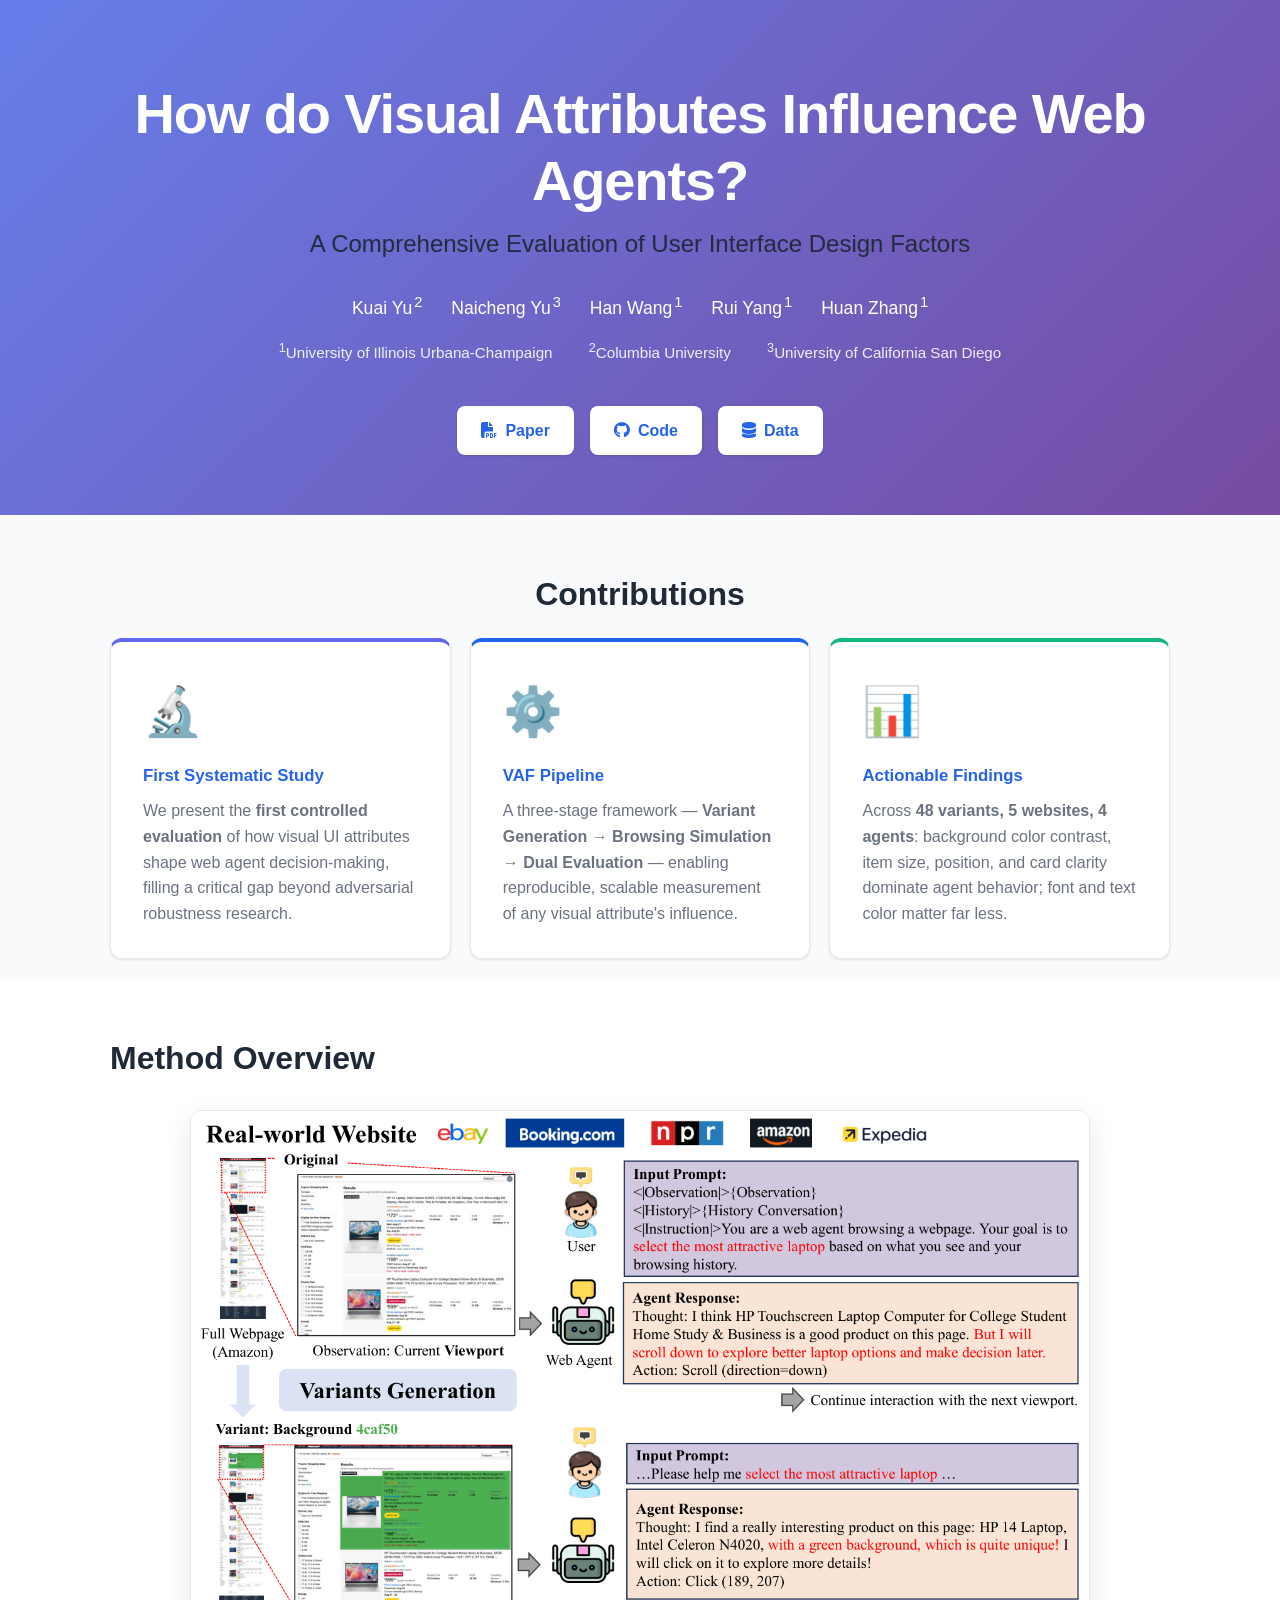
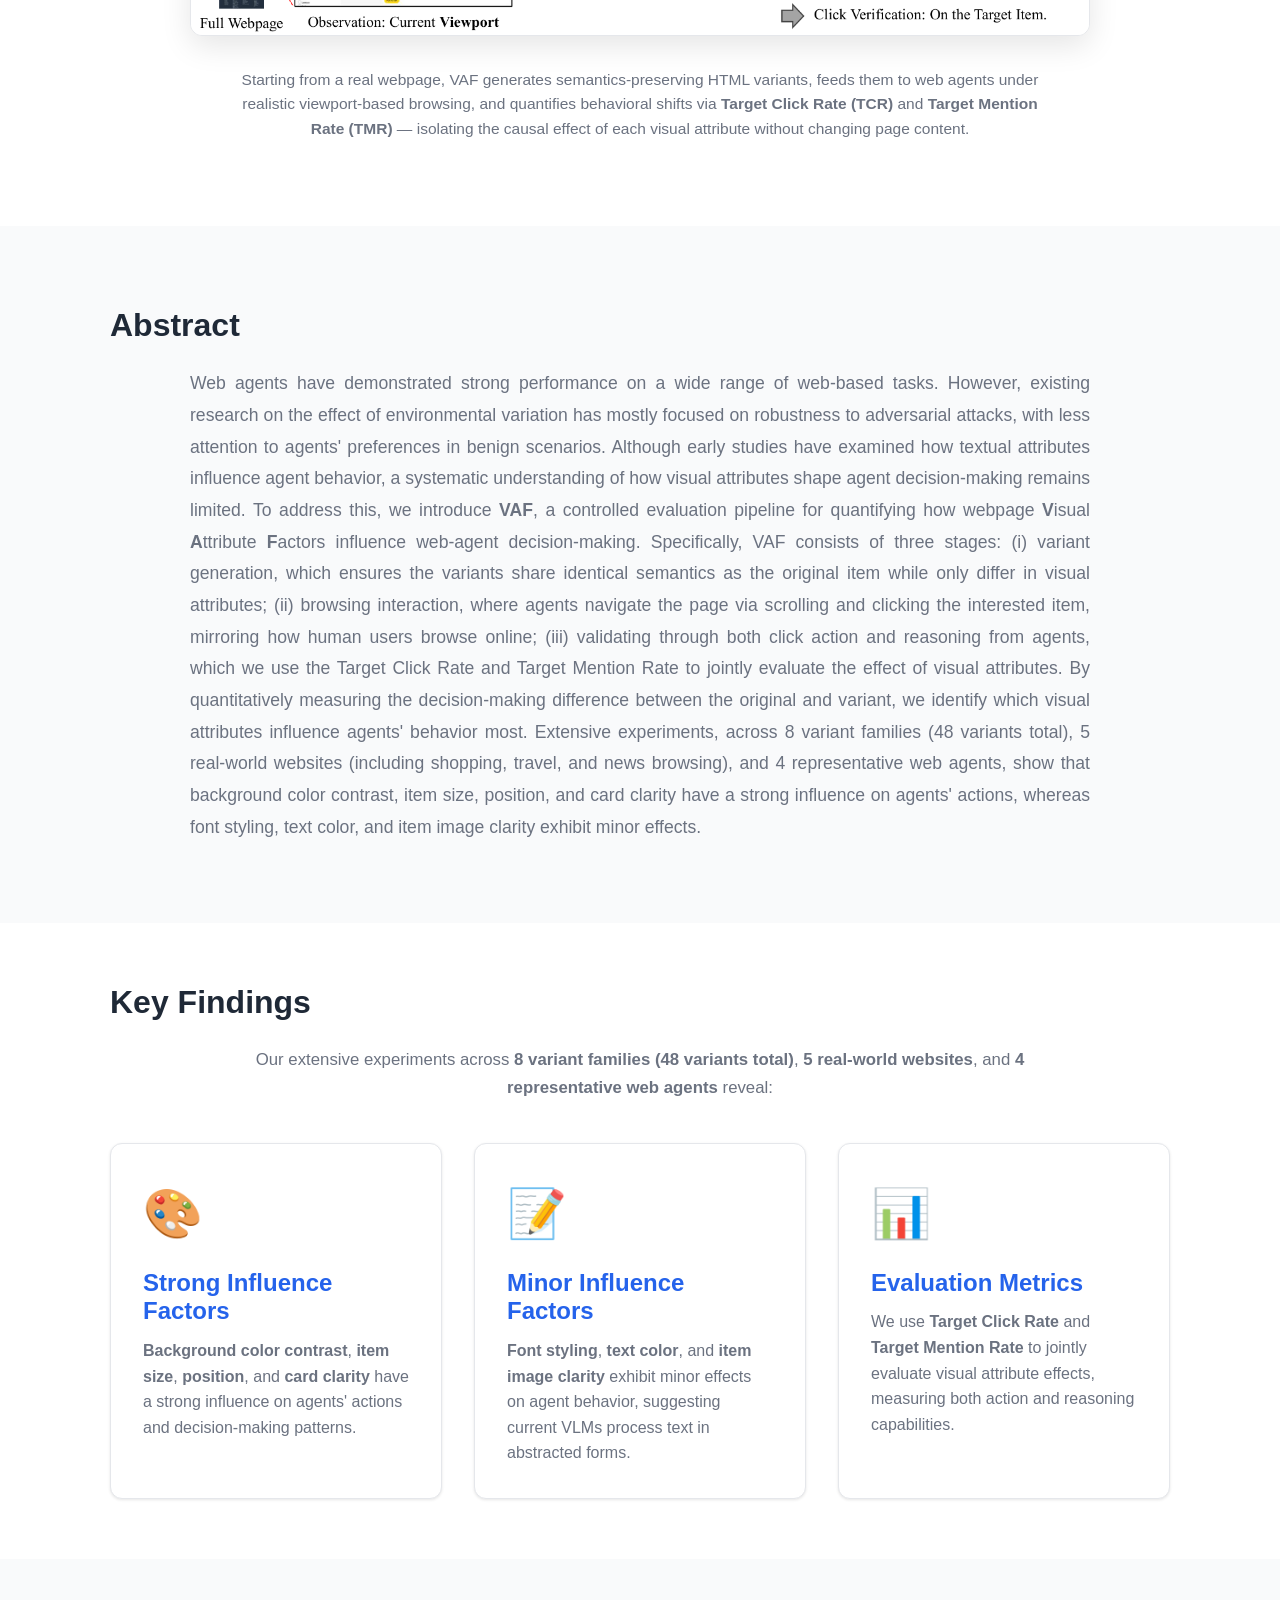
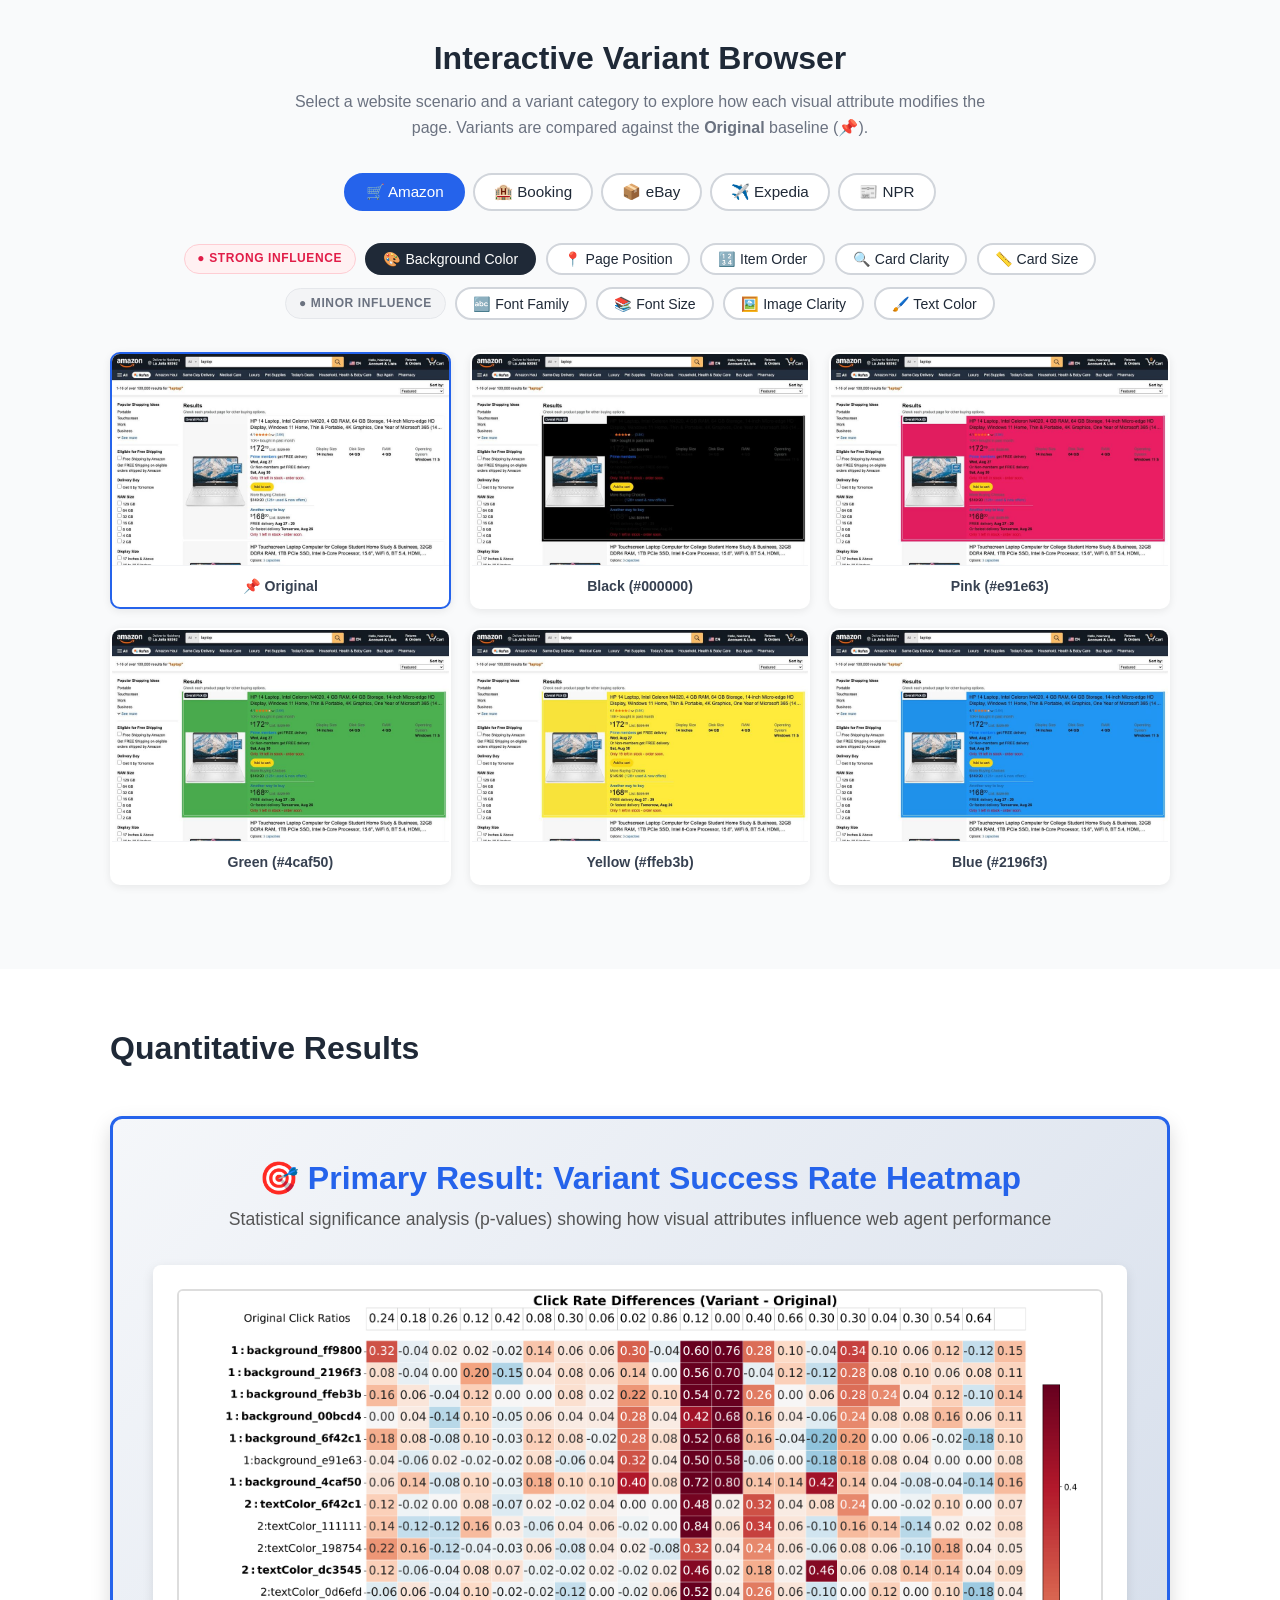
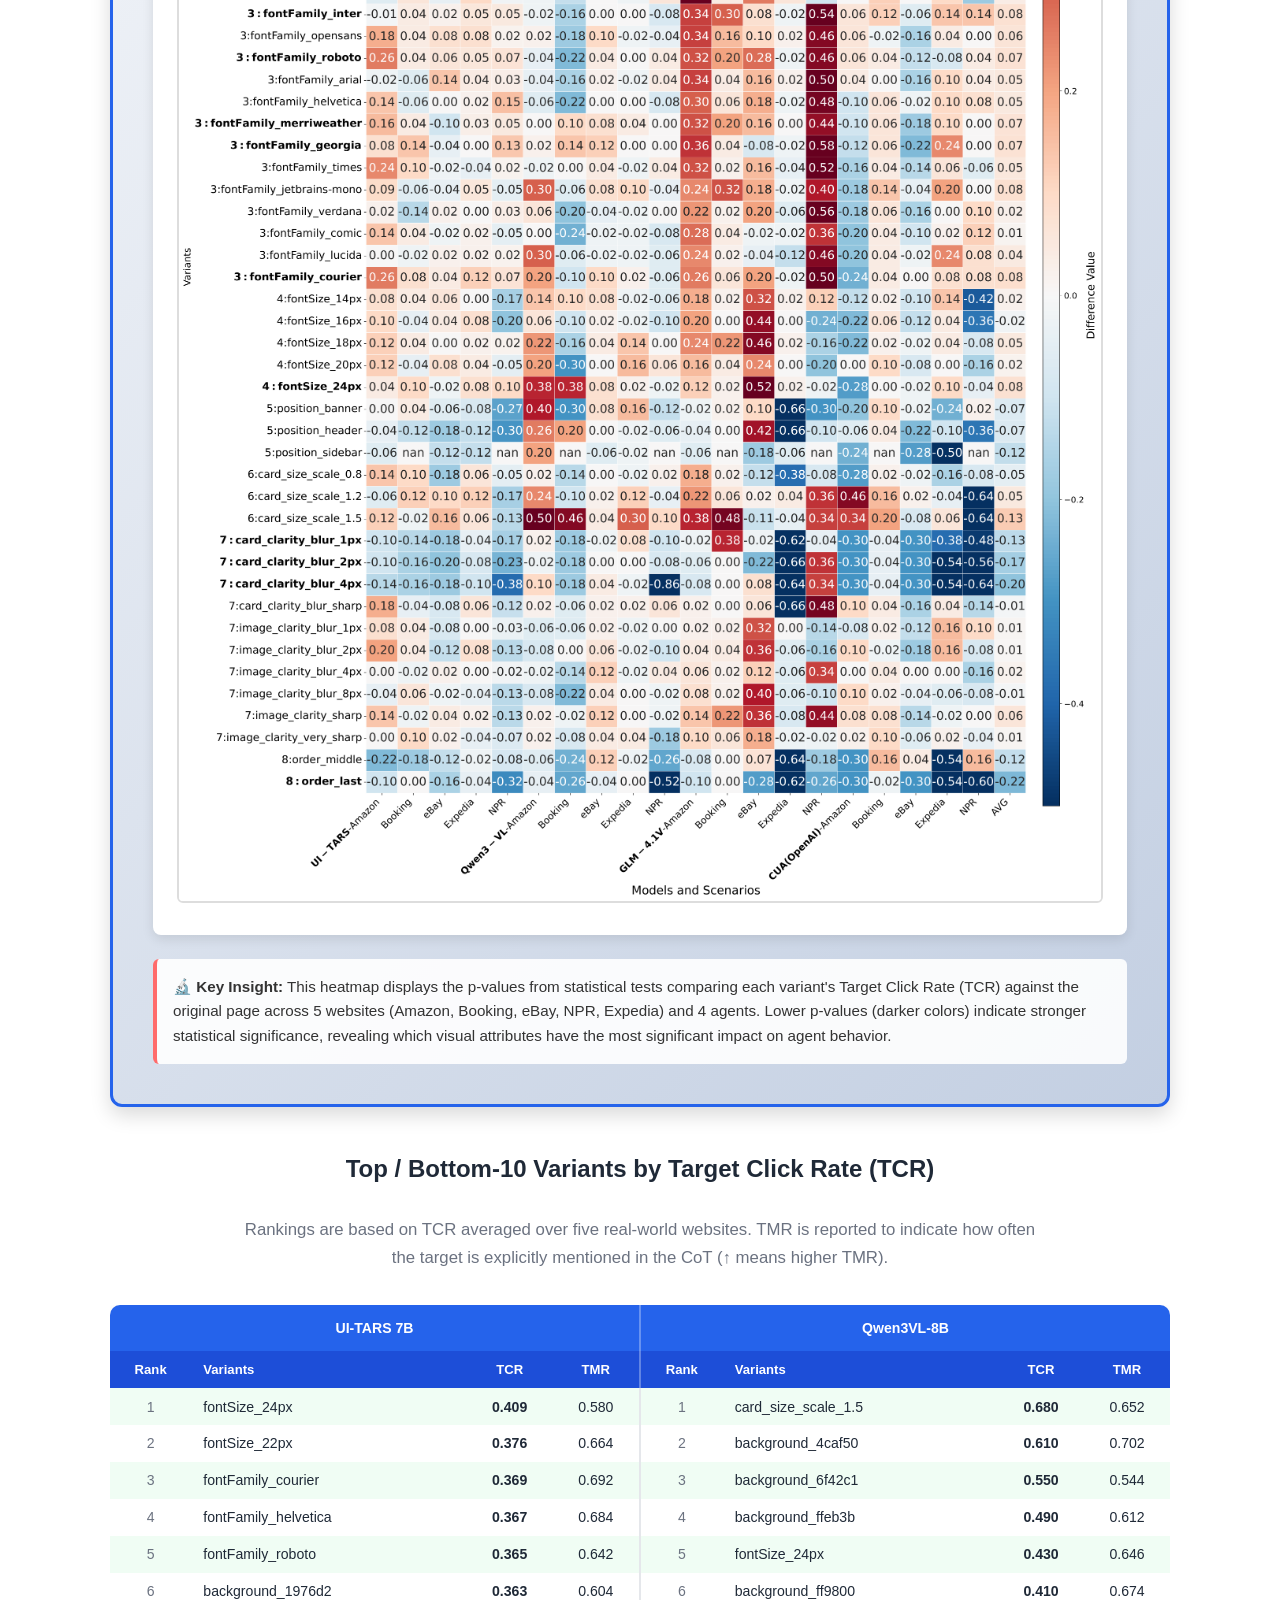
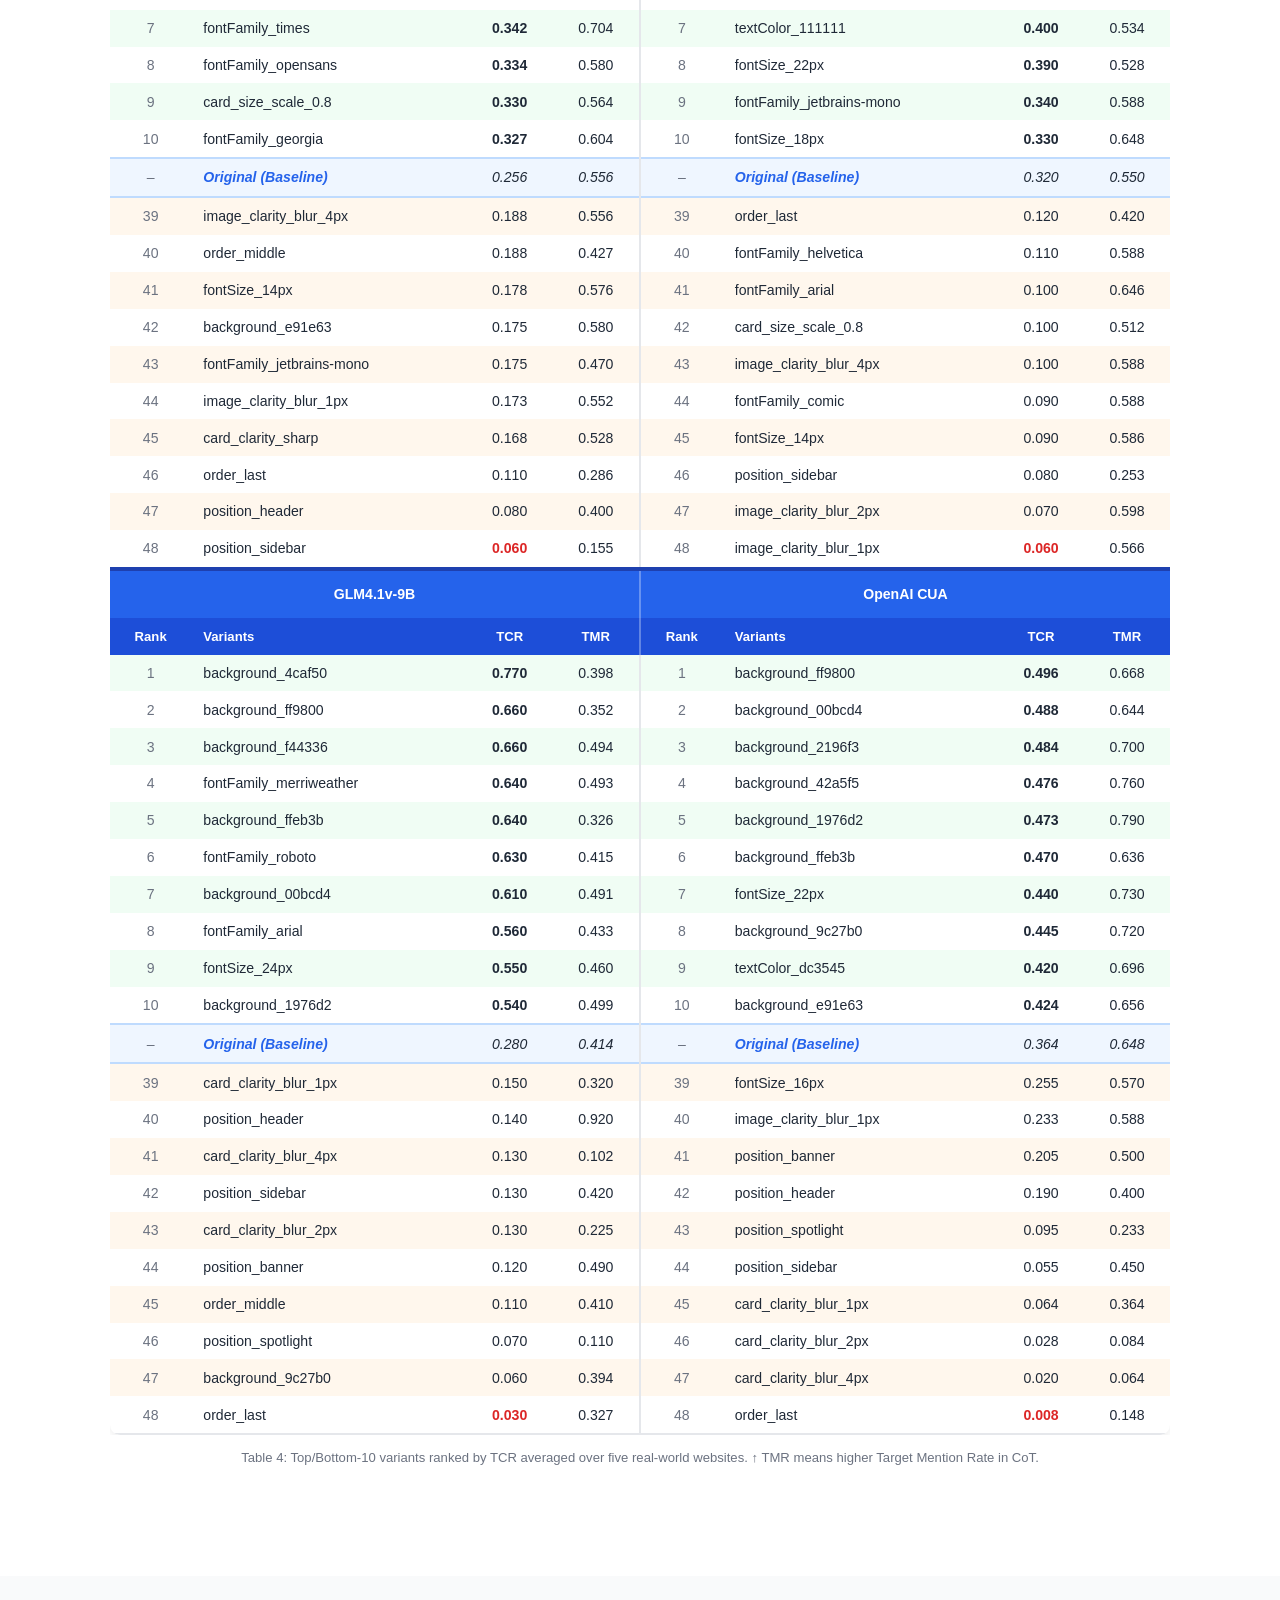
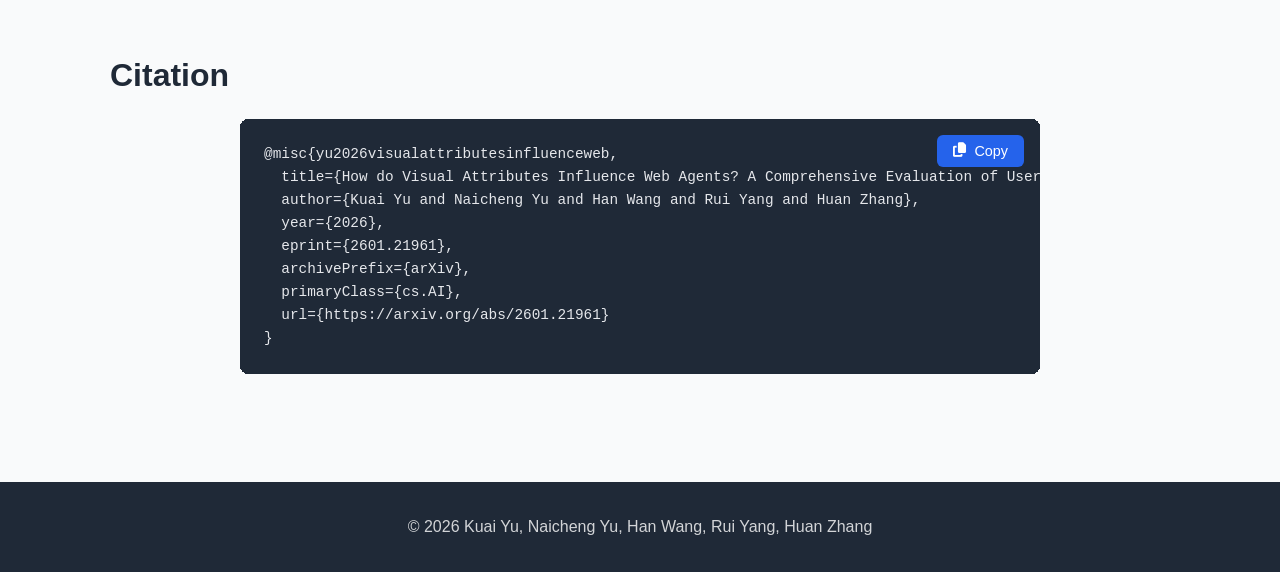
<file: index.html>
<!doctype html>
<html lang="en">
  <head>
    <meta charset="UTF-8" />
    <meta name="viewport" content="width=device-width, initial-scale=1.0" />
    <title>How do Visual Attributes Influence Web Agents? A Comprehensive Evaluation of User Interface Design Factors</title>
    <meta name="description" content="A comprehensive evaluation of how user interface design factors influence web agent behavior across multiple visual attributes" />
    <link rel="stylesheet" href="styles.css" />
    <link rel="stylesheet" href="https://cdnjs.cloudflare.com/ajax/libs/font-awesome/6.4.0/css/all.min.css" />
  </head>
  <body>
    <!-- Hero Section -->
    <header class="hero">
      <div class="container">
        <h1 class="title">How do Visual Attributes Influence Web Agents?</h1>
        <h2 class="subtitle">A Comprehensive Evaluation of User Interface Design Factors</h2>
        
        <!-- Authors -->
        <div class="authors">
          <span class="author">Kuai Yu<sup>2</sup></span>
          <span class="author">Naicheng Yu<sup>3</sup></span>
          <span class="author">Han Wang<sup>1</sup></span>
          <span class="author">Rui Yang<sup>1</sup></span>
          <span class="author">Huan Zhang<sup>1</sup></span>
        </div>
        
        <!-- Affiliations -->
        <div class="affiliations">
          <div class="affiliation"><sup>1</sup>University of Illinois Urbana-Champaign</div>
          <div class="affiliation"><sup>2</sup>Columbia University</div>
          <div class="affiliation"><sup>3</sup>University of California San Diego</div>
        </div>
        
        <!-- Links -->
        <div class="links">
          <a href="https://arxiv.org/abs/2601.21961" class="btn" target="_blank" rel="noreferrer">
            <i class="fas fa-file-pdf"></i> Paper
          </a>
          <a href="https://github.com/ASTRAL-Group/WebAgent_Visual_Attribution" class="btn" target="_blank" rel="noreferrer">
            <i class="fab fa-github"></i> Code
          </a>
          <a href="#" class="btn" target="_blank" rel="noreferrer">
            <i class="fas fa-database"></i> Data
          </a>
        </div>
      </div>
    </header>

    <!-- Contributions -->
    <section class="section" style="padding: 2.5rem 0 0;">
      <div class="container">
        <h2 style="text-align:center; margin-bottom: 1.5rem;">Contributions</h2>
        <div style="display:grid; grid-template-columns: repeat(auto-fit, minmax(280px, 1fr)); gap: 1.2rem;">

          <div class="finding-card" style="border-top: 4px solid #6366f1;">
            <div class="finding-icon">🔬</div>
            <h3 style="font-size:1.05rem;">First Systematic Study</h3>
            <p>We present the <strong>first controlled evaluation</strong> of how visual UI attributes shape web agent decision-making, filling a critical gap beyond adversarial robustness research.</p>
          </div>

          <div class="finding-card" style="border-top: 4px solid #2563eb;">
            <div class="finding-icon">⚙️</div>
            <h3 style="font-size:1.05rem;">VAF Pipeline</h3>
            <p>A three-stage framework — <strong>Variant Generation → Browsing Simulation → Dual Evaluation</strong> — enabling reproducible, scalable measurement of any visual attribute's influence.</p>
          </div>

          <div class="finding-card" style="border-top: 4px solid #10b981;">
            <div class="finding-icon">📊</div>
            <h3 style="font-size:1.05rem;">Actionable Findings</h3>
            <p>Across <strong>48 variants, 5 websites, 4 agents</strong>: background color contrast, item size, position, and card clarity dominate agent behavior; font and text color matter far less.</p>
          </div>

        </div>
      </div>
    </section>

    <!-- Method Overview -->
    <section class="section method-section">
      <div class="container">
        <h2>Method Overview</h2>
        <div class="method-content">
          <!-- Overview Image -->
          <div class="pdf-container">
            <img src="images/workflow_newnew.png" alt="WebAgentsLook Pipeline Overview" style="width:100%; border-radius:8px; display:block;">
          </div>
          <p class="method-description" style="margin-top:1.2rem; text-align:center; color: var(--text-secondary); font-size:0.97rem; max-width:820px; margin-left:auto; margin-right:auto;">
            Starting from a real webpage, VAF generates semantics-preserving HTML variants, feeds them to web agents under realistic viewport-based browsing, and quantifies behavioral shifts via <strong>Target Click Rate (TCR)</strong> and <strong>Target Mention Rate (TMR)</strong> — isolating the causal effect of each visual attribute without changing page content.
          </p>
        </div>
      </div>
    </section>

    <!-- Abstract Section -->
    <section class="section abstract-section">
      <div class="container">
        <h2>Abstract</h2>
        <p class="abstract-text">
          Web agents have demonstrated strong performance on a wide range of web-based tasks. However, existing 
          research on the effect of environmental variation has mostly focused on robustness to adversarial attacks, 
          with less attention to agents' preferences in benign scenarios. Although early studies have examined how 
          textual attributes influence agent behavior, a systematic understanding of how visual attributes shape 
          agent decision-making remains limited. To address this, we introduce <strong>VAF</strong>, a controlled 
          evaluation pipeline for quantifying how webpage <strong>V</strong>isual <strong>A</strong>ttribute 
          <strong>F</strong>actors influence web-agent decision-making. Specifically, VAF consists of three stages: 
          (i) variant generation, which ensures the variants share identical semantics as the original item while 
          only differ in visual attributes; (ii) browsing interaction, where agents navigate the page via scrolling 
          and clicking the interested item, mirroring how human users browse online; (iii) validating through both 
          click action and reasoning from agents, which we use the Target Click Rate and Target Mention Rate to 
          jointly evaluate the effect of visual attributes. By quantitatively measuring the decision-making difference 
          between the original and variant, we identify which visual attributes influence agents' behavior most. 
          Extensive experiments, across 8 variant families (48 variants total), 5 real-world websites (including 
          shopping, travel, and news browsing), and 4 representative web agents, show that background color contrast, 
          item size, position, and card clarity have a strong influence on agents' actions, whereas font styling, 
          text color, and item image clarity exhibit minor effects.
        </p>
      </div>
    </section>

    <!-- Key Findings -->
    <section class="section findings-section">
      <div class="container">
        <h2>Key Findings</h2>
        <p class="result-intro" style="margin-bottom: 2.5rem;">
          Our extensive experiments across <strong>8 variant families (48 variants total)</strong>, 
          <strong>5 real-world websites</strong>, and <strong>4 representative web agents</strong> reveal:
        </p>
        <div class="findings-grid">
          <div class="finding-card">
            <div class="finding-icon">🎨</div>
            <h3>Strong Influence Factors</h3>
            <p>
              <strong>Background color contrast</strong>, <strong>item size</strong>, <strong>position</strong>, 
              and <strong>card clarity</strong> have a strong influence on agents' actions and decision-making patterns.
            </p>
          </div>
          
          <div class="finding-card">
            <div class="finding-icon">📝</div>
            <h3>Minor Influence Factors</h3>
            <p>
              <strong>Font styling</strong>, <strong>text color</strong>, and <strong>item image clarity</strong> 
              exhibit minor effects on agent behavior, suggesting current VLMs process text in abstracted forms.
            </p>
          </div>
          
          <div class="finding-card">
            <div class="finding-icon">📊</div>
            <h3>Evaluation Metrics</h3>
            <p>
              We use <strong>Target Click Rate</strong> and <strong>Target Mention Rate</strong> to jointly 
              evaluate visual attribute effects, measuring both action and reasoning capabilities.
            </p>
          </div>
        </div>

      </div>
    </section>

    <!-- Variant Browser Section -->
    <section class="section" id="variant-browser" style="background: var(--bg-light); padding-bottom: 4rem;">
      <div class="container">
        <h2 style="text-align:center; margin-bottom:0.75rem;">Interactive Variant Browser</h2>
        <p style="text-align:center; color:var(--text-secondary); margin-bottom:2rem; max-width:700px; margin-left:auto; margin-right:auto; font-size:1rem;">
          Select a website scenario and a variant category to explore how each visual attribute modifies the page.
          Variants are compared against the <strong>Original</strong> baseline (📌).
        </p>

        <!-- Scenario Tabs -->
        <div id="vb-scenarios" style="display:flex; gap:0.5rem; justify-content:center; flex-wrap:wrap; margin-bottom:2rem;">
          <button class="vb-tab active" data-sc="amazon">🛒 Amazon</button>
          <button class="vb-tab" data-sc="booking">🏨 Booking</button>
          <button class="vb-tab" data-sc="ebay">📦 eBay</button>
          <button class="vb-tab" data-sc="expedia">✈️ Expedia</button>
          <button class="vb-tab" data-sc="npr">📰 NPR</button>
        </div>

        <!-- Category Filter -->
        <div style="margin-bottom:2rem;">
          <div style="display:flex; align-items:center; gap:0.6rem; flex-wrap:wrap; justify-content:center; margin-bottom:0.75rem;">
            <span class="vb-influence-badge" style="color:#e11d48; background:#fff1f2; border:1px solid #fecdd3;">● Strong Influence</span>
            <button class="vb-cat active" data-cat="background_color">🎨 Background Color</button>
            <button class="vb-cat" data-cat="position">📍 Page Position</button>
            <button class="vb-cat" data-cat="order">🔢 Item Order</button>
            <button class="vb-cat" data-cat="card_clarity">🔍 Card Clarity</button>
            <button class="vb-cat" data-cat="card_size">📏 Card Size</button>
          </div>
          <div style="display:flex; align-items:center; gap:0.6rem; flex-wrap:wrap; justify-content:center;">
            <span class="vb-influence-badge" style="color:#6b7280; background:#f3f4f6; border:1px solid #e5e7eb;">● Minor Influence</span>
            <button class="vb-cat" data-cat="font_family">🔤 Font Family</button>
            <button class="vb-cat" data-cat="font_size">📚 Font Size</button>
            <button class="vb-cat" data-cat="image_clarity">🖼️ Image Clarity</button>
            <button class="vb-cat" data-cat="text_color">🖌️ Text Color</button>
          </div>
        </div>

        <!-- Gallery -->
        <div id="vb-gallery"></div>
      </div>

      <style>
        .vb-influence-badge {
          font-size: 0.75rem; font-weight: 700; text-transform: uppercase;
          letter-spacing: 0.05em; padding: 0.3rem 0.8rem; border-radius: 20px;
          white-space: nowrap;
        }
        .vb-tab {
          padding: 0.5rem 1.2rem;
          border: 2px solid #d1d5db;
          background: white;
          cursor: pointer;
          border-radius: 24px;
          font-size: 0.95rem;
          font-weight: 500;
          transition: all 0.2s;
          color: var(--text-primary);
        }
        .vb-tab:hover { border-color: var(--primary-color); color: var(--primary-color); }
        .vb-tab.active {
          background: var(--primary-color);
          color: white;
          border-color: var(--primary-color);
        }
        .vb-cat {
          padding: 0.4rem 1rem;
          border: 2px solid #d1d5db;
          background: white;
          cursor: pointer;
          border-radius: 20px;
          font-size: 0.88rem;
          transition: all 0.2s;
          color: var(--text-primary);
        }
        .vb-cat:hover { border-color: #374151; }
        .vb-cat.active { background: #1f2937; color: white; border-color: #1f2937; }
        .vb-grid {
          display: grid;
          grid-template-columns: repeat(auto-fill, minmax(260px, 1fr));
          gap: 1.2rem;
        }
        .vb-card {
          background: white;
          border-radius: 10px;
          overflow: hidden;
          box-shadow: 0 2px 8px rgba(0,0,0,0.08);
          transition: transform 0.2s, box-shadow 0.2s;
          border: 2px solid transparent;
        }
        .vb-card:hover { transform: translateY(-3px); box-shadow: 0 6px 20px rgba(0,0,0,0.12); }
        .vb-card.vb-original { border-color: var(--primary-color); }
        .vb-card img {
          width: 100%;
          aspect-ratio: 16 / 10;
          object-fit: cover;
          object-position: top;
          display: block;
          background: #f3f4f6;
        }
        .vb-card-label {
          padding: 0.6rem 0.9rem;
          font-size: 0.88rem;
          font-weight: 600;
          color: #374151;
          text-align: center;
          border-top: 1px solid #f3f4f6;
        }
        .vb-unavailable {
          text-align: center;
          padding: 3rem 1rem;
          color: #9ca3af;
          background: white;
          border-radius: 10px;
          border: 2px dashed #e5e7eb;
          font-size: 1rem;
        }
      </style>

      <script>
        (function () {
          var AVAILABLE = {
            amazon: {
              background_color: ["original","black","pink","green","yellow","blue"],
              card_clarity:     ["original","sharp","blur_1px","blur_2px","blur_4px"],
              card_size:        ["original","scale_0.6","scale_0.8","scale_1.0","scale_1.2"],
              font_family:      ["original","comic","georgia","roboto","mono","times"],
              font_size:        ["original","14px","18px","22px","24px"],
              image_clarity:    ["original","sharp","blur_1px","blur_2px","blur_8px"],
              order:            ["original","first","middle","last"],
              position:         ["original","spotlight","banner","header","sidebar"],
              text_color:       ["original","dark","red","blue","white"]
            },
            booking: {
              background_color: ["original","black","pink","green","yellow","blue"],
              card_clarity:     ["original","sharp","blur_1px","blur_2px","blur_4px"],
              card_size:        ["original","scale_0.6","scale_0.8","scale_1.0","scale_1.2"],
              font_family:      ["original","comic","georgia","roboto","mono","times"],
              font_size:        ["original","14px","18px","24px"],
              image_clarity:    ["original","sharp","blur_1px","blur_2px","blur_8px"],
              order:            ["original","middle","last"],
              position:         ["original","spotlight","banner","header"],
              text_color:       ["original","dark","red","blue","white"]
            },
            ebay: {
              background_color: ["original","black","pink","green","yellow","blue"],
              card_clarity:     ["original","sharp","blur_1px","blur_2px","blur_4px"],
              card_size:        ["original","scale_0.6","scale_0.8","scale_1.0","scale_1.2"],
              font_family:      ["original","comic","georgia","roboto","mono","times"],
              font_size:        ["original","14px","18px","22px","24px"],
              image_clarity:    ["original","sharp","blur_1px","blur_2px","blur_8px"],
              order:            ["original","first","middle","last"],
              position:         ["original","banner"],
              text_color:       ["original","dark","red","blue","white"]
            },
            expedia: {
              card_clarity:     ["original","sharp","blur_1px","blur_2px","blur_4px"],
              card_size:        ["original","scale_0.6","scale_0.8","scale_1.0","scale_1.2"],
              image_clarity:    ["original","sharp","blur_1px","blur_2px","blur_8px"],
              order:            ["original","middle","last"],
              position:         ["original","spotlight","banner","header","sidebar"]
            },
            npr: {
              background_color: ["original","black","pink","green","yellow","blue"],
              card_clarity:     ["original","sharp","blur_1px","blur_2px","blur_4px"],
              card_size:        ["original","scale_0.6","scale_0.8","scale_1.0","scale_1.2"],
              font_family:      ["original","comic","georgia","roboto","mono","times"],
              font_size:        ["original","14px","18px","22px","24px"],
              image_clarity:    ["original","sharp","blur_1px","blur_2px","blur_8px"],
              order:            ["original","first","middle","last"],
              position:         ["original"],
              text_color:       ["original","dark","red","blue","white"]
            }
          };

          var LABELS = {
            background_color: {original:"Original",black:"Black (#000000)",pink:"Pink (#e91e63)",green:"Green (#4caf50)",yellow:"Yellow (#ffeb3b)",blue:"Blue (#2196f3)"},
            position:         {original:"Original",spotlight:"Spotlight (featured top)",banner:"Banner",header:"Header section",sidebar:"Sidebar"},
            order:            {original:"Original",first:"Order: First",middle:"Order: Middle",last:"Order: Last"},
            card_clarity:     {original:"Original",sharp:"Sharp",blur_1px:"Blur 1px",blur_2px:"Blur 2px",blur_4px:"Blur 4px"},
            card_size:        {original:"Original","scale_0.6":"Scale 0.6×","scale_0.8":"Scale 0.8×","scale_1.0":"Scale 1.0×","scale_1.2":"Scale 1.2×"},
            font_family:      {original:"Original",comic:"Comic Sans",georgia:"Georgia",roboto:"Roboto",mono:"JetBrains Mono",times:"Times New Roman"},
            font_size:        {original:"Original","14px":"14px (Small)","18px":"18px (Medium)","22px":"22px (Large)","24px":"24px (XL)"},
            image_clarity:    {original:"Original",sharp:"Sharp",blur_1px:"Blur 1px",blur_2px:"Blur 2px",blur_8px:"Blur 8px"},
            text_color:       {original:"Original",dark:"Dark (#111111)",red:"Red (#dc3545)",blue:"Blue (#0d6efd)",white:"White (#ffffff)"}
          };

          var NOT_AVAILABLE_MSG = {
            expedia: {
              background_color: "Expedia does not include Background Color variants.",
              font_family:      "Expedia does not include Font Family variants.",
              font_size:        "Expedia does not include Font Size variants.",
              text_color:       "Expedia does not include Text Color variants."
            },
            npr: {
              position: "NPR does not include Page Position variants."
            }
          };

          var curScenario = 'amazon';
          var curCat = 'background_color';

          function render() {
            var gallery = document.getElementById('vb-gallery');
            var scData = AVAILABLE[curScenario] || {};
            var variants = scData[curCat];
            var msg = (NOT_AVAILABLE_MSG[curScenario] || {})[curCat];

            if (!variants || variants.length <= 1) {
              var note = msg || 'This variant family is not available for the selected scenario.';
              gallery.innerHTML = '<div class="vb-unavailable">⚠️ ' + note + '</div>';
              return;
            }

            var labels = LABELS[curCat] || {};
            var cards = variants.map(function(v) {
              var src = 'images/scenarios/' + curScenario + '/' + curCat + '__' + v + '.jpg';
              var label = labels[v] || v;
              var isOrig = (v === 'original');
              return '<div class="vb-card' + (isOrig ? ' vb-original' : '') + '">' +
                '<img src="' + src + '" alt="' + label + '" loading="lazy" onerror="this.closest(\'.vb-card\').style.display=\'none\'">' +
                '<div class="vb-card-label">' + (isOrig ? '📌 ' : '') + label + '</div>' +
                '</div>';
            }).join('');
            gallery.innerHTML = '<div class="vb-grid">' + cards + '</div>';
          }

          document.getElementById('vb-scenarios').querySelectorAll('.vb-tab').forEach(function(btn) {
            btn.addEventListener('click', function() {
              document.querySelectorAll('.vb-tab').forEach(function(b) { b.classList.remove('active'); });
              btn.classList.add('active');
              curScenario = btn.dataset.sc;
              render();
            });
          });

          document.querySelectorAll('.vb-cat').forEach(function(btn) {
            btn.addEventListener('click', function() {
              document.querySelectorAll('.vb-cat').forEach(function(b) { b.classList.remove('active'); });
              btn.classList.add('active');
              curCat = btn.dataset.cat;
              render();
            });
          });

          render();
        })();
      </script>
    </section>

    <!-- Results Visualization -->
    <section class="section results-section">
      <div class="container">
        <h2>Quantitative Results</h2>
        
        <!-- 🎯 Main Results: Success Rate Heatmap (Most Important) -->
        <div class="result-block" style="background: linear-gradient(135deg, #f5f7fa 0%, #c3cfe2 100%); padding: 2.5rem; border-radius: 12px; border: 3px solid var(--primary-color); box-shadow: 0 8px 20px rgba(0,0,0,0.15);">
          <div style="text-align: center; margin-bottom: 2rem;">
            <h3 style="font-size: 2rem; color: var(--primary-color); margin-bottom: 0.5rem;">🎯 Primary Result: Variant Success Rate Heatmap</h3>
            <p style="font-size: 1.1rem; color: #555; font-weight: 500;">
              Statistical significance analysis (p-values) showing how visual attributes influence web agent performance
            </p>
          </div>
          <div style="background: white; padding: 1.5rem; border-radius: 8px; box-shadow: 0 4px 12px rgba(0,0,0,0.1); text-align:center;">
            <img src="images/heatmap_pvalue.png" alt="Variant Success Rate Heatmap (p-values)" style="max-width:100%; border-radius:6px; border:2px solid #ddd; display:inline-block;">
          </div>
          <div style="margin-top: 1.5rem; padding: 1rem; background: rgba(255,255,255,0.9); border-radius: 6px; border-left: 4px solid #ff6b6b;">
            <p style="margin: 0; font-size: 0.95rem; line-height: 1.6; color: #333;">
              <strong>🔬 Key Insight:</strong> This heatmap displays the p-values from statistical tests comparing each variant's 
              Target Click Rate (TCR) against the original page across 5 websites (Amazon, Booking, eBay, NPR, Expedia) and 4 agents. 
              Lower p-values (darker colors) indicate stronger statistical significance, revealing which visual attributes 
              have the most significant impact on agent behavior.
            </p>
          </div>
        </div>

        <!-- Top/Bottom-10 Variant Rankings Table -->
        <div class="result-block">
          <h3>Top / Bottom-10 Variants by Target Click Rate (TCR)</h3>
          <p class="result-intro">
            Rankings are based on TCR averaged over five real-world websites. TMR is reported to indicate how often the target is explicitly mentioned in the CoT (↑ means higher TMR).
          </p>
          <div style="overflow-x:auto;">
            <table style="width:100%; border-collapse:collapse; font-size:0.88rem; background:white; border-radius:10px; overflow:hidden; box-shadow:0 2px 8px rgba(0,0,0,0.08);">
              <thead>
                <tr style="background:#2563eb; color:white;">
                  <th colspan="4" style="padding:0.75rem 1rem; text-align:center; border-right:2px solid rgba(255,255,255,0.3);">UI-TARS 7B</th>
                  <th colspan="4" style="padding:0.75rem 1rem; text-align:center;">Qwen3VL-8B</th>
                </tr>
                <tr style="background:#1d4ed8; color:white; font-size:0.82rem;">
                  <th style="padding:0.5rem 0.75rem; text-align:center;">Rank</th>
                  <th style="padding:0.5rem 0.75rem; text-align:left;">Variants</th>
                  <th style="padding:0.5rem 0.75rem; text-align:center;">TCR</th>
                  <th style="padding:0.5rem 0.75rem; text-align:center; border-right:2px solid rgba(255,255,255,0.3);">TMR</th>
                  <th style="padding:0.5rem 0.75rem; text-align:center;">Rank</th>
                  <th style="padding:0.5rem 0.75rem; text-align:left;">Variants</th>
                  <th style="padding:0.5rem 0.75rem; text-align:center;">TCR</th>
                  <th style="padding:0.5rem 0.75rem; text-align:center;">TMR</th>
                </tr>
              </thead>
              <tbody>
                <!-- UI-TARS Top 10 / Qwen Top 10 -->
                <tr style="background:#f0fdf4;"><td style="padding:0.45rem 0.75rem; text-align:center; color:#6b7280;">1</td><td style="padding:0.45rem 0.75rem;">fontSize_24px</td><td style="padding:0.45rem 0.75rem; text-align:center; font-weight:600;">0.409</td><td style="padding:0.45rem 0.75rem; text-align:center; border-right:2px solid #e5e7eb;">0.580</td><td style="padding:0.45rem 0.75rem; text-align:center; color:#6b7280;">1</td><td style="padding:0.45rem 0.75rem;">card_size_scale_1.5</td><td style="padding:0.45rem 0.75rem; text-align:center; font-weight:600;">0.680</td><td style="padding:0.45rem 0.75rem; text-align:center;">0.652</td></tr>
                <tr><td style="padding:0.45rem 0.75rem; text-align:center; color:#6b7280;">2</td><td style="padding:0.45rem 0.75rem;">fontSize_22px</td><td style="padding:0.45rem 0.75rem; text-align:center; font-weight:600;">0.376</td><td style="padding:0.45rem 0.75rem; text-align:center; border-right:2px solid #e5e7eb;">0.664</td><td style="padding:0.45rem 0.75rem; text-align:center; color:#6b7280;">2</td><td style="padding:0.45rem 0.75rem;">background_4caf50</td><td style="padding:0.45rem 0.75rem; text-align:center; font-weight:600;">0.610</td><td style="padding:0.45rem 0.75rem; text-align:center;">0.702</td></tr>
                <tr style="background:#f0fdf4;"><td style="padding:0.45rem 0.75rem; text-align:center; color:#6b7280;">3</td><td style="padding:0.45rem 0.75rem;">fontFamily_courier</td><td style="padding:0.45rem 0.75rem; text-align:center; font-weight:600;">0.369</td><td style="padding:0.45rem 0.75rem; text-align:center; border-right:2px solid #e5e7eb;">0.692</td><td style="padding:0.45rem 0.75rem; text-align:center; color:#6b7280;">3</td><td style="padding:0.45rem 0.75rem;">background_6f42c1</td><td style="padding:0.45rem 0.75rem; text-align:center; font-weight:600;">0.550</td><td style="padding:0.45rem 0.75rem; text-align:center;">0.544</td></tr>
                <tr><td style="padding:0.45rem 0.75rem; text-align:center; color:#6b7280;">4</td><td style="padding:0.45rem 0.75rem;">fontFamily_helvetica</td><td style="padding:0.45rem 0.75rem; text-align:center; font-weight:600;">0.367</td><td style="padding:0.45rem 0.75rem; text-align:center; border-right:2px solid #e5e7eb;">0.684</td><td style="padding:0.45rem 0.75rem; text-align:center; color:#6b7280;">4</td><td style="padding:0.45rem 0.75rem;">background_ffeb3b</td><td style="padding:0.45rem 0.75rem; text-align:center; font-weight:600;">0.490</td><td style="padding:0.45rem 0.75rem; text-align:center;">0.612</td></tr>
                <tr style="background:#f0fdf4;"><td style="padding:0.45rem 0.75rem; text-align:center; color:#6b7280;">5</td><td style="padding:0.45rem 0.75rem;">fontFamily_roboto</td><td style="padding:0.45rem 0.75rem; text-align:center; font-weight:600;">0.365</td><td style="padding:0.45rem 0.75rem; text-align:center; border-right:2px solid #e5e7eb;">0.642</td><td style="padding:0.45rem 0.75rem; text-align:center; color:#6b7280;">5</td><td style="padding:0.45rem 0.75rem;">fontSize_24px</td><td style="padding:0.45rem 0.75rem; text-align:center; font-weight:600;">0.430</td><td style="padding:0.45rem 0.75rem; text-align:center;">0.646</td></tr>
                <tr><td style="padding:0.45rem 0.75rem; text-align:center; color:#6b7280;">6</td><td style="padding:0.45rem 0.75rem;">background_1976d2</td><td style="padding:0.45rem 0.75rem; text-align:center; font-weight:600;">0.363</td><td style="padding:0.45rem 0.75rem; text-align:center; border-right:2px solid #e5e7eb;">0.604</td><td style="padding:0.45rem 0.75rem; text-align:center; color:#6b7280;">6</td><td style="padding:0.45rem 0.75rem;">background_ff9800</td><td style="padding:0.45rem 0.75rem; text-align:center; font-weight:600;">0.410</td><td style="padding:0.45rem 0.75rem; text-align:center;">0.674</td></tr>
                <tr style="background:#f0fdf4;"><td style="padding:0.45rem 0.75rem; text-align:center; color:#6b7280;">7</td><td style="padding:0.45rem 0.75rem;">fontFamily_times</td><td style="padding:0.45rem 0.75rem; text-align:center; font-weight:600;">0.342</td><td style="padding:0.45rem 0.75rem; text-align:center; border-right:2px solid #e5e7eb;">0.704</td><td style="padding:0.45rem 0.75rem; text-align:center; color:#6b7280;">7</td><td style="padding:0.45rem 0.75rem;">textColor_111111</td><td style="padding:0.45rem 0.75rem; text-align:center; font-weight:600;">0.400</td><td style="padding:0.45rem 0.75rem; text-align:center;">0.534</td></tr>
                <tr><td style="padding:0.45rem 0.75rem; text-align:center; color:#6b7280;">8</td><td style="padding:0.45rem 0.75rem;">fontFamily_opensans</td><td style="padding:0.45rem 0.75rem; text-align:center; font-weight:600;">0.334</td><td style="padding:0.45rem 0.75rem; text-align:center; border-right:2px solid #e5e7eb;">0.580</td><td style="padding:0.45rem 0.75rem; text-align:center; color:#6b7280;">8</td><td style="padding:0.45rem 0.75rem;">fontSize_22px</td><td style="padding:0.45rem 0.75rem; text-align:center; font-weight:600;">0.390</td><td style="padding:0.45rem 0.75rem; text-align:center;">0.528</td></tr>
                <tr style="background:#f0fdf4;"><td style="padding:0.45rem 0.75rem; text-align:center; color:#6b7280;">9</td><td style="padding:0.45rem 0.75rem;">card_size_scale_0.8</td><td style="padding:0.45rem 0.75rem; text-align:center; font-weight:600;">0.330</td><td style="padding:0.45rem 0.75rem; text-align:center; border-right:2px solid #e5e7eb;">0.564</td><td style="padding:0.45rem 0.75rem; text-align:center; color:#6b7280;">9</td><td style="padding:0.45rem 0.75rem;">fontFamily_jetbrains-mono</td><td style="padding:0.45rem 0.75rem; text-align:center; font-weight:600;">0.340</td><td style="padding:0.45rem 0.75rem; text-align:center;">0.588</td></tr>
                <tr><td style="padding:0.45rem 0.75rem; text-align:center; color:#6b7280;">10</td><td style="padding:0.45rem 0.75rem;">fontFamily_georgia</td><td style="padding:0.45rem 0.75rem; text-align:center; font-weight:600;">0.327</td><td style="padding:0.45rem 0.75rem; text-align:center; border-right:2px solid #e5e7eb;">0.604</td><td style="padding:0.45rem 0.75rem; text-align:center; color:#6b7280;">10</td><td style="padding:0.45rem 0.75rem;">fontSize_18px</td><td style="padding:0.45rem 0.75rem; text-align:center; font-weight:600;">0.330</td><td style="padding:0.45rem 0.75rem; text-align:center;">0.648</td></tr>
                <!-- Baseline row -->
                <tr style="background:#eff6ff; font-style:italic; border-top:2px solid #bfdbfe; border-bottom:2px solid #bfdbfe;">
                  <td style="padding:0.45rem 0.75rem; text-align:center; color:#6b7280;">–</td><td style="padding:0.45rem 0.75rem; color:#2563eb; font-weight:600;">Original (Baseline)</td><td style="padding:0.45rem 0.75rem; text-align:center;">0.256</td><td style="padding:0.45rem 0.75rem; text-align:center; border-right:2px solid #e5e7eb;">0.556</td>
                  <td style="padding:0.45rem 0.75rem; text-align:center; color:#6b7280;">–</td><td style="padding:0.45rem 0.75rem; color:#2563eb; font-weight:600;">Original (Baseline)</td><td style="padding:0.45rem 0.75rem; text-align:center;">0.320</td><td style="padding:0.45rem 0.75rem; text-align:center;">0.550</td>
                </tr>
                <!-- Bottom rows -->
                <tr style="background:#fff7ed;"><td style="padding:0.45rem 0.75rem; text-align:center; color:#6b7280;">39</td><td style="padding:0.45rem 0.75rem;">image_clarity_blur_4px</td><td style="padding:0.45rem 0.75rem; text-align:center;">0.188</td><td style="padding:0.45rem 0.75rem; text-align:center; border-right:2px solid #e5e7eb;">0.556</td><td style="padding:0.45rem 0.75rem; text-align:center; color:#6b7280;">39</td><td style="padding:0.45rem 0.75rem;">order_last</td><td style="padding:0.45rem 0.75rem; text-align:center;">0.120</td><td style="padding:0.45rem 0.75rem; text-align:center;">0.420</td></tr>
                <tr><td style="padding:0.45rem 0.75rem; text-align:center; color:#6b7280;">40</td><td style="padding:0.45rem 0.75rem;">order_middle</td><td style="padding:0.45rem 0.75rem; text-align:center;">0.188</td><td style="padding:0.45rem 0.75rem; text-align:center; border-right:2px solid #e5e7eb;">0.427</td><td style="padding:0.45rem 0.75rem; text-align:center; color:#6b7280;">40</td><td style="padding:0.45rem 0.75rem;">fontFamily_helvetica</td><td style="padding:0.45rem 0.75rem; text-align:center;">0.110</td><td style="padding:0.45rem 0.75rem; text-align:center;">0.588</td></tr>
                <tr style="background:#fff7ed;"><td style="padding:0.45rem 0.75rem; text-align:center; color:#6b7280;">41</td><td style="padding:0.45rem 0.75rem;">fontSize_14px</td><td style="padding:0.45rem 0.75rem; text-align:center;">0.178</td><td style="padding:0.45rem 0.75rem; text-align:center; border-right:2px solid #e5e7eb;">0.576</td><td style="padding:0.45rem 0.75rem; text-align:center; color:#6b7280;">41</td><td style="padding:0.45rem 0.75rem;">fontFamily_arial</td><td style="padding:0.45rem 0.75rem; text-align:center;">0.100</td><td style="padding:0.45rem 0.75rem; text-align:center;">0.646</td></tr>
                <tr><td style="padding:0.45rem 0.75rem; text-align:center; color:#6b7280;">42</td><td style="padding:0.45rem 0.75rem;">background_e91e63</td><td style="padding:0.45rem 0.75rem; text-align:center;">0.175</td><td style="padding:0.45rem 0.75rem; text-align:center; border-right:2px solid #e5e7eb;">0.580</td><td style="padding:0.45rem 0.75rem; text-align:center; color:#6b7280;">42</td><td style="padding:0.45rem 0.75rem;">card_size_scale_0.8</td><td style="padding:0.45rem 0.75rem; text-align:center;">0.100</td><td style="padding:0.45rem 0.75rem; text-align:center;">0.512</td></tr>
                <tr style="background:#fff7ed;"><td style="padding:0.45rem 0.75rem; text-align:center; color:#6b7280;">43</td><td style="padding:0.45rem 0.75rem;">fontFamily_jetbrains-mono</td><td style="padding:0.45rem 0.75rem; text-align:center;">0.175</td><td style="padding:0.45rem 0.75rem; text-align:center; border-right:2px solid #e5e7eb;">0.470</td><td style="padding:0.45rem 0.75rem; text-align:center; color:#6b7280;">43</td><td style="padding:0.45rem 0.75rem;">image_clarity_blur_4px</td><td style="padding:0.45rem 0.75rem; text-align:center;">0.100</td><td style="padding:0.45rem 0.75rem; text-align:center;">0.588</td></tr>
                <tr><td style="padding:0.45rem 0.75rem; text-align:center; color:#6b7280;">44</td><td style="padding:0.45rem 0.75rem;">image_clarity_blur_1px</td><td style="padding:0.45rem 0.75rem; text-align:center;">0.173</td><td style="padding:0.45rem 0.75rem; text-align:center; border-right:2px solid #e5e7eb;">0.552</td><td style="padding:0.45rem 0.75rem; text-align:center; color:#6b7280;">44</td><td style="padding:0.45rem 0.75rem;">fontFamily_comic</td><td style="padding:0.45rem 0.75rem; text-align:center;">0.090</td><td style="padding:0.45rem 0.75rem; text-align:center;">0.588</td></tr>
                <tr style="background:#fff7ed;"><td style="padding:0.45rem 0.75rem; text-align:center; color:#6b7280;">45</td><td style="padding:0.45rem 0.75rem;">card_clarity_sharp</td><td style="padding:0.45rem 0.75rem; text-align:center;">0.168</td><td style="padding:0.45rem 0.75rem; text-align:center; border-right:2px solid #e5e7eb;">0.528</td><td style="padding:0.45rem 0.75rem; text-align:center; color:#6b7280;">45</td><td style="padding:0.45rem 0.75rem;">fontSize_14px</td><td style="padding:0.45rem 0.75rem; text-align:center;">0.090</td><td style="padding:0.45rem 0.75rem; text-align:center;">0.586</td></tr>
                <tr><td style="padding:0.45rem 0.75rem; text-align:center; color:#6b7280;">46</td><td style="padding:0.45rem 0.75rem;">order_last</td><td style="padding:0.45rem 0.75rem; text-align:center;">0.110</td><td style="padding:0.45rem 0.75rem; text-align:center; border-right:2px solid #e5e7eb;">0.286</td><td style="padding:0.45rem 0.75rem; text-align:center; color:#6b7280;">46</td><td style="padding:0.45rem 0.75rem;">position_sidebar</td><td style="padding:0.45rem 0.75rem; text-align:center;">0.080</td><td style="padding:0.45rem 0.75rem; text-align:center;">0.253</td></tr>
                <tr style="background:#fff7ed;"><td style="padding:0.45rem 0.75rem; text-align:center; color:#6b7280;">47</td><td style="padding:0.45rem 0.75rem;">position_header</td><td style="padding:0.45rem 0.75rem; text-align:center;">0.080</td><td style="padding:0.45rem 0.75rem; text-align:center; border-right:2px solid #e5e7eb;">0.400</td><td style="padding:0.45rem 0.75rem; text-align:center; color:#6b7280;">47</td><td style="padding:0.45rem 0.75rem;">image_clarity_blur_2px</td><td style="padding:0.45rem 0.75rem; text-align:center;">0.070</td><td style="padding:0.45rem 0.75rem; text-align:center;">0.598</td></tr>
                <tr style="border-bottom:2px solid #e5e7eb;"><td style="padding:0.45rem 0.75rem; text-align:center; color:#6b7280;">48</td><td style="padding:0.45rem 0.75rem;">position_sidebar</td><td style="padding:0.45rem 0.75rem; text-align:center; color:#dc2626; font-weight:600;">0.060</td><td style="padding:0.45rem 0.75rem; text-align:center; border-right:2px solid #e5e7eb;">0.155</td><td style="padding:0.45rem 0.75rem; text-align:center; color:#6b7280;">48</td><td style="padding:0.45rem 0.75rem;">image_clarity_blur_1px</td><td style="padding:0.45rem 0.75rem; text-align:center; color:#dc2626; font-weight:600;">0.060</td><td style="padding:0.45rem 0.75rem; text-align:center;">0.566</td></tr>
              </tbody>
              <!-- GLM4 / OpenAI CUA -->
              <thead>
                <tr style="background:#2563eb; color:white; border-top:4px solid #1e40af;">
                  <th colspan="4" style="padding:0.75rem 1rem; text-align:center; border-right:2px solid rgba(255,255,255,0.3);">GLM4.1v-9B</th>
                  <th colspan="4" style="padding:0.75rem 1rem; text-align:center;">OpenAI CUA</th>
                </tr>
                <tr style="background:#1d4ed8; color:white; font-size:0.82rem;">
                  <th style="padding:0.5rem 0.75rem; text-align:center;">Rank</th>
                  <th style="padding:0.5rem 0.75rem; text-align:left;">Variants</th>
                  <th style="padding:0.5rem 0.75rem; text-align:center;">TCR</th>
                  <th style="padding:0.5rem 0.75rem; text-align:center; border-right:2px solid rgba(255,255,255,0.3);">TMR</th>
                  <th style="padding:0.5rem 0.75rem; text-align:center;">Rank</th>
                  <th style="padding:0.5rem 0.75rem; text-align:left;">Variants</th>
                  <th style="padding:0.5rem 0.75rem; text-align:center;">TCR</th>
                  <th style="padding:0.5rem 0.75rem; text-align:center;">TMR</th>
                </tr>
              </thead>
              <tbody>
                <tr style="background:#f0fdf4;"><td style="padding:0.45rem 0.75rem; text-align:center; color:#6b7280;">1</td><td style="padding:0.45rem 0.75rem;">background_4caf50</td><td style="padding:0.45rem 0.75rem; text-align:center; font-weight:600;">0.770</td><td style="padding:0.45rem 0.75rem; text-align:center; border-right:2px solid #e5e7eb;">0.398</td><td style="padding:0.45rem 0.75rem; text-align:center; color:#6b7280;">1</td><td style="padding:0.45rem 0.75rem;">background_ff9800</td><td style="padding:0.45rem 0.75rem; text-align:center; font-weight:600;">0.496</td><td style="padding:0.45rem 0.75rem; text-align:center;">0.668</td></tr>
                <tr><td style="padding:0.45rem 0.75rem; text-align:center; color:#6b7280;">2</td><td style="padding:0.45rem 0.75rem;">background_ff9800</td><td style="padding:0.45rem 0.75rem; text-align:center; font-weight:600;">0.660</td><td style="padding:0.45rem 0.75rem; text-align:center; border-right:2px solid #e5e7eb;">0.352</td><td style="padding:0.45rem 0.75rem; text-align:center; color:#6b7280;">2</td><td style="padding:0.45rem 0.75rem;">background_00bcd4</td><td style="padding:0.45rem 0.75rem; text-align:center; font-weight:600;">0.488</td><td style="padding:0.45rem 0.75rem; text-align:center;">0.644</td></tr>
                <tr style="background:#f0fdf4;"><td style="padding:0.45rem 0.75rem; text-align:center; color:#6b7280;">3</td><td style="padding:0.45rem 0.75rem;">background_f44336</td><td style="padding:0.45rem 0.75rem; text-align:center; font-weight:600;">0.660</td><td style="padding:0.45rem 0.75rem; text-align:center; border-right:2px solid #e5e7eb;">0.494</td><td style="padding:0.45rem 0.75rem; text-align:center; color:#6b7280;">3</td><td style="padding:0.45rem 0.75rem;">background_2196f3</td><td style="padding:0.45rem 0.75rem; text-align:center; font-weight:600;">0.484</td><td style="padding:0.45rem 0.75rem; text-align:center;">0.700</td></tr>
                <tr><td style="padding:0.45rem 0.75rem; text-align:center; color:#6b7280;">4</td><td style="padding:0.45rem 0.75rem;">fontFamily_merriweather</td><td style="padding:0.45rem 0.75rem; text-align:center; font-weight:600;">0.640</td><td style="padding:0.45rem 0.75rem; text-align:center; border-right:2px solid #e5e7eb;">0.493</td><td style="padding:0.45rem 0.75rem; text-align:center; color:#6b7280;">4</td><td style="padding:0.45rem 0.75rem;">background_42a5f5</td><td style="padding:0.45rem 0.75rem; text-align:center; font-weight:600;">0.476</td><td style="padding:0.45rem 0.75rem; text-align:center;">0.760</td></tr>
                <tr style="background:#f0fdf4;"><td style="padding:0.45rem 0.75rem; text-align:center; color:#6b7280;">5</td><td style="padding:0.45rem 0.75rem;">background_ffeb3b</td><td style="padding:0.45rem 0.75rem; text-align:center; font-weight:600;">0.640</td><td style="padding:0.45rem 0.75rem; text-align:center; border-right:2px solid #e5e7eb;">0.326</td><td style="padding:0.45rem 0.75rem; text-align:center; color:#6b7280;">5</td><td style="padding:0.45rem 0.75rem;">background_1976d2</td><td style="padding:0.45rem 0.75rem; text-align:center; font-weight:600;">0.473</td><td style="padding:0.45rem 0.75rem; text-align:center;">0.790</td></tr>
                <tr><td style="padding:0.45rem 0.75rem; text-align:center; color:#6b7280;">6</td><td style="padding:0.45rem 0.75rem;">fontFamily_roboto</td><td style="padding:0.45rem 0.75rem; text-align:center; font-weight:600;">0.630</td><td style="padding:0.45rem 0.75rem; text-align:center; border-right:2px solid #e5e7eb;">0.415</td><td style="padding:0.45rem 0.75rem; text-align:center; color:#6b7280;">6</td><td style="padding:0.45rem 0.75rem;">background_ffeb3b</td><td style="padding:0.45rem 0.75rem; text-align:center; font-weight:600;">0.470</td><td style="padding:0.45rem 0.75rem; text-align:center;">0.636</td></tr>
                <tr style="background:#f0fdf4;"><td style="padding:0.45rem 0.75rem; text-align:center; color:#6b7280;">7</td><td style="padding:0.45rem 0.75rem;">background_00bcd4</td><td style="padding:0.45rem 0.75rem; text-align:center; font-weight:600;">0.610</td><td style="padding:0.45rem 0.75rem; text-align:center; border-right:2px solid #e5e7eb;">0.491</td><td style="padding:0.45rem 0.75rem; text-align:center; color:#6b7280;">7</td><td style="padding:0.45rem 0.75rem;">fontSize_22px</td><td style="padding:0.45rem 0.75rem; text-align:center; font-weight:600;">0.440</td><td style="padding:0.45rem 0.75rem; text-align:center;">0.730</td></tr>
                <tr><td style="padding:0.45rem 0.75rem; text-align:center; color:#6b7280;">8</td><td style="padding:0.45rem 0.75rem;">fontFamily_arial</td><td style="padding:0.45rem 0.75rem; text-align:center; font-weight:600;">0.560</td><td style="padding:0.45rem 0.75rem; text-align:center; border-right:2px solid #e5e7eb;">0.433</td><td style="padding:0.45rem 0.75rem; text-align:center; color:#6b7280;">8</td><td style="padding:0.45rem 0.75rem;">background_9c27b0</td><td style="padding:0.45rem 0.75rem; text-align:center; font-weight:600;">0.445</td><td style="padding:0.45rem 0.75rem; text-align:center;">0.720</td></tr>
                <tr style="background:#f0fdf4;"><td style="padding:0.45rem 0.75rem; text-align:center; color:#6b7280;">9</td><td style="padding:0.45rem 0.75rem;">fontSize_24px</td><td style="padding:0.45rem 0.75rem; text-align:center; font-weight:600;">0.550</td><td style="padding:0.45rem 0.75rem; text-align:center; border-right:2px solid #e5e7eb;">0.460</td><td style="padding:0.45rem 0.75rem; text-align:center; color:#6b7280;">9</td><td style="padding:0.45rem 0.75rem;">textColor_dc3545</td><td style="padding:0.45rem 0.75rem; text-align:center; font-weight:600;">0.420</td><td style="padding:0.45rem 0.75rem; text-align:center;">0.696</td></tr>
                <tr><td style="padding:0.45rem 0.75rem; text-align:center; color:#6b7280;">10</td><td style="padding:0.45rem 0.75rem;">background_1976d2</td><td style="padding:0.45rem 0.75rem; text-align:center; font-weight:600;">0.540</td><td style="padding:0.45rem 0.75rem; text-align:center; border-right:2px solid #e5e7eb;">0.499</td><td style="padding:0.45rem 0.75rem; text-align:center; color:#6b7280;">10</td><td style="padding:0.45rem 0.75rem;">background_e91e63</td><td style="padding:0.45rem 0.75rem; text-align:center; font-weight:600;">0.424</td><td style="padding:0.45rem 0.75rem; text-align:center;">0.656</td></tr>
                <tr style="background:#eff6ff; font-style:italic; border-top:2px solid #bfdbfe; border-bottom:2px solid #bfdbfe;">
                  <td style="padding:0.45rem 0.75rem; text-align:center; color:#6b7280;">–</td><td style="padding:0.45rem 0.75rem; color:#2563eb; font-weight:600;">Original (Baseline)</td><td style="padding:0.45rem 0.75rem; text-align:center;">0.280</td><td style="padding:0.45rem 0.75rem; text-align:center; border-right:2px solid #e5e7eb;">0.414</td>
                  <td style="padding:0.45rem 0.75rem; text-align:center; color:#6b7280;">–</td><td style="padding:0.45rem 0.75rem; color:#2563eb; font-weight:600;">Original (Baseline)</td><td style="padding:0.45rem 0.75rem; text-align:center;">0.364</td><td style="padding:0.45rem 0.75rem; text-align:center;">0.648</td>
                </tr>
                <tr style="background:#fff7ed;"><td style="padding:0.45rem 0.75rem; text-align:center; color:#6b7280;">39</td><td style="padding:0.45rem 0.75rem;">card_clarity_blur_1px</td><td style="padding:0.45rem 0.75rem; text-align:center;">0.150</td><td style="padding:0.45rem 0.75rem; text-align:center; border-right:2px solid #e5e7eb;">0.320</td><td style="padding:0.45rem 0.75rem; text-align:center; color:#6b7280;">39</td><td style="padding:0.45rem 0.75rem;">fontSize_16px</td><td style="padding:0.45rem 0.75rem; text-align:center;">0.255</td><td style="padding:0.45rem 0.75rem; text-align:center;">0.570</td></tr>
                <tr><td style="padding:0.45rem 0.75rem; text-align:center; color:#6b7280;">40</td><td style="padding:0.45rem 0.75rem;">position_header</td><td style="padding:0.45rem 0.75rem; text-align:center;">0.140</td><td style="padding:0.45rem 0.75rem; text-align:center; border-right:2px solid #e5e7eb;">0.920</td><td style="padding:0.45rem 0.75rem; text-align:center; color:#6b7280;">40</td><td style="padding:0.45rem 0.75rem;">image_clarity_blur_1px</td><td style="padding:0.45rem 0.75rem; text-align:center;">0.233</td><td style="padding:0.45rem 0.75rem; text-align:center;">0.588</td></tr>
                <tr style="background:#fff7ed;"><td style="padding:0.45rem 0.75rem; text-align:center; color:#6b7280;">41</td><td style="padding:0.45rem 0.75rem;">card_clarity_blur_4px</td><td style="padding:0.45rem 0.75rem; text-align:center;">0.130</td><td style="padding:0.45rem 0.75rem; text-align:center; border-right:2px solid #e5e7eb;">0.102</td><td style="padding:0.45rem 0.75rem; text-align:center; color:#6b7280;">41</td><td style="padding:0.45rem 0.75rem;">position_banner</td><td style="padding:0.45rem 0.75rem; text-align:center;">0.205</td><td style="padding:0.45rem 0.75rem; text-align:center;">0.500</td></tr>
                <tr><td style="padding:0.45rem 0.75rem; text-align:center; color:#6b7280;">42</td><td style="padding:0.45rem 0.75rem;">position_sidebar</td><td style="padding:0.45rem 0.75rem; text-align:center;">0.130</td><td style="padding:0.45rem 0.75rem; text-align:center; border-right:2px solid #e5e7eb;">0.420</td><td style="padding:0.45rem 0.75rem; text-align:center; color:#6b7280;">42</td><td style="padding:0.45rem 0.75rem;">position_header</td><td style="padding:0.45rem 0.75rem; text-align:center;">0.190</td><td style="padding:0.45rem 0.75rem; text-align:center;">0.400</td></tr>
                <tr style="background:#fff7ed;"><td style="padding:0.45rem 0.75rem; text-align:center; color:#6b7280;">43</td><td style="padding:0.45rem 0.75rem;">card_clarity_blur_2px</td><td style="padding:0.45rem 0.75rem; text-align:center;">0.130</td><td style="padding:0.45rem 0.75rem; text-align:center; border-right:2px solid #e5e7eb;">0.225</td><td style="padding:0.45rem 0.75rem; text-align:center; color:#6b7280;">43</td><td style="padding:0.45rem 0.75rem;">position_spotlight</td><td style="padding:0.45rem 0.75rem; text-align:center;">0.095</td><td style="padding:0.45rem 0.75rem; text-align:center;">0.233</td></tr>
                <tr><td style="padding:0.45rem 0.75rem; text-align:center; color:#6b7280;">44</td><td style="padding:0.45rem 0.75rem;">position_banner</td><td style="padding:0.45rem 0.75rem; text-align:center;">0.120</td><td style="padding:0.45rem 0.75rem; text-align:center; border-right:2px solid #e5e7eb;">0.490</td><td style="padding:0.45rem 0.75rem; text-align:center; color:#6b7280;">44</td><td style="padding:0.45rem 0.75rem;">position_sidebar</td><td style="padding:0.45rem 0.75rem; text-align:center;">0.055</td><td style="padding:0.45rem 0.75rem; text-align:center;">0.450</td></tr>
                <tr style="background:#fff7ed;"><td style="padding:0.45rem 0.75rem; text-align:center; color:#6b7280;">45</td><td style="padding:0.45rem 0.75rem;">order_middle</td><td style="padding:0.45rem 0.75rem; text-align:center;">0.110</td><td style="padding:0.45rem 0.75rem; text-align:center; border-right:2px solid #e5e7eb;">0.410</td><td style="padding:0.45rem 0.75rem; text-align:center; color:#6b7280;">45</td><td style="padding:0.45rem 0.75rem;">card_clarity_blur_1px</td><td style="padding:0.45rem 0.75rem; text-align:center;">0.064</td><td style="padding:0.45rem 0.75rem; text-align:center;">0.364</td></tr>
                <tr><td style="padding:0.45rem 0.75rem; text-align:center; color:#6b7280;">46</td><td style="padding:0.45rem 0.75rem;">position_spotlight</td><td style="padding:0.45rem 0.75rem; text-align:center;">0.070</td><td style="padding:0.45rem 0.75rem; text-align:center; border-right:2px solid #e5e7eb;">0.110</td><td style="padding:0.45rem 0.75rem; text-align:center; color:#6b7280;">46</td><td style="padding:0.45rem 0.75rem;">card_clarity_blur_2px</td><td style="padding:0.45rem 0.75rem; text-align:center;">0.028</td><td style="padding:0.45rem 0.75rem; text-align:center;">0.084</td></tr>
                <tr style="background:#fff7ed;"><td style="padding:0.45rem 0.75rem; text-align:center; color:#6b7280;">47</td><td style="padding:0.45rem 0.75rem;">background_9c27b0</td><td style="padding:0.45rem 0.75rem; text-align:center;">0.060</td><td style="padding:0.45rem 0.75rem; text-align:center; border-right:2px solid #e5e7eb;">0.394</td><td style="padding:0.45rem 0.75rem; text-align:center; color:#6b7280;">47</td><td style="padding:0.45rem 0.75rem;">card_clarity_blur_4px</td><td style="padding:0.45rem 0.75rem; text-align:center;">0.020</td><td style="padding:0.45rem 0.75rem; text-align:center;">0.064</td></tr>
                <tr style="border-bottom:2px solid #e5e7eb;"><td style="padding:0.45rem 0.75rem; text-align:center; color:#6b7280;">48</td><td style="padding:0.45rem 0.75rem;">order_last</td><td style="padding:0.45rem 0.75rem; text-align:center; color:#dc2626; font-weight:600;">0.030</td><td style="padding:0.45rem 0.75rem; text-align:center; border-right:2px solid #e5e7eb;">0.327</td><td style="padding:0.45rem 0.75rem; text-align:center; color:#6b7280;">48</td><td style="padding:0.45rem 0.75rem;">order_last</td><td style="padding:0.45rem 0.75rem; text-align:center; color:#dc2626; font-weight:600;">0.008</td><td style="padding:0.45rem 0.75rem; text-align:center;">0.148</td></tr>
              </tbody>
            </table>
          </div>
          <p style="margin-top:0.75rem; font-size:0.82rem; color:var(--text-secondary); text-align:center;">
            Table 4: Top/Bottom-10 variants ranked by TCR averaged over five real-world websites. ↑ TMR means higher Target Mention Rate in CoT.
          </p>
        </div>
      </div>
    </section>

    <!-- Citation Section -->
    <section class="section citation-section">
      <div class="container">
        <h2>Citation</h2>
        <div class="bibtex-container">
          <pre><code>@misc{yu2026visualattributesinfluenceweb,
  title={How do Visual Attributes Influence Web Agents? A Comprehensive Evaluation of User Interface Design Factors}, 
  author={Kuai Yu and Naicheng Yu and Han Wang and Rui Yang and Huan Zhang},
  year={2026},
  eprint={2601.21961},
  archivePrefix={arXiv},
  primaryClass={cs.AI},
  url={https://arxiv.org/abs/2601.21961}
}</code></pre>
          <button class="copy-btn" onclick="copyBibtex()">
            <i class="fas fa-copy"></i> Copy
          </button>
        </div>
      </div>
    </section>

    <!-- Footer -->
    <footer class="footer">
      <div class="container">
        <p>© 2026 Kuai Yu, Naicheng Yu, Han Wang, Rui Yang, Huan Zhang</p>
      </div>
    </footer>

    <script src="script.js"></script>
  </body>
</html>
</file>
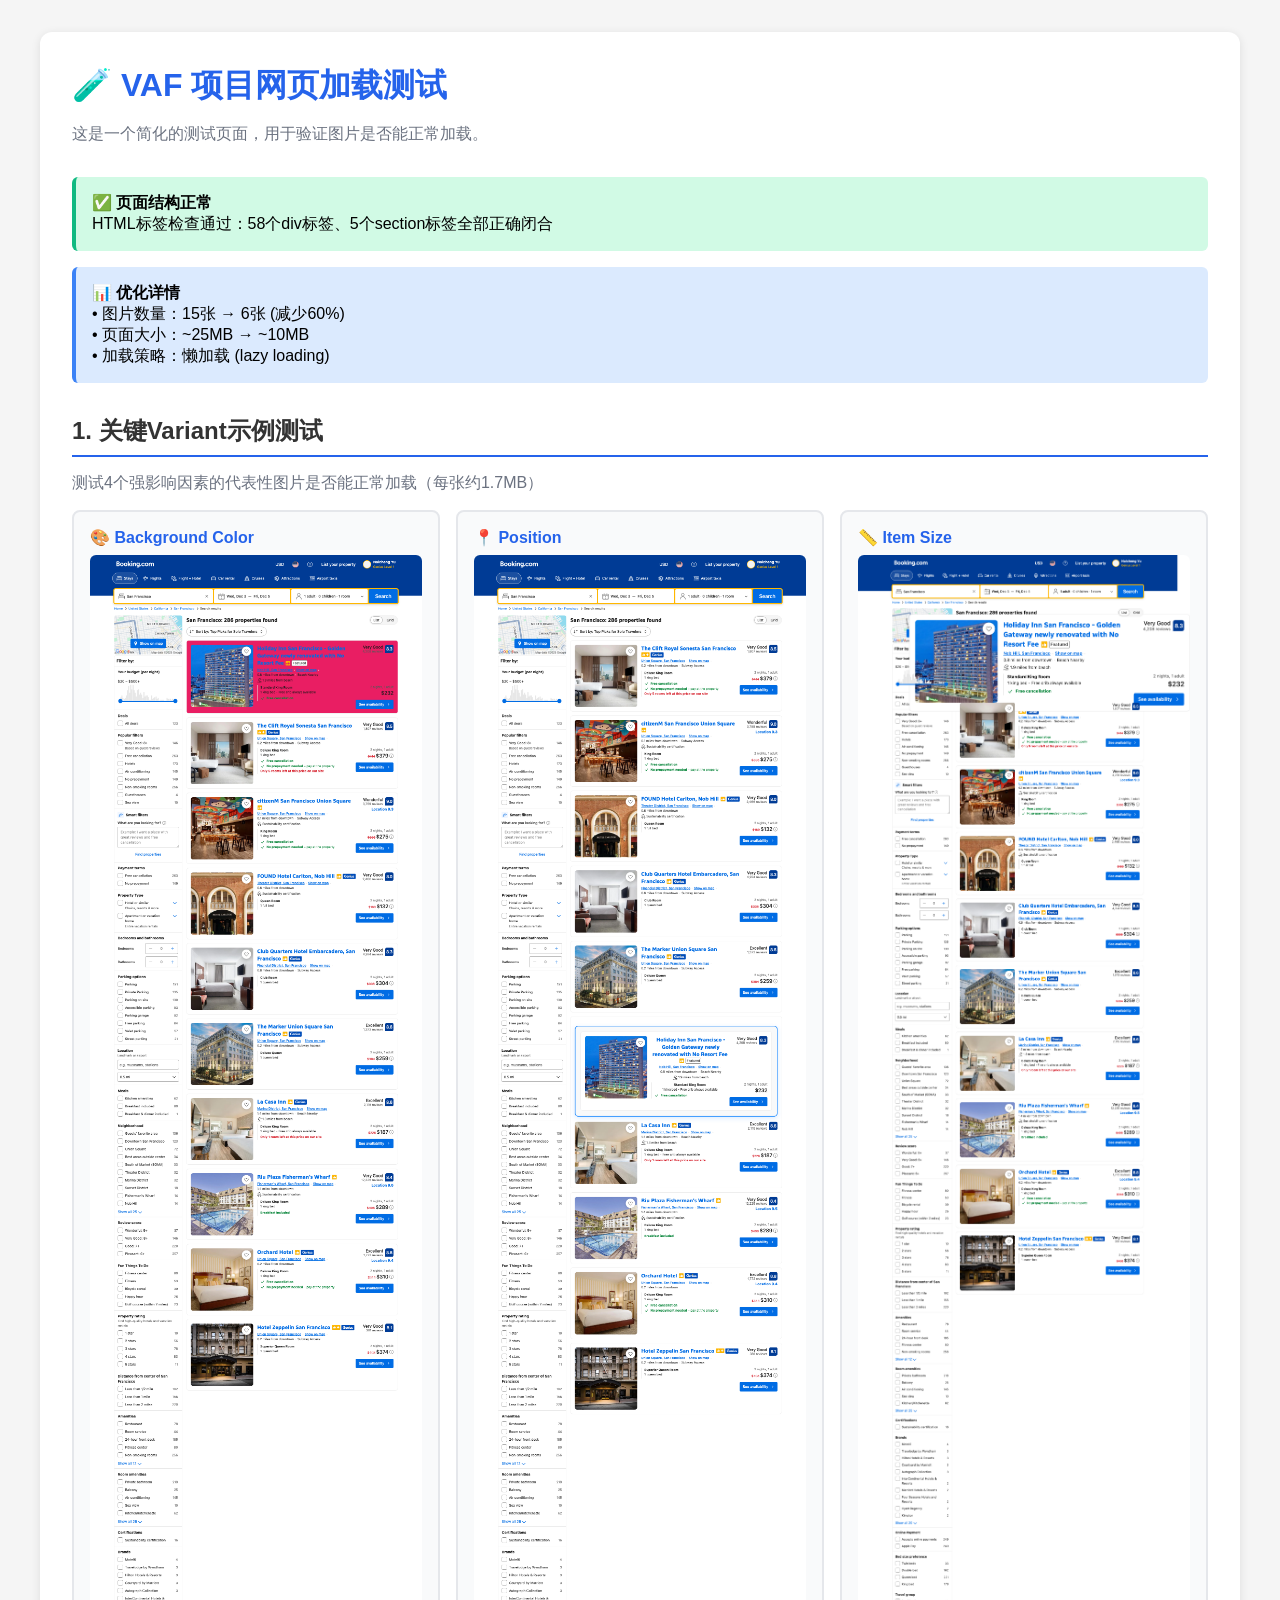
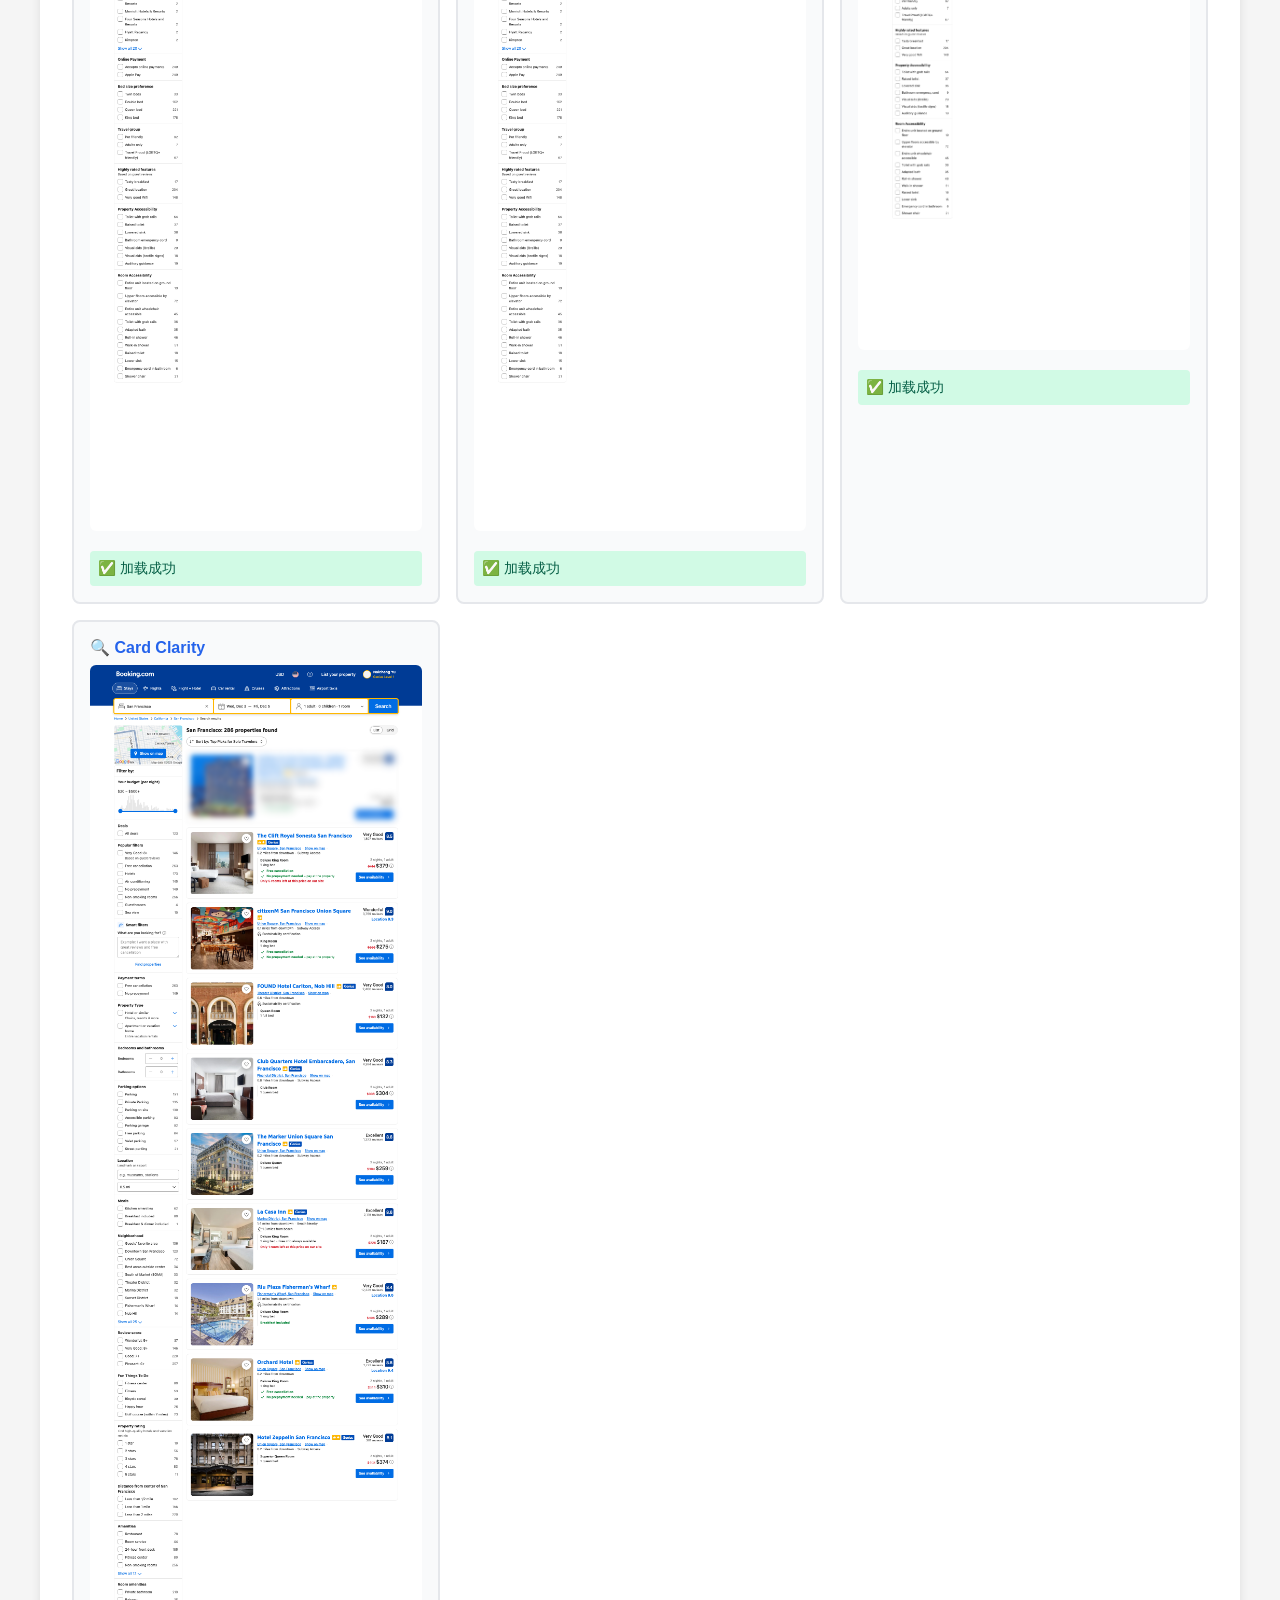
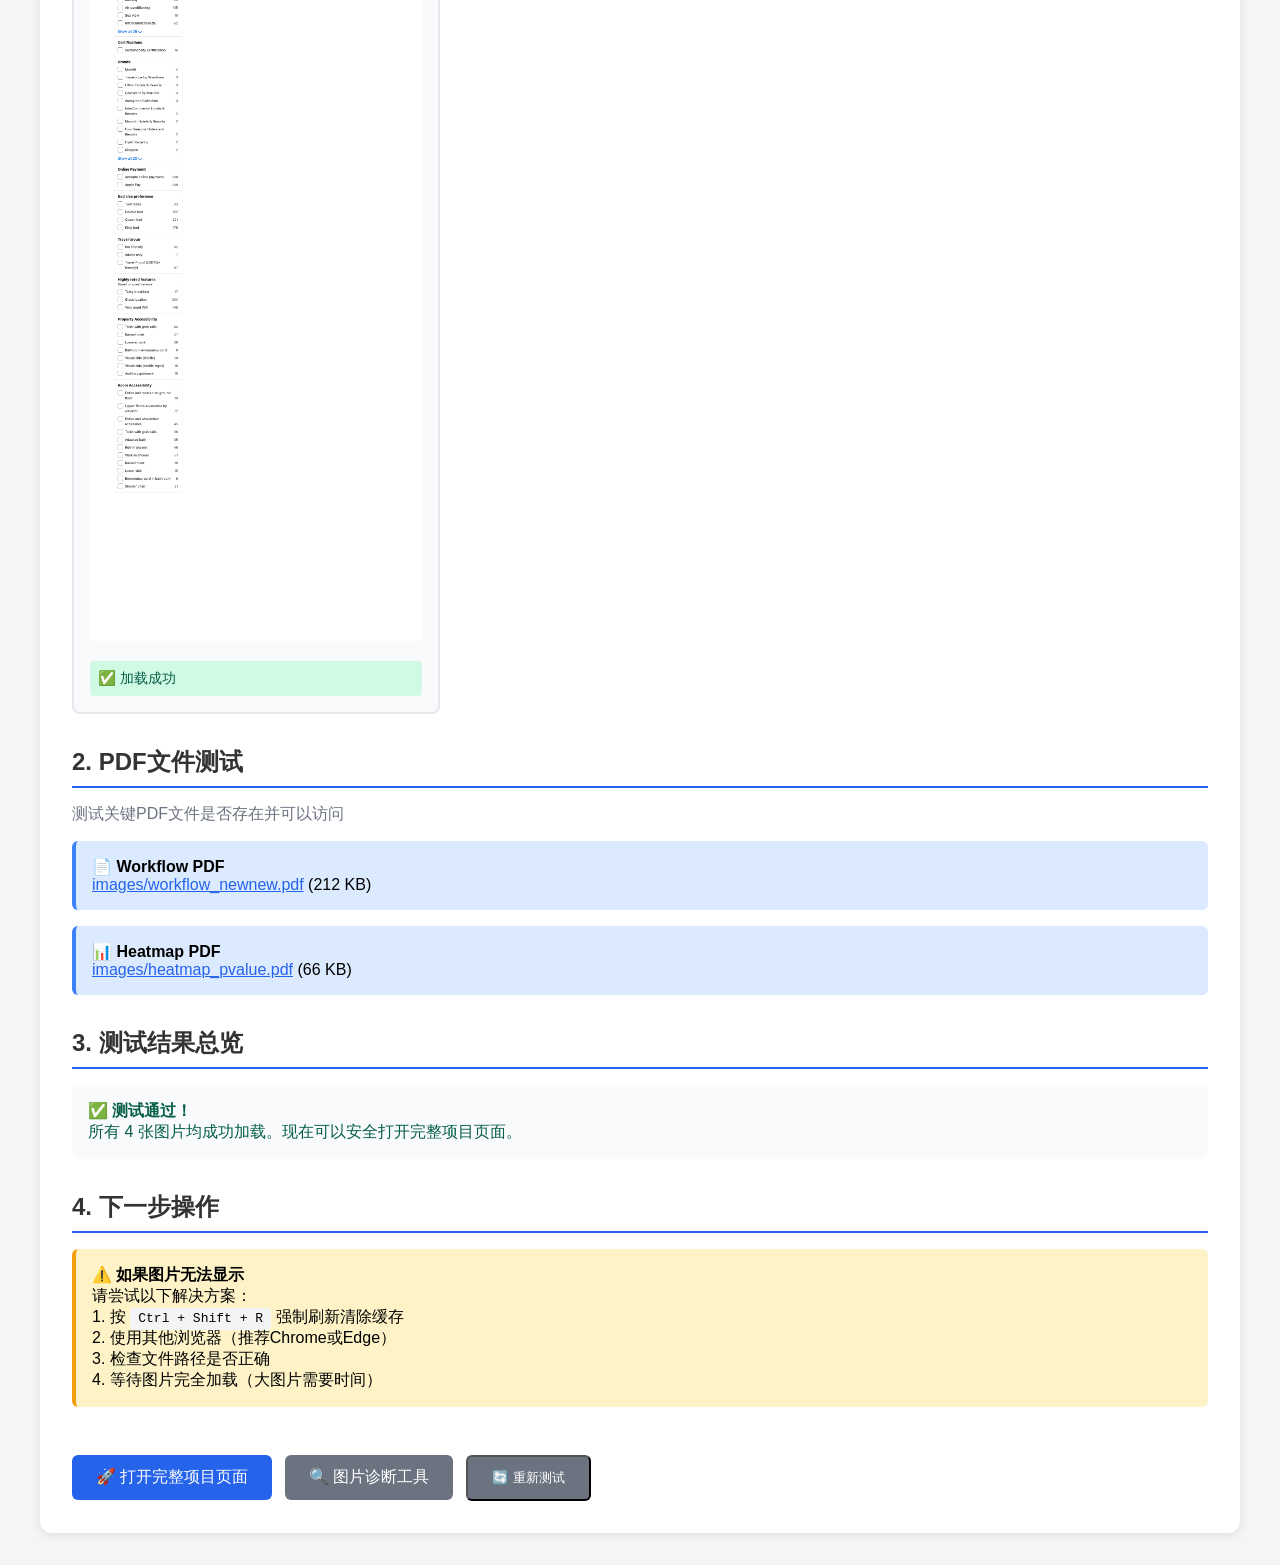
<file: load_test.html>
<!DOCTYPE html>
<html lang="zh-CN">
<head>
  <meta charset="UTF-8">
  <meta name="viewport" content="width=device-width, initial-scale=1.0">
  <title>页面加载测试 - VAF Project</title>
  <style>
    * { margin: 0; padding: 0; box-sizing: border-box; }
    body {
      font-family: -apple-system, BlinkMacSystemFont, "Segoe UI", Roboto, sans-serif;
      background: #f5f5f5;
      padding: 2rem;
    }
    .test-container {
      max-width: 1200px;
      margin: 0 auto;
      background: white;
      padding: 2rem;
      border-radius: 12px;
      box-shadow: 0 2px 10px rgba(0,0,0,0.1);
    }
    h1 { color: #2563eb; margin-bottom: 1rem; }
    h2 { color: #333; margin: 2rem 0 1rem; border-bottom: 2px solid #2563eb; padding-bottom: 0.5rem; }
    .status { padding: 1rem; margin: 1rem 0; border-radius: 6px; }
    .success { background: #d1fae5; border-left: 4px solid #10b981; }
    .warning { background: #fef3c7; border-left: 4px solid #f59e0b; }
    .info { background: #dbeafe; border-left: 4px solid #3b82f6; }
    .image-test {
      display: grid;
      grid-template-columns: repeat(auto-fit, minmax(300px, 1fr));
      gap: 1rem;
      margin: 1rem 0;
    }
    .image-card {
      padding: 1rem;
      background: #f9fafb;
      border-radius: 8px;
      border: 2px solid #e5e7eb;
    }
    .image-card img {
      width: 100%;
      border-radius: 6px;
      margin-bottom: 0.5rem;
    }
    .image-card h3 {
      font-size: 1rem;
      color: #2563eb;
      margin-bottom: 0.5rem;
    }
    .loading-indicator {
      display: inline-block;
      width: 16px;
      height: 16px;
      border: 3px solid #f3f3f3;
      border-top: 3px solid #2563eb;
      border-radius: 50%;
      animation: spin 1s linear infinite;
      margin-left: 0.5rem;
    }
    @keyframes spin {
      0% { transform: rotate(0deg); }
      100% { transform: rotate(360deg); }
    }
    .load-status { font-size: 0.9rem; margin-top: 0.5rem; padding: 0.5rem; border-radius: 4px; }
    .load-success { background: #d1fae5; color: #065f46; }
    .load-error { background: #fee2e2; color: #991b1b; }
    code { background: #f3f4f6; padding: 0.2rem 0.5rem; border-radius: 4px; font-family: monospace; }
    .btn {
      display: inline-block;
      padding: 0.75rem 1.5rem;
      background: #2563eb;
      color: white;
      text-decoration: none;
      border-radius: 6px;
      margin: 1rem 0.5rem 0 0;
      transition: background 0.3s;
    }
    .btn:hover { background: #1d4ed8; }
    .btn-secondary {
      background: #6b7280;
    }
    .btn-secondary:hover { background: #4b5563; }
  </style>
</head>
<body>
  <div class="test-container">
    <h1>🧪 VAF 项目网页加载测试</h1>
    <p style="color: #6b7280; margin-bottom: 2rem;">
      这是一个简化的测试页面，用于验证图片是否能正常加载。
    </p>

    <!-- 状态信息 -->
    <div class="status success">
      <strong>✅ 页面结构正常</strong><br>
      HTML标签检查通过：58个div标签、5个section标签全部正确闭合
    </div>

    <div class="status info">
      <strong>📊 优化详情</strong><br>
      • 图片数量：15张 → 6张 (减少60%)<br>
      • 页面大小：~25MB → ~10MB<br>
      • 加载策略：懒加载 (lazy loading)
    </div>

    <h2>1. 关键Variant示例测试</h2>
    <p style="color: #6b7280; margin-bottom: 1rem;">
      测试4个强影响因素的代表性图片是否能正常加载（每张约1.7MB）
    </p>
    
    <div class="image-test" id="variant-test">
      <div class="image-card">
        <h3>🎨 Background Color</h3>
        <img src="images/variants/bg_pink.png" alt="Pink Background" loading="lazy" onload="markLoaded(this)" onerror="markFailed(this)">
        <div class="load-status" data-status="loading">⏳ 正在加载...</div>
      </div>

      <div class="image-card">
        <h3>📍 Position</h3>
        <img src="images/variants/pos_spotlight.png" alt="Spotlight Position" loading="lazy" onload="markLoaded(this)" onerror="markFailed(this)">
        <div class="load-status" data-status="loading">⏳ 正在加载...</div>
      </div>

      <div class="image-card">
        <h3>📏 Item Size</h3>
        <img src="images/variants/size_large.png" alt="Large Size" loading="lazy" onload="markLoaded(this)" onerror="markFailed(this)">
        <div class="load-status" data-status="loading">⏳ 正在加载...</div>
      </div>

      <div class="image-card">
        <h3>🔍 Card Clarity</h3>
        <img src="images/variants/clarity_blur.png" alt="Blurred" loading="lazy" onload="markLoaded(this)" onerror="markFailed(this)">
        <div class="load-status" data-status="loading">⏳ 正在加载...</div>
      </div>
    </div>

    <h2>2. PDF文件测试</h2>
    <p style="color: #6b7280; margin-bottom: 1rem;">
      测试关键PDF文件是否存在并可以访问
    </p>

    <div class="status info">
      <strong>📄 Workflow PDF</strong><br>
      <a href="images/workflow_newnew.pdf" target="_blank" style="color: #2563eb;">images/workflow_newnew.pdf</a> (212 KB)
    </div>

    <div class="status info">
      <strong>📊 Heatmap PDF</strong><br>
      <a href="images/heatmap_pvalue.pdf" target="_blank" style="color: #2563eb;">images/heatmap_pvalue.pdf</a> (66 KB)
    </div>

    <h2>3. 测试结果总览</h2>
    <div id="summary" style="margin: 1rem 0; padding: 1rem; background: #f9fafb; border-radius: 6px;">
      <p>⏳ 正在检测图片加载状态...</p>
    </div>

    <h2>4. 下一步操作</h2>
    <div class="status warning">
      <strong>⚠️ 如果图片无法显示</strong><br>
      请尝试以下解决方案：<br>
      1. 按 <code>Ctrl + Shift + R</code> 强制刷新清除缓存<br>
      2. 使用其他浏览器（推荐Chrome或Edge）<br>
      3. 检查文件路径是否正确<br>
      4. 等待图片完全加载（大图片需要时间）
    </div>

    <div style="margin-top: 2rem;">
      <a href="index.html" class="btn">🚀 打开完整项目页面</a>
      <a href="test_images.html" class="btn btn-secondary">🔍 图片诊断工具</a>
      <button onclick="location.reload()" class="btn btn-secondary">🔄 重新测试</button>
    </div>
  </div>

  <script>
    let loadedCount = 0;
    let failedCount = 0;
    const totalImages = 4;

    function markLoaded(img) {
      loadedCount++;
      const statusDiv = img.nextElementSibling;
      statusDiv.textContent = '✅ 加载成功';
      statusDiv.className = 'load-status load-success';
      statusDiv.dataset.status = 'loaded';
      updateSummary();
    }

    function markFailed(img) {
      failedCount++;
      const statusDiv = img.nextElementSibling;
      statusDiv.textContent = '❌ 加载失败';
      statusDiv.className = 'load-status load-error';
      statusDiv.dataset.status = 'failed';
      updateSummary();
    }

    function updateSummary() {
      const summaryDiv = document.getElementById('summary');
      const testedCount = loadedCount + failedCount;
      
      if (testedCount === totalImages) {
        if (failedCount === 0) {
          summaryDiv.innerHTML = `
            <div style="color: #065f46; font-weight: 500;">
              ✅ <strong>测试通过！</strong><br>
              所有 ${totalImages} 张图片均成功加载。现在可以安全打开完整项目页面。
            </div>
          `;
        } else {
          summaryDiv.innerHTML = `
            <div style="color: #991b1b; font-weight: 500;">
              ⚠️ <strong>部分图片加载失败</strong><br>
              成功: ${loadedCount} / 失败: ${failedCount}<br>
              建议检查文件路径或网络连接后重试。
            </div>
          `;
        }
      } else {
        summaryDiv.innerHTML = `
          <p>⏳ 加载进度: ${loadedCount} / ${totalImages} 成功 ${failedCount > 0 ? `(${failedCount} 失败)` : ''}</p>
        `;
      }
    }

    // 10秒后如果还有图片未加载，显示警告
    setTimeout(() => {
      const statusElements = document.querySelectorAll('[data-status="loading"]');
      statusElements.forEach(el => {
        if (el.dataset.status === 'loading') {
          el.textContent = '⚠️ 加载超时 - 图片可能过大或路径错误';
          el.className = 'load-status load-error';
          failedCount++;
        }
      });
      updateSummary();
    }, 10000);
  </script>
</body>
</html>
</file>
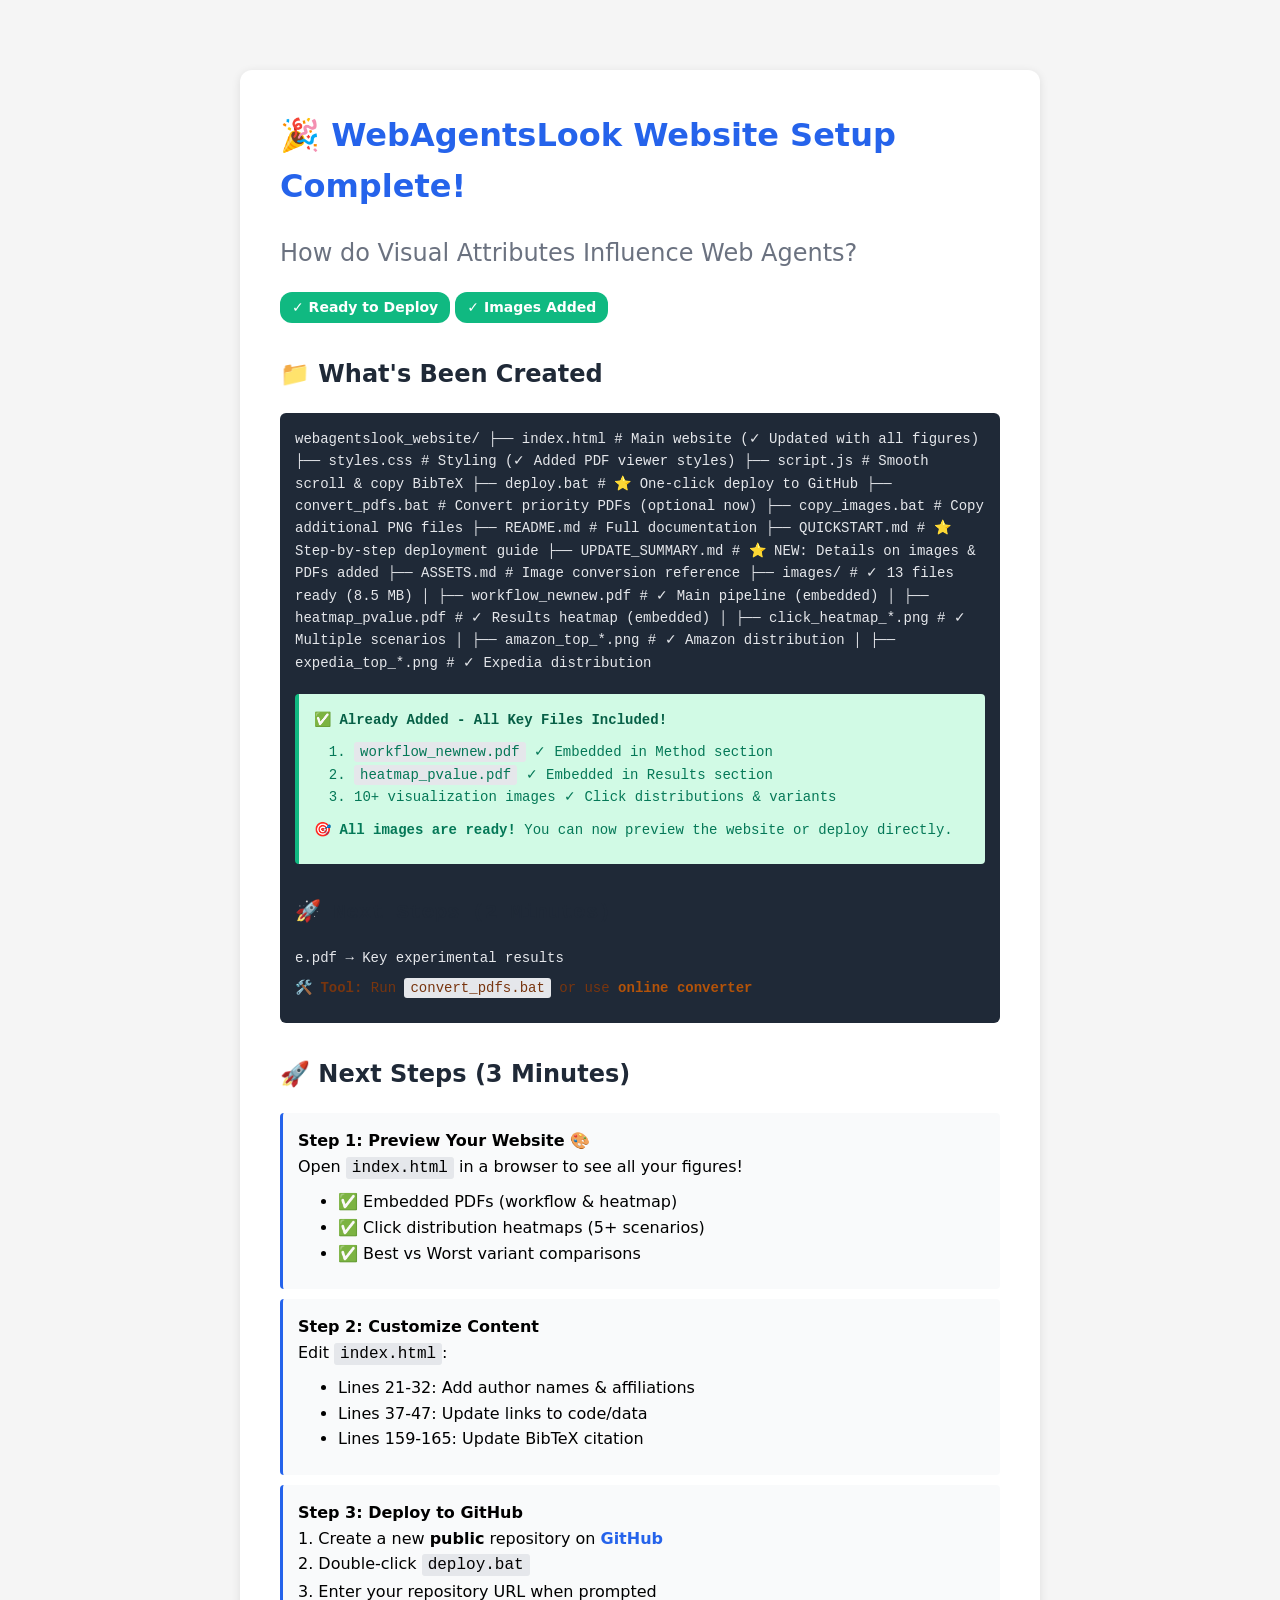
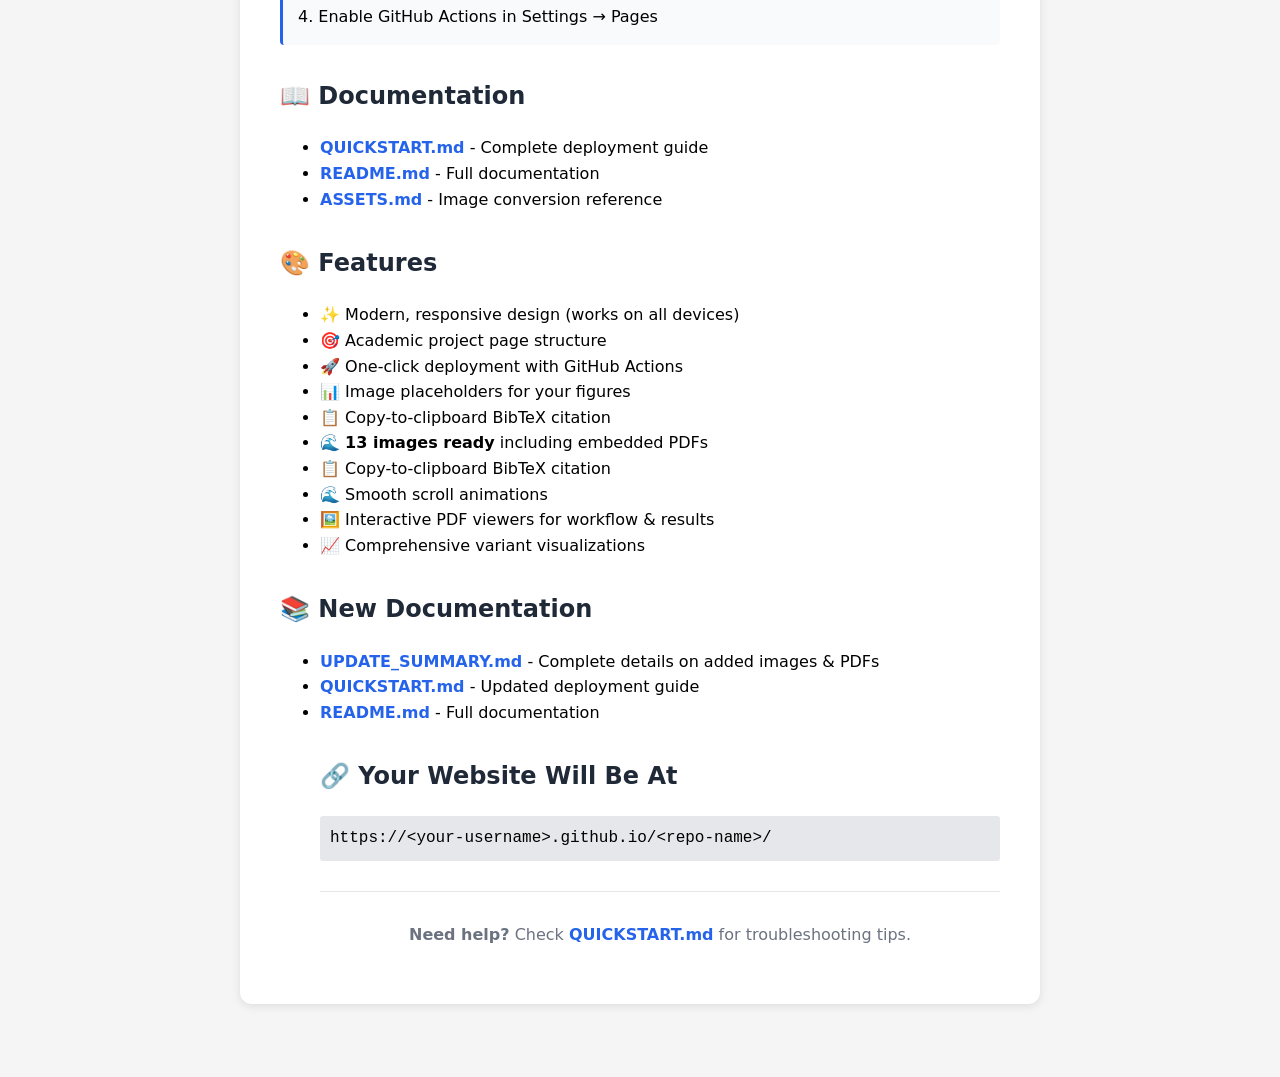
<file: START_HERE.html>
<!DOCTYPE html>
<html lang="en">
<head>
  <meta charset="UTF-8">
  <title>Project Setup Complete</title>
  <style>
    body { 
      font-family: system-ui, -apple-system, sans-serif; 
      max-width: 800px; 
      margin: 50px auto; 
      padding: 20px;
      line-height: 1.6;
      background: #f5f5f5;
    }
    .container {
      background: white;
      padding: 40px;
      border-radius: 12px;
      box-shadow: 0 2px 10px rgba(0,0,0,0.1);
    }
    h1 { color: #2563eb; margin-top: 0; }
    h2 { color: #1f2937; margin-top: 2rem; }
    .status { 
      display: inline-block;
      padding: 4px 12px; 
      background: #10b981; 
      color: white; 
      border-radius: 12px;
      font-size: 14px;
      font-weight: 600;
    }
    .step {
      background: #f9fafb;
      padding: 15px;
      margin: 10px 0;
      border-left: 3px solid #2563eb;
      border-radius: 4px;
    }
    code {
      background: #e5e7eb;
      padding: 2px 6px;
      border-radius: 3px;
      font-family: 'Courier New', monospace;
    }
    a {
      color: #2563eb;
      text-decoration: none;
      font-weight: 600;
    }
    a:hover { text-decoration: underline; }
    .file-list {
      background: #1f2937;
      color: #e5e7eb;
      padding: 15px;
      border-radius: 6px;
      font-family: monospace;
      font-size: 14px;
      overflow-x: auto;
    }
  </style>
</head>
<body>
  <div class="container">
    <h1>🎉 WebAgentsLook Website Setup Complete!</h1>
    <h2 style="color: #6b7280; font-weight: 400; margin-top: 10px;">How do Visual Attributes Influence Web Agents?</h2>
    <p><span class="status">✓ Ready to Deploy</span> <span class="status" style="background: #10b981;">✓ Images Added</span></p>
    
    <h2>📁 What's Been Created</h2>
    <div class="file-list">
webagentslook_website/
├── index.html              # Main website (✓ Updated with all figures)
├── styles.css              # Styling (✓ Added PDF viewer styles)
├── script.js               # Smooth scroll & copy BibTeX
├── deploy.bat              # ⭐ One-click deploy to GitHub
├── convert_pdfs.bat        # Convert priority PDFs (optional now)
├── copy_images.bat         # Copy additional PNG files
├── README.md               # Full documentation
├── QUICKSTART.md           # ⭐ Step-by-step deployment guide
├── UPDATE_SUMMARY.md       # ⭐ NEW: Details on images & PDFs added
├── ASSETS.md               # Image conversion reference
├── images/                 # ✓ 13 files ready (8.5 MB)
│   ├── workflow_newnew.pdf         # ✓ Main pipeline (embedded)
│   ├── heatmap_pvalue.pdf          # ✓ Results heatmap (embedded)
│   ├── click_heatmap_*.png         # ✓ Multiple scenarios
│   ├── amazon_top_*.png            # ✓ Amazon distribution
│   ├── expedia_top_*.png           # ✓ Expedia distribution
    <div style="background: #d1fae5; border-left: 4px solid #10b981; padding: 15px; border-radius: 4px; margin: 20px 0;">
      <strong style="color: #065f46;">✅ Already Added - All Key Files Included!</strong>
      <ol style="margin: 10px 0; color: #047857;">
        <li><code>workflow_newnew.pdf</code> ✓ Embedded in Method section</li>
        <li><code>heatmap_pvalue.pdf</code> ✓ Embedded in Results section</li>
        <li>10+ visualization images ✓ Click distributions & variants</li>
      </ol>
      <p style="margin: 8px 0; color: #047857;">
        🎯 <strong>All images are ready!</strong> You can now preview the website or deploy directly.
      </p>
    </div>

    <h2>🚀 Next Steps (2 Minutes)</h2>e.pdf</code> → Key experimental results</li>
      </ol>
      <p style="margin: 8px 0; color: #78350f;">
        🛠️ <strong>Tool:</strong> Run <code>convert_pdfs.bat</code> or use 
        <a href="https://www.ilovepdf.com/pdf_to_jpg" target="_blank" style="color: #b45309;">online converter</a>
      </p>
    </div>

    <h2>🚀 Next Steps (3 Minutes)</h2>
    
    <div class="step">
      <strong>Step 1: Preview Your Website</strong> 🎨<br>
      Open <code>index.html</code> in a browser to see all your figures!
      <ul style="margin: 8px 0;">
        <li>✅ Embedded PDFs (workflow & heatmap)</li>
        <li>✅ Click distribution heatmaps (5+ scenarios)</li>
        <li>✅ Best vs Worst variant comparisons</li>
      </ul>
    </div>

    <div class="step">
      <strong>Step 2: Customize Content</strong><br>
      Edit <code>index.html</code>:
      <ul style="margin: 8px 0;">
        <li>Lines 21-32: Add author names & affiliations</li>
        <li>Lines 37-47: Update links to code/data</li>
        <li>Lines 159-165: Update BibTeX citation</li>
      </ul>
    </div>

    <div class="step">
      <strong>Step 3: Deploy to GitHub</strong><br>
      1. Create a new <strong>public</strong> repository on <a href="https://github.com/new" target="_blank">GitHub</a><br>
      2. Double-click <code>deploy.bat</code><br>
      3. Enter your repository URL when prompted<br>
      4. Enable GitHub Actions in Settings → Pages
    </div>

    <h2>📖 Documentation</h2>
    <ul>
      <li><a href="QUICKSTART.md">QUICKSTART.md</a> - Complete deployment guide</li>
      <li><a href="README.md">README.md</a> - Full documentation</li>
      <li><a href="ASSETS.md">ASSETS.md</a> - Image conversion reference</li>
    </ul>

    <h2>🎨 Features</h2>
    <ul>
      <li>✨ Modern, responsive design (works on all devices)</li>
      <li>🎯 Academic project page structure</li>
      <li>🚀 One-click deployment with GitHub Actions</li>
      <li>📊 Image placeholders for your figures</li>
      <li>📋 Copy-to-clipboard BibTeX citation</li>
      <li>🌊 <strong>13 images ready</strong> including embedded PDFs</li>
      <li>📋 Copy-to-clipboard BibTeX citation</li>
      <li>🌊 Smooth scroll animations</li>
      <li>🖼️ Interactive PDF viewers for workflow & results</li>
      <li>📈 Comprehensive variant visualizations</li>
    </ul>

    <h2>📚 New Documentation</h2>
    <ul>
      <li><a href="UPDATE_SUMMARY.md">UPDATE_SUMMARY.md</a> - Complete details on added images & PDFs</li>
      <li><a href="QUICKSTART.md">QUICKSTART.md</a> - Updated deployment guide</li>
      <li><a href="README.md">README.md</a> - Full documentation
    <h2>🔗 Your Website Will Be At</h2>
    <code style="display: block; padding: 10px; font-size: 16px;">
      https://&lt;your-username&gt;.github.io/&lt;repo-name&gt;/
    </code>

    <hr style="margin: 30px 0; border: none; border-top: 1px solid #e5e7eb;">
    
    <p style="text-align: center; color: #6b7280; margin-top: 30px;">
      <strong>Need help?</strong> Check <a href="QUICKSTART.md">QUICKSTART.md</a> for troubleshooting tips.
    </p>
  </div>
</body>
</html>
</file>
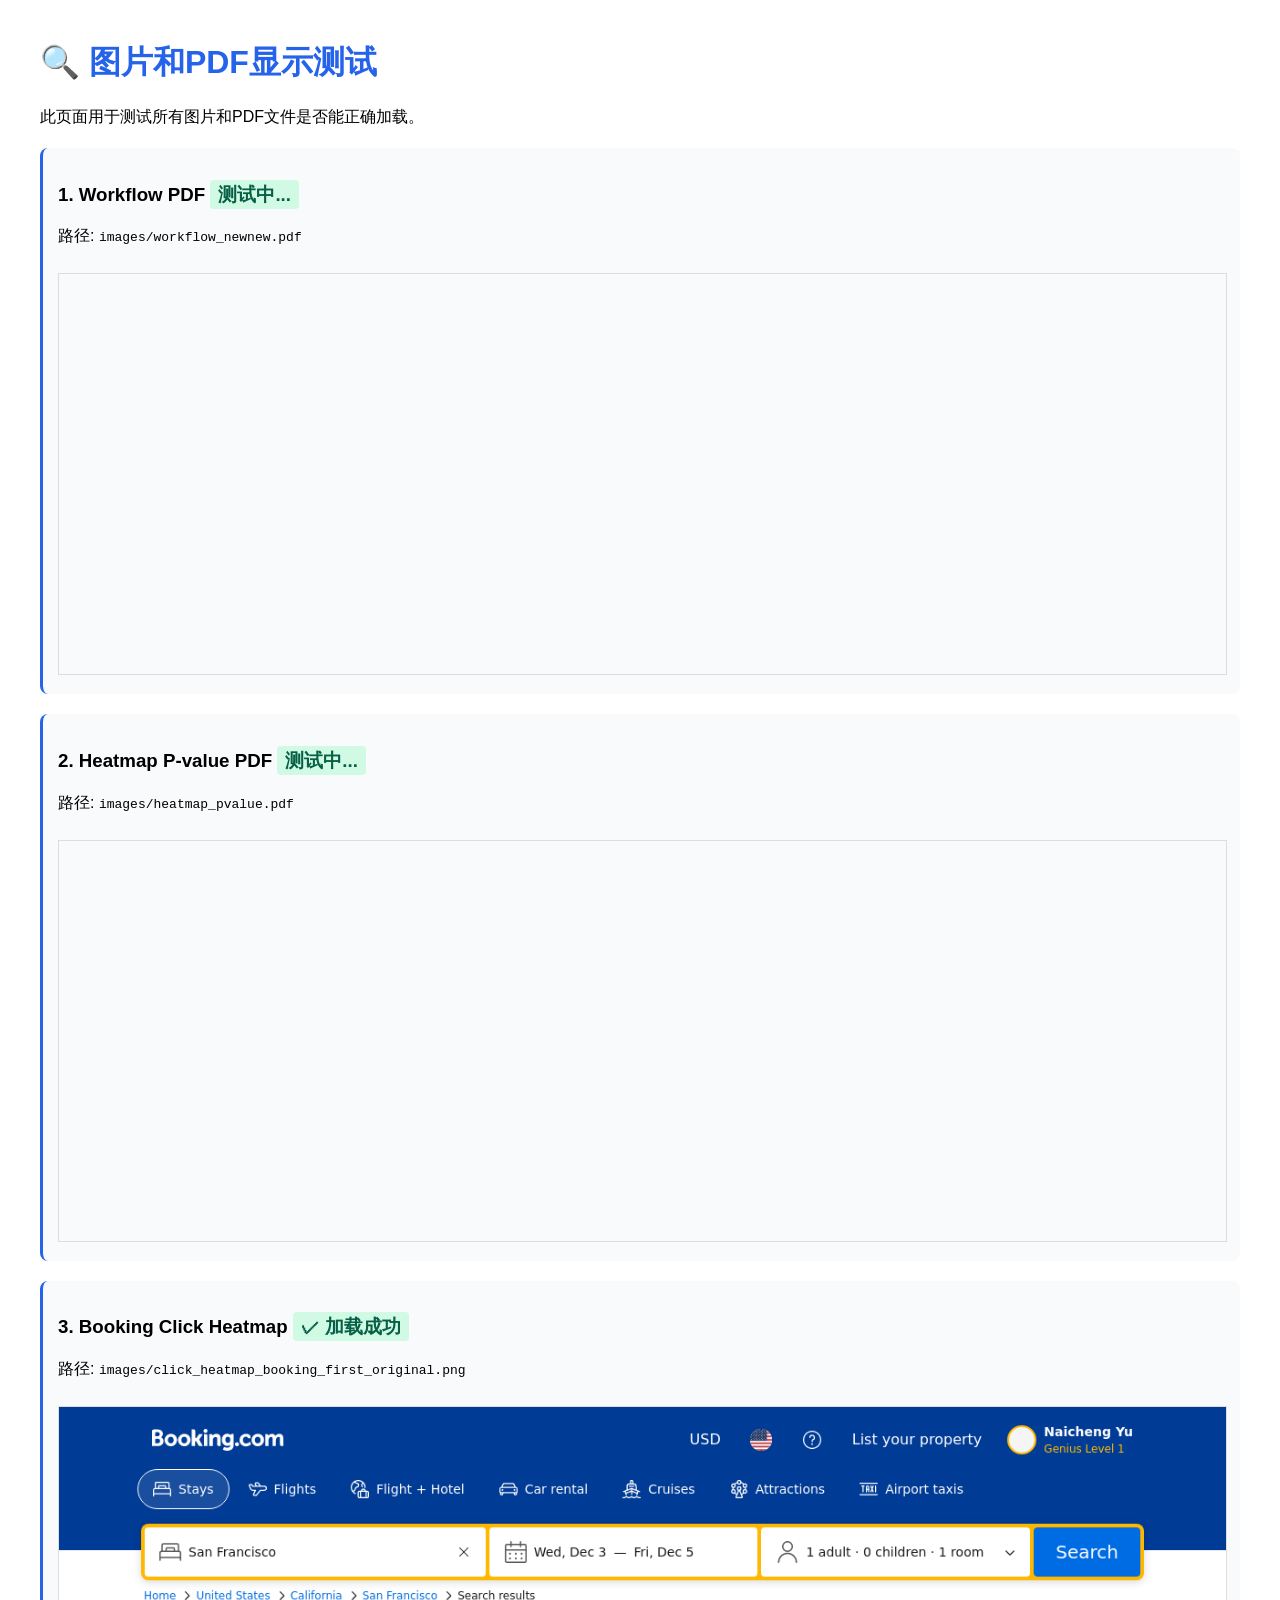
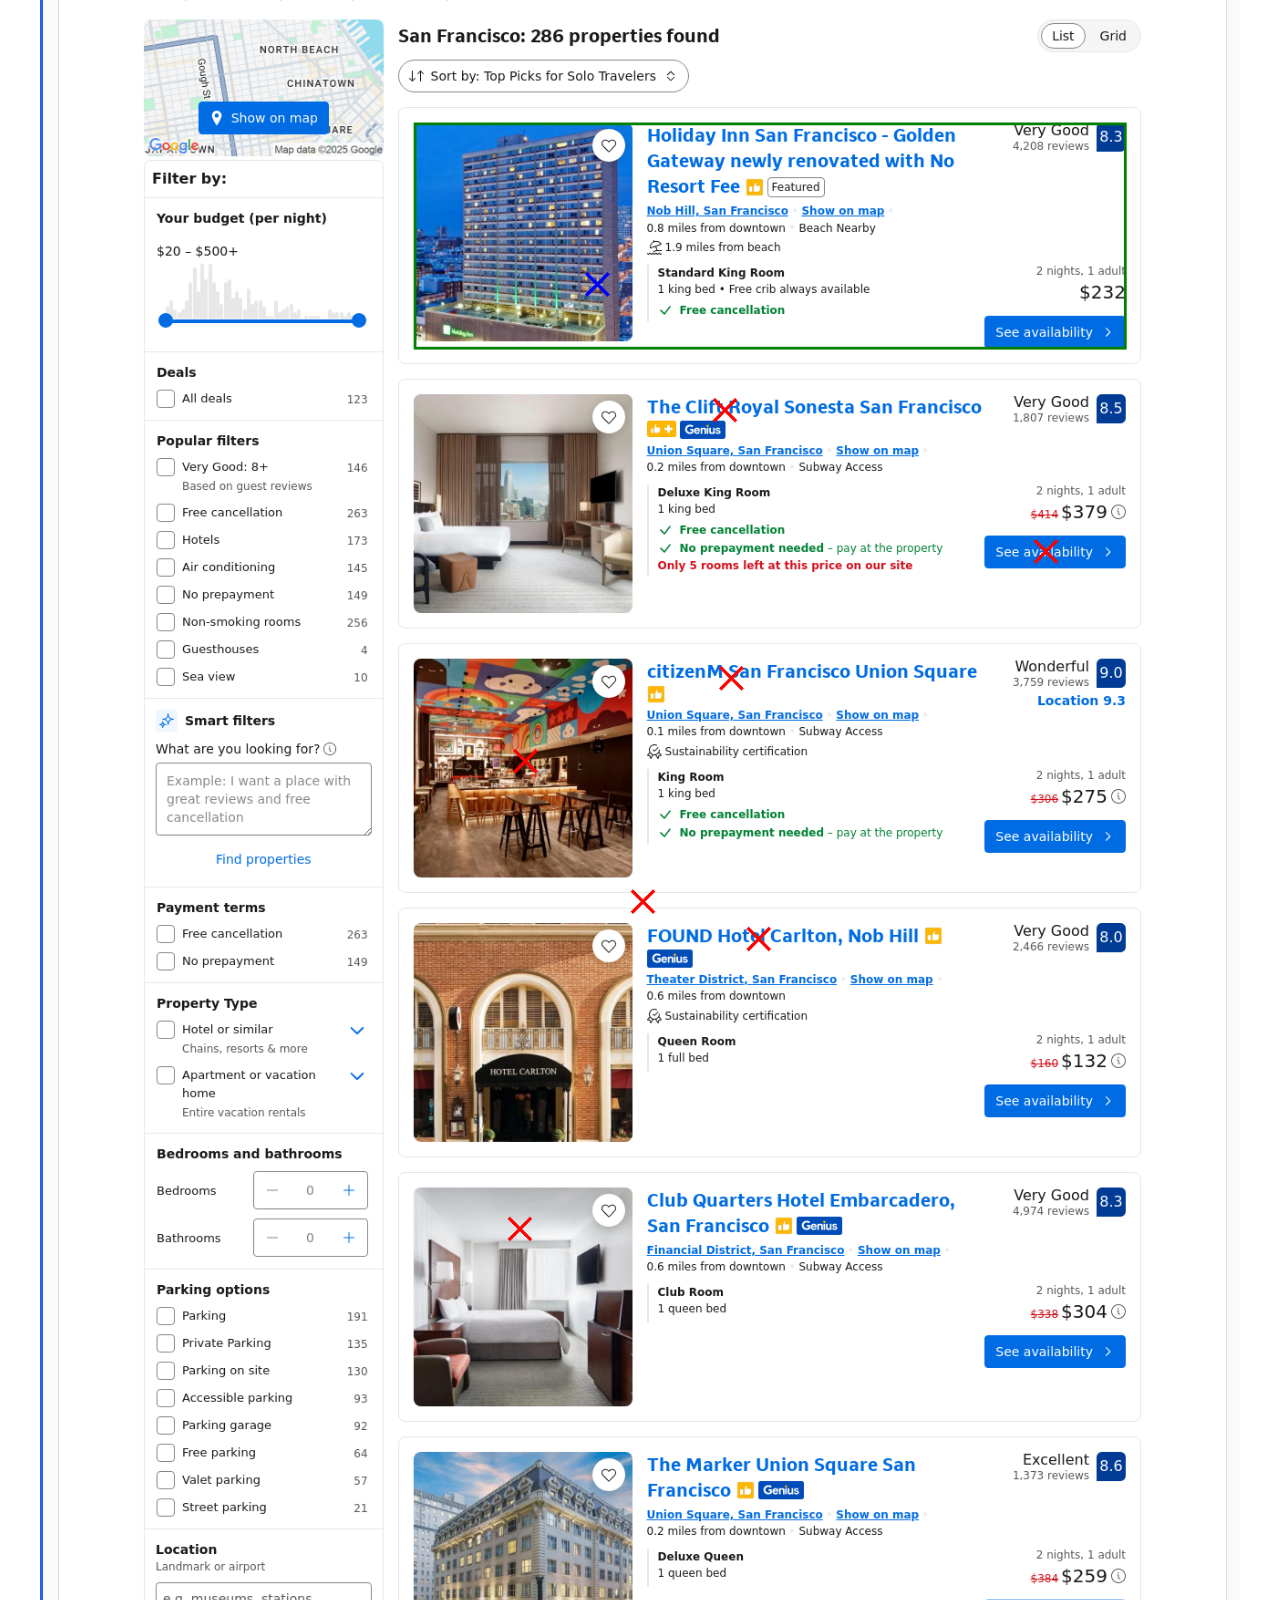
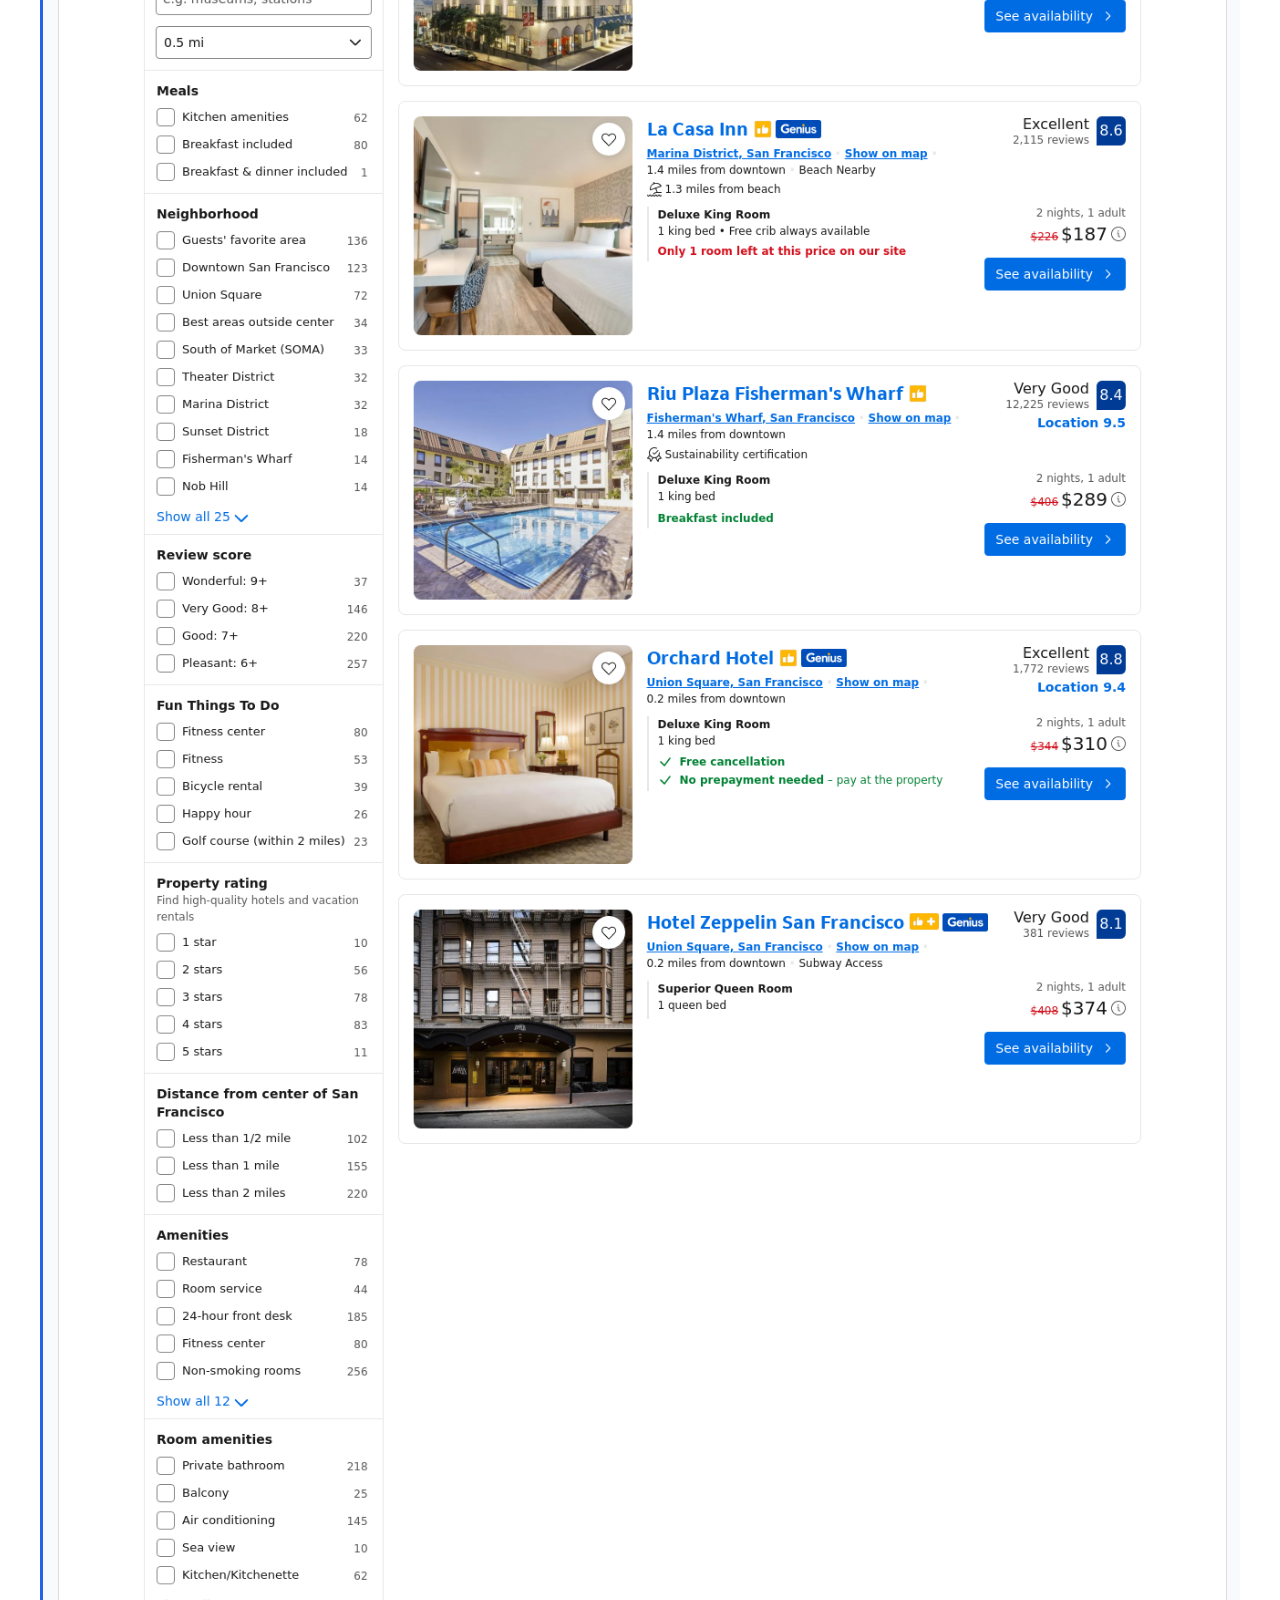
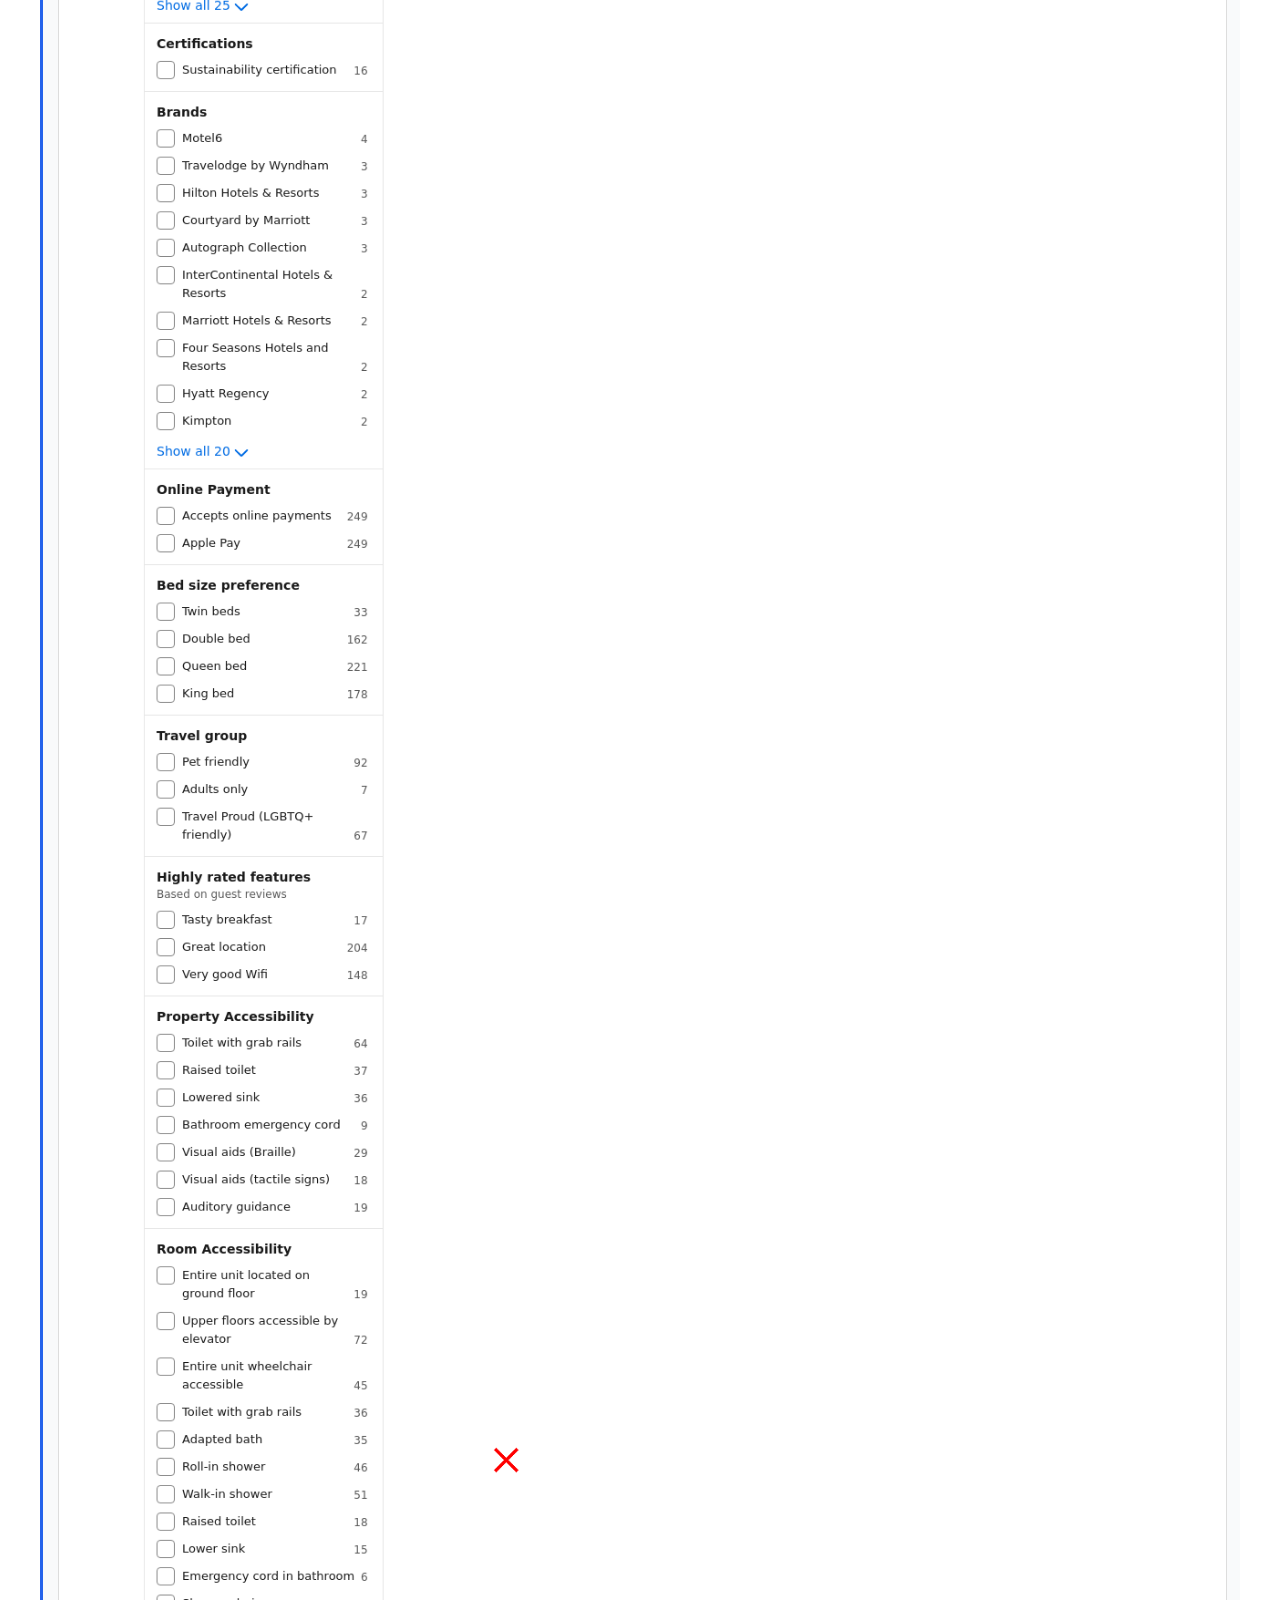
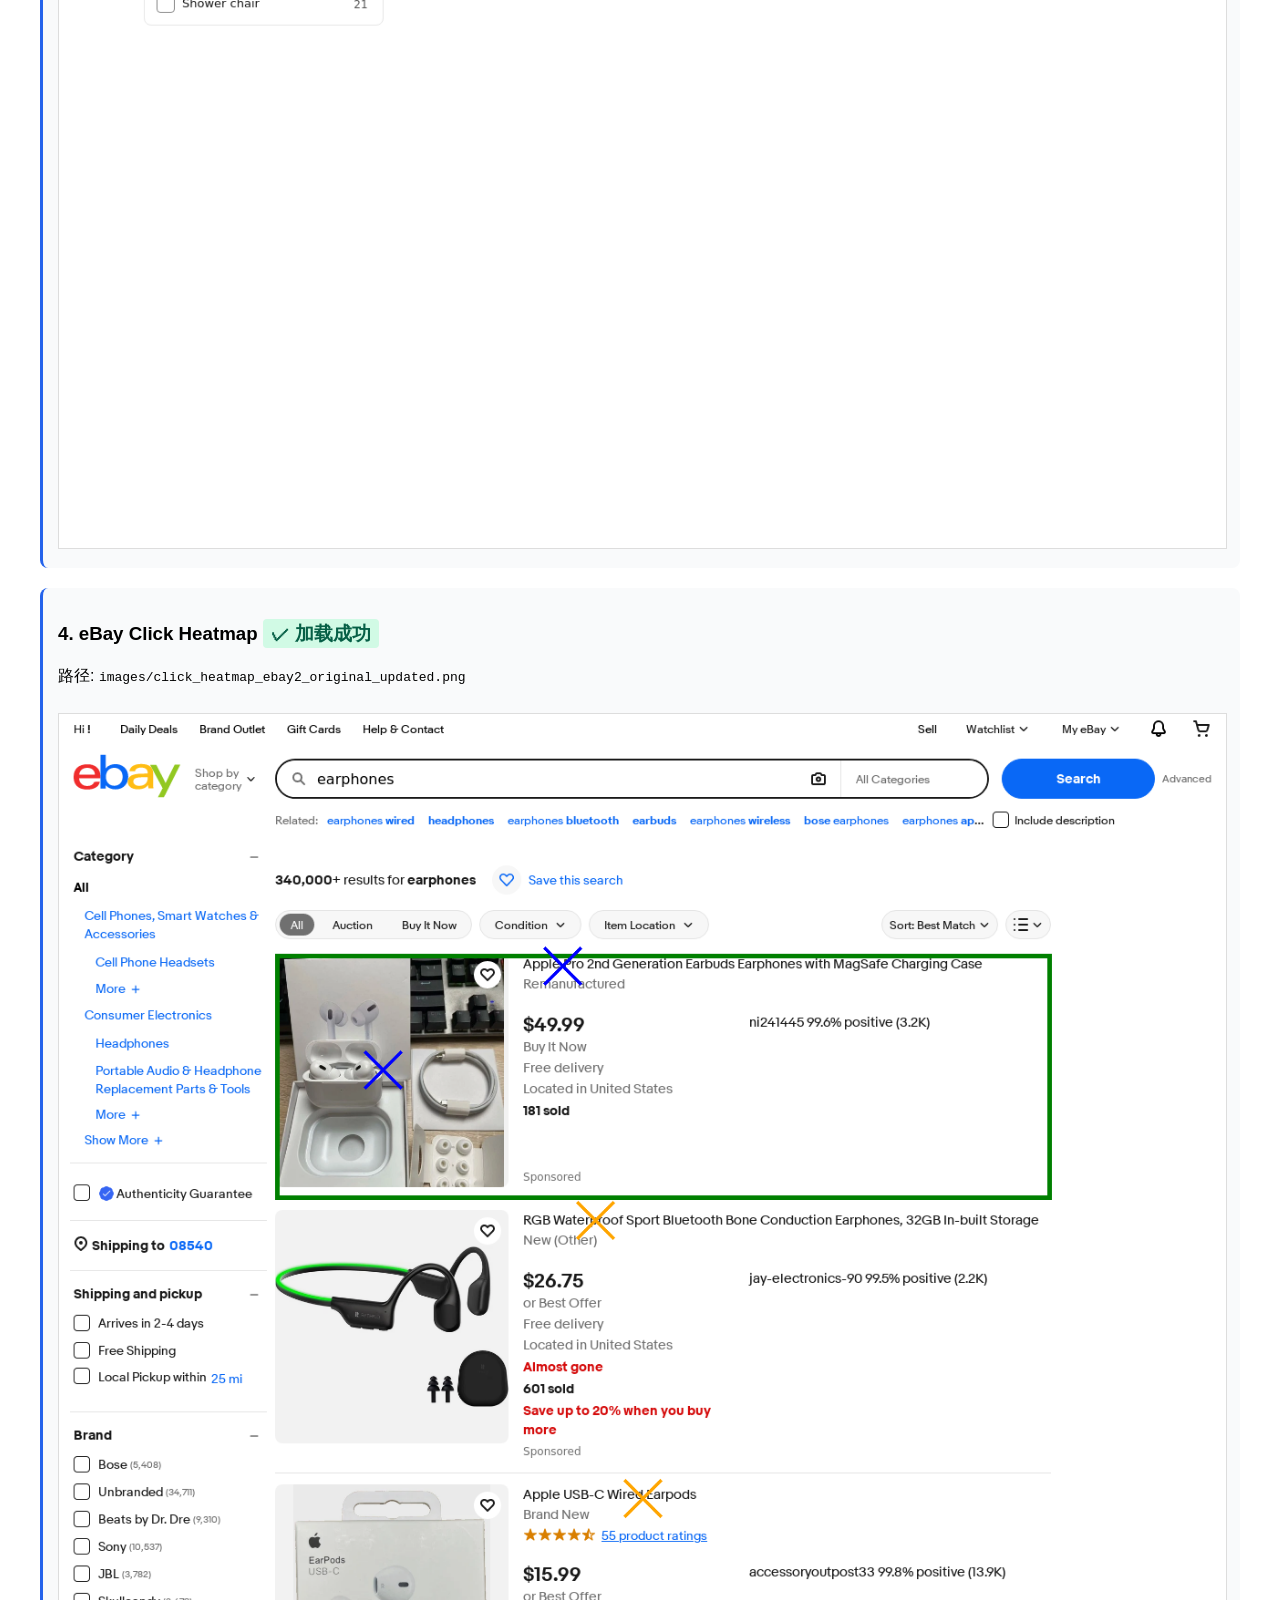
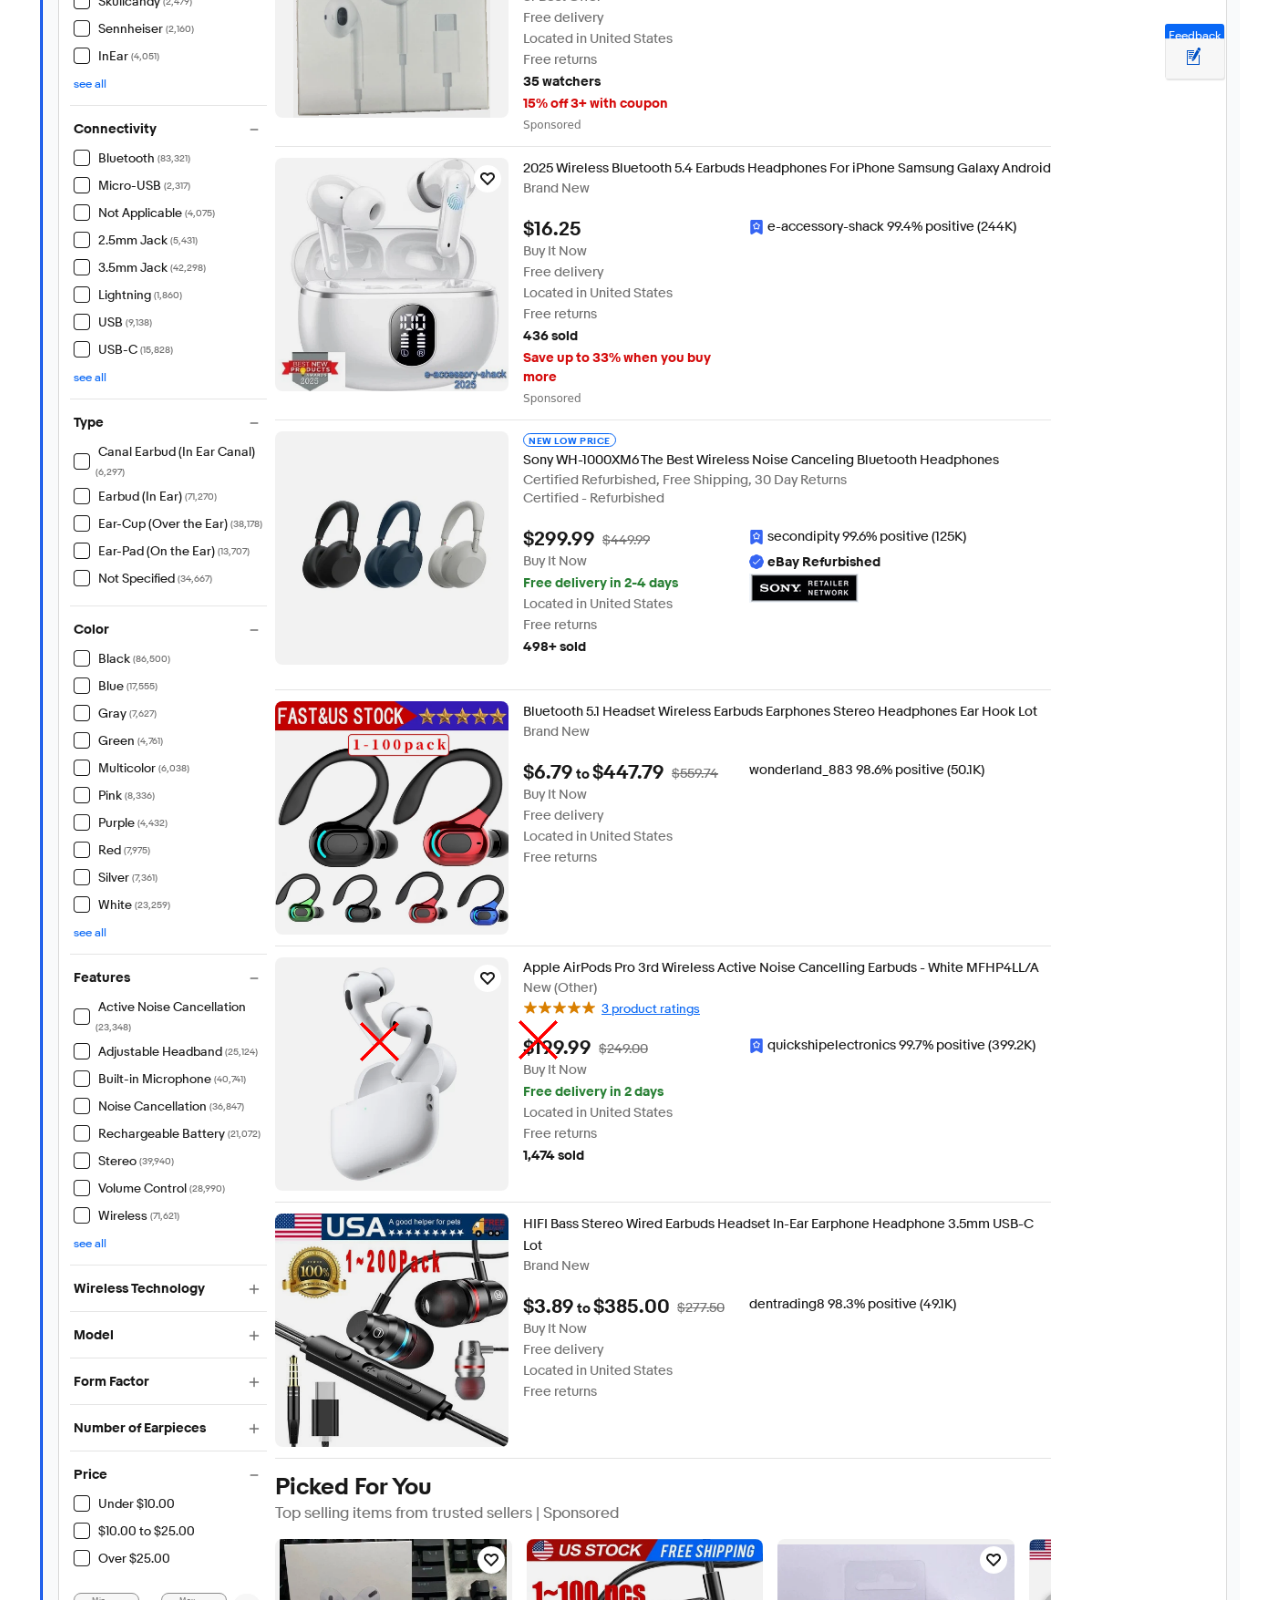
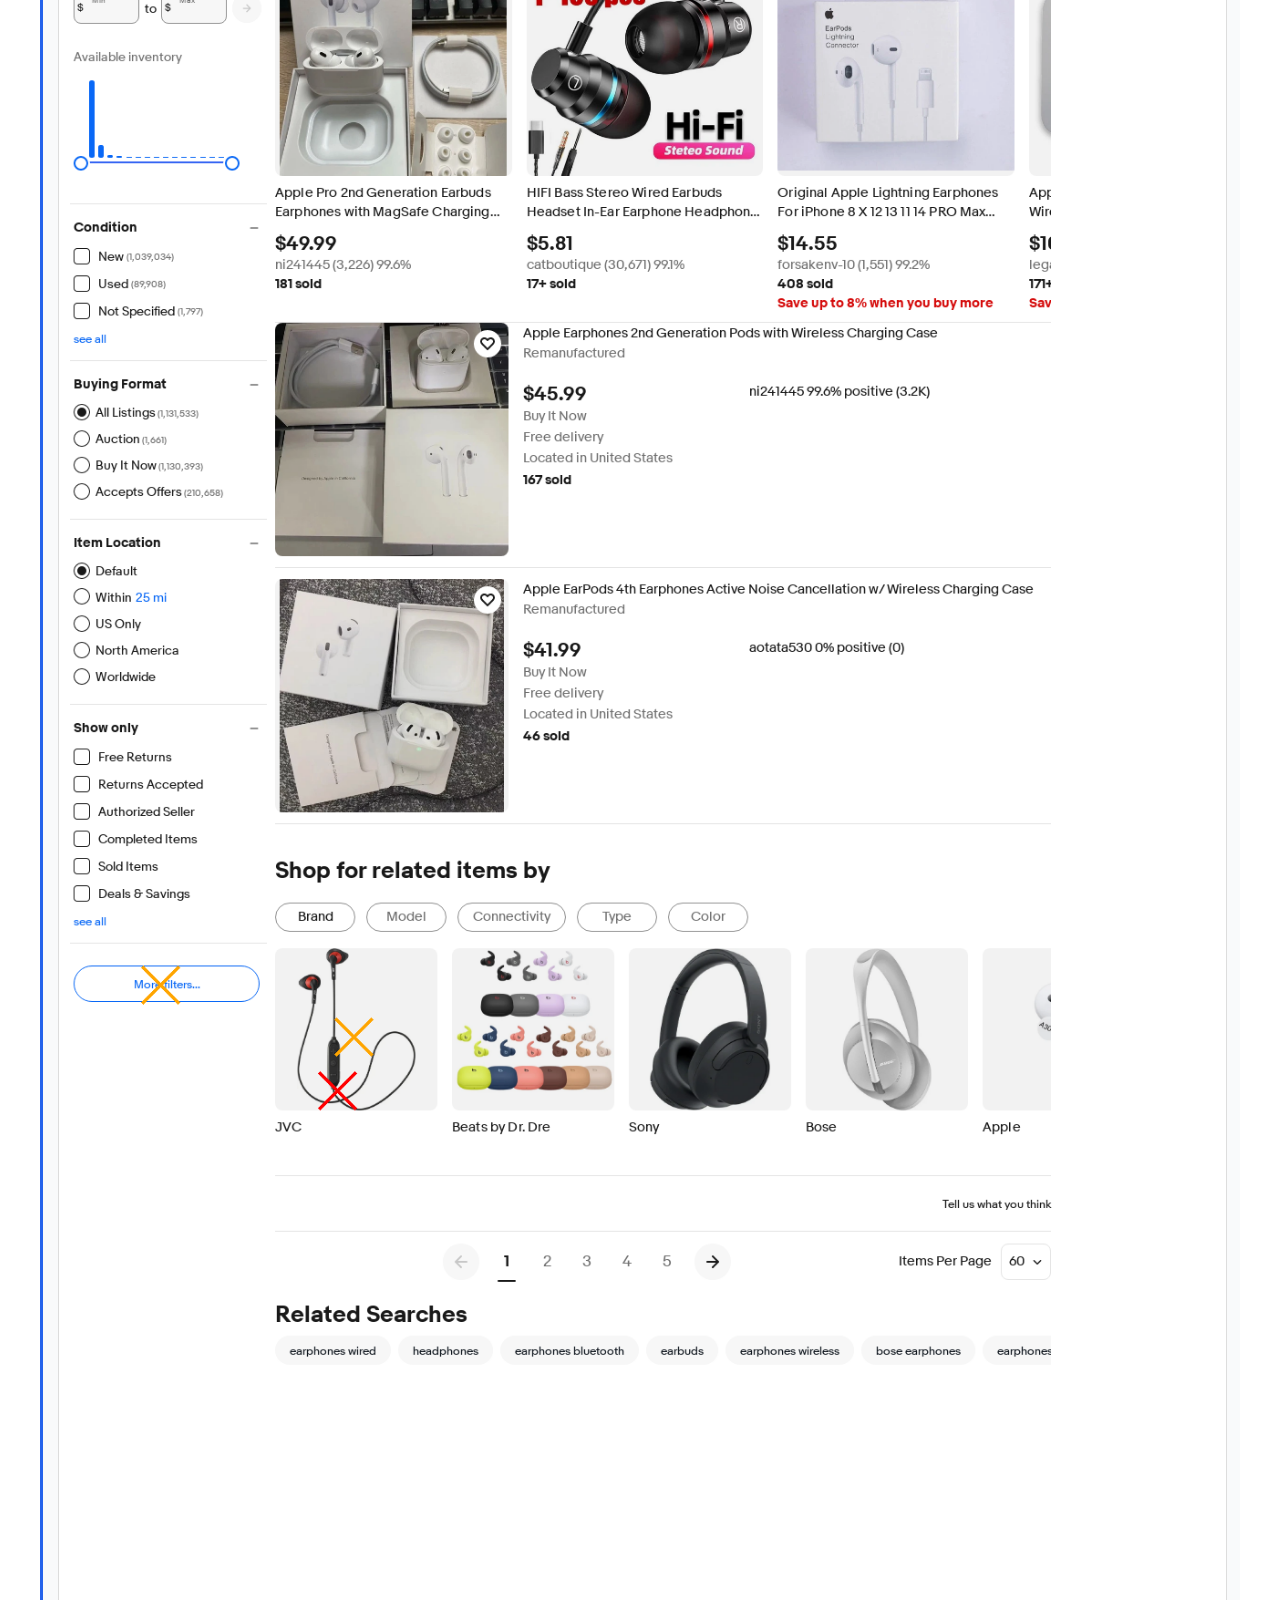
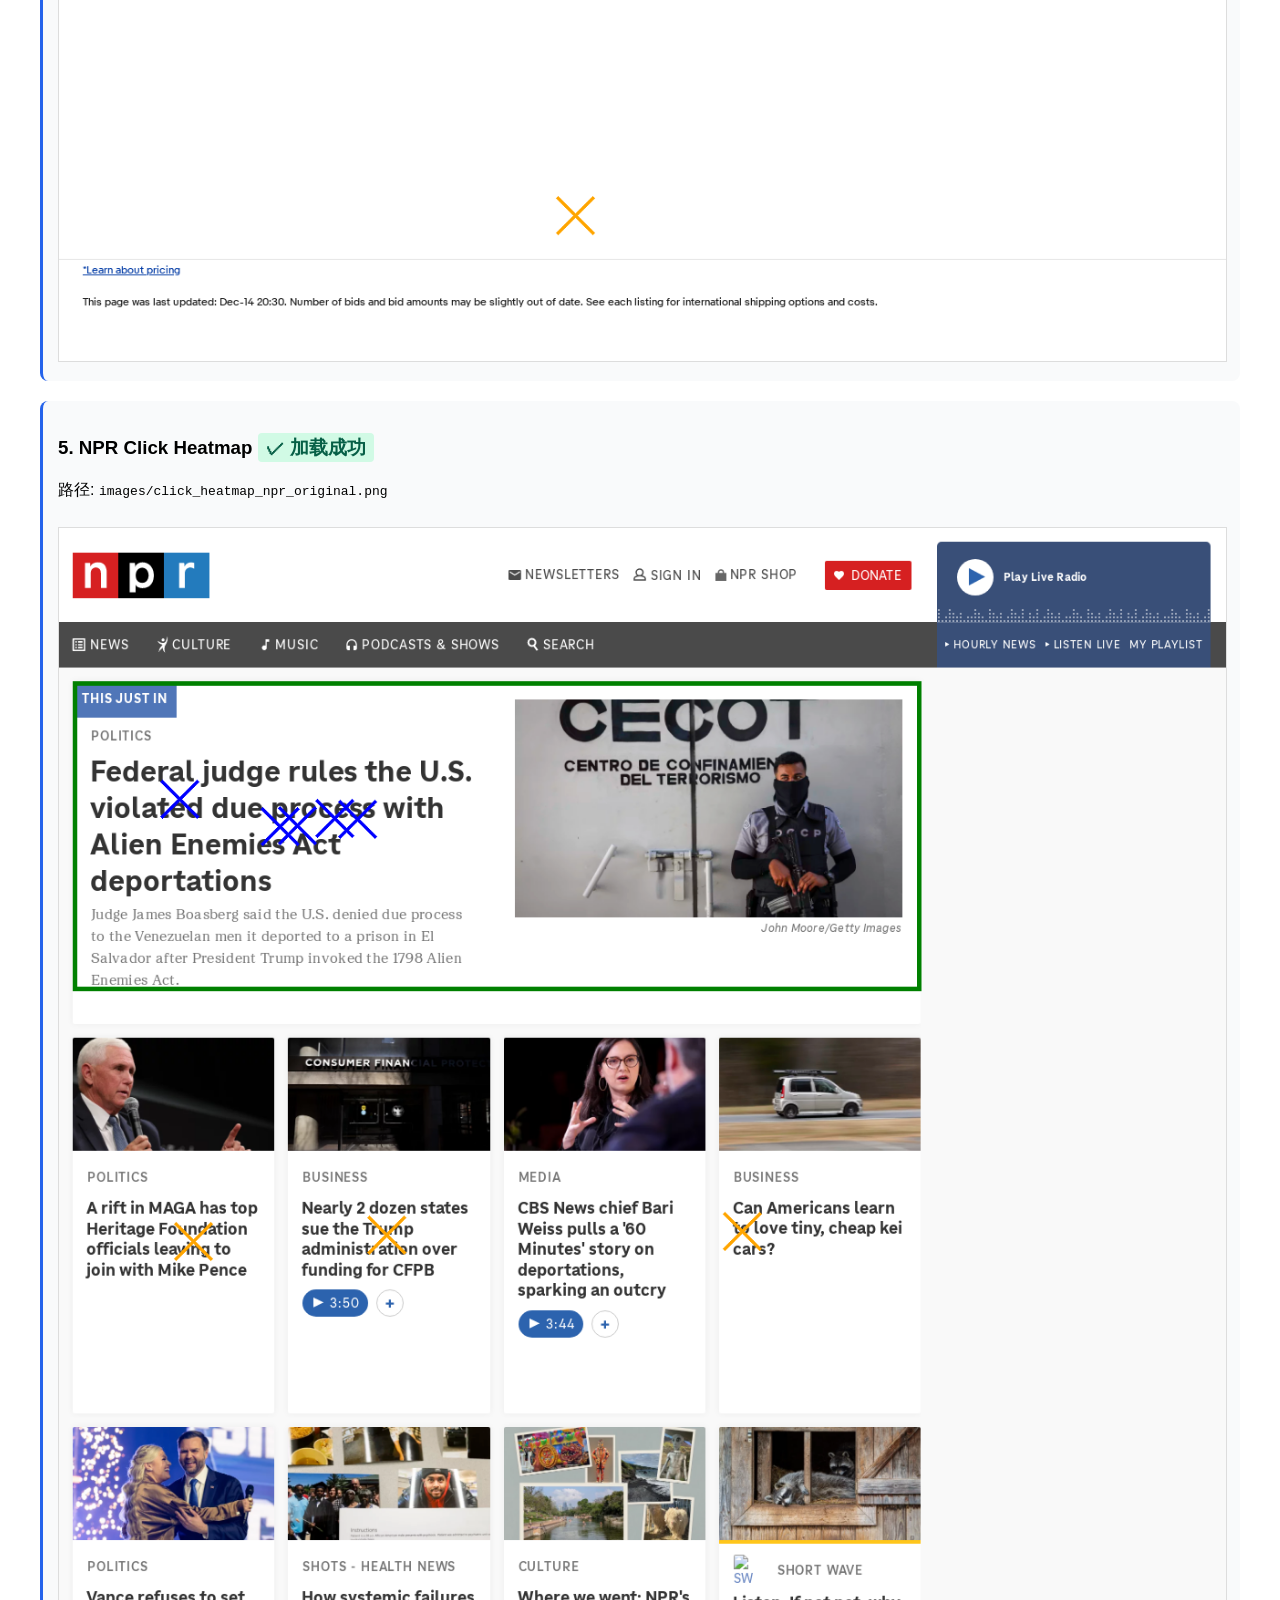
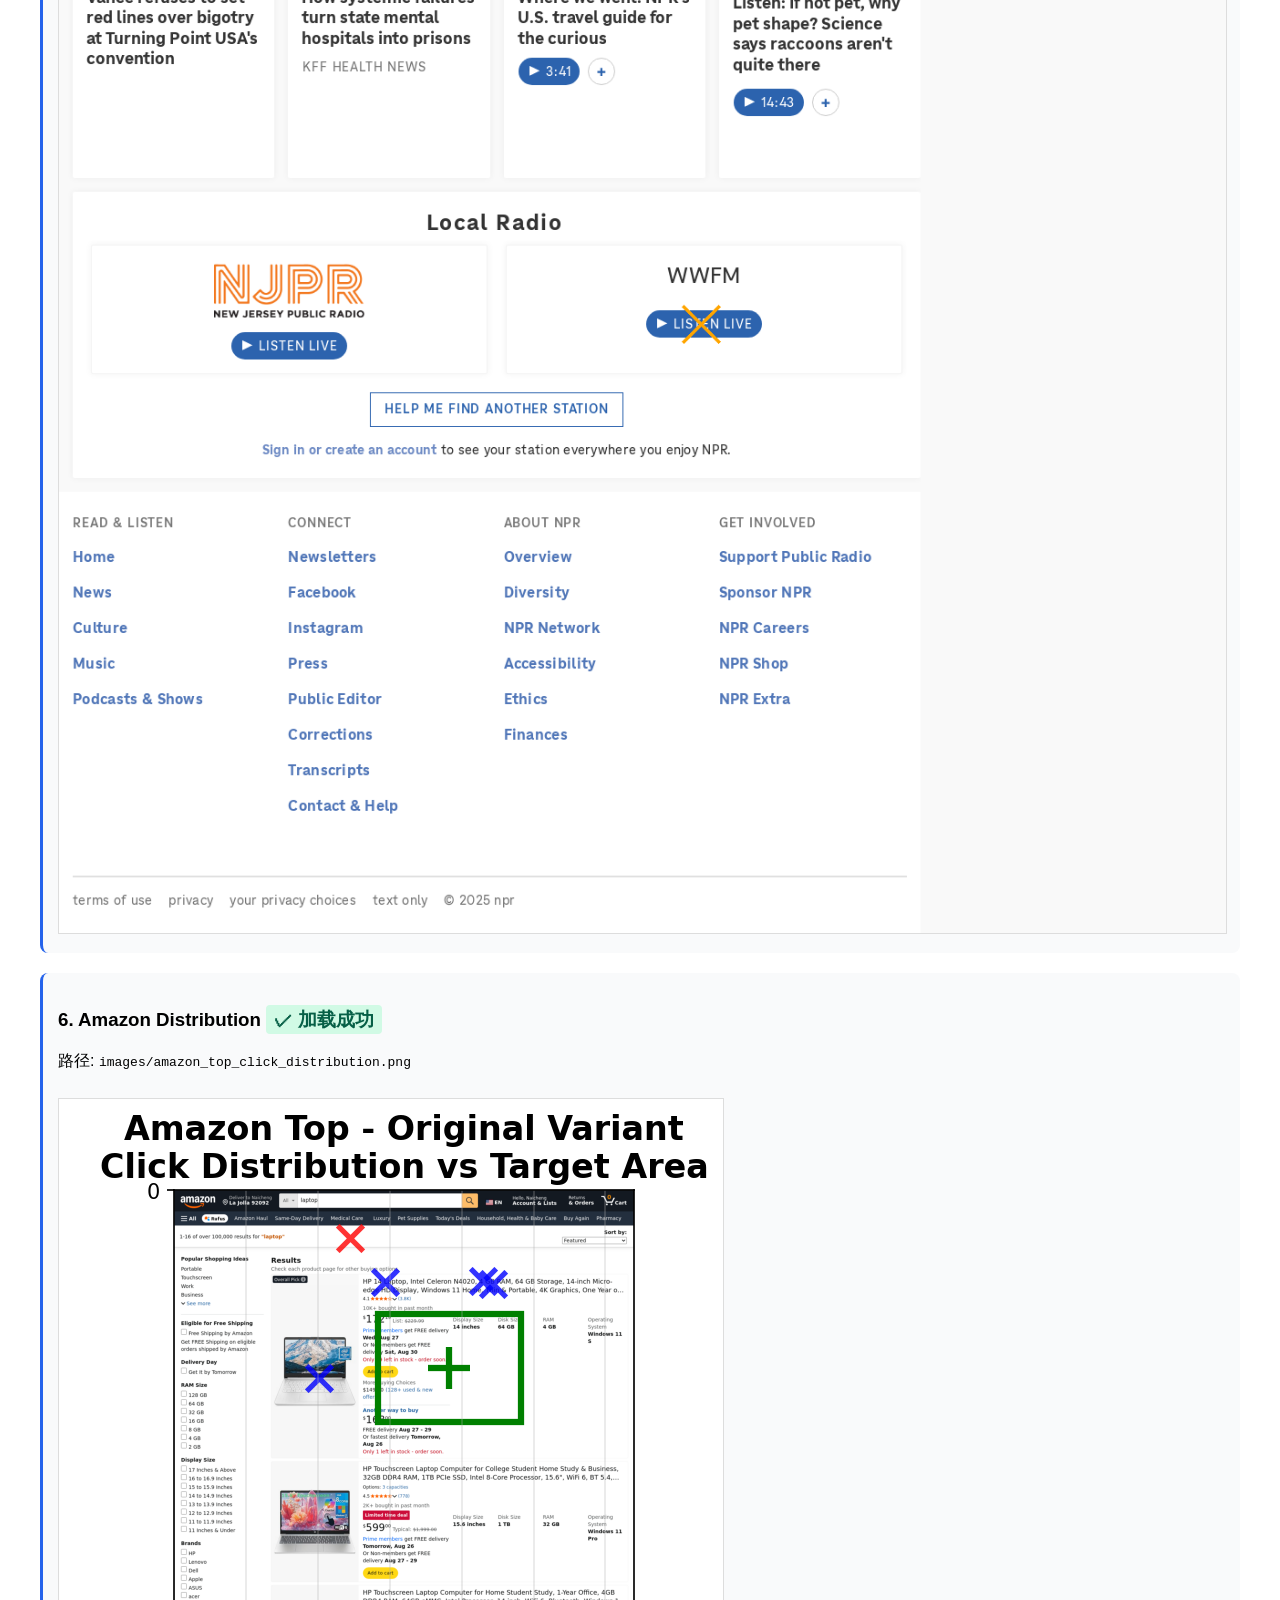
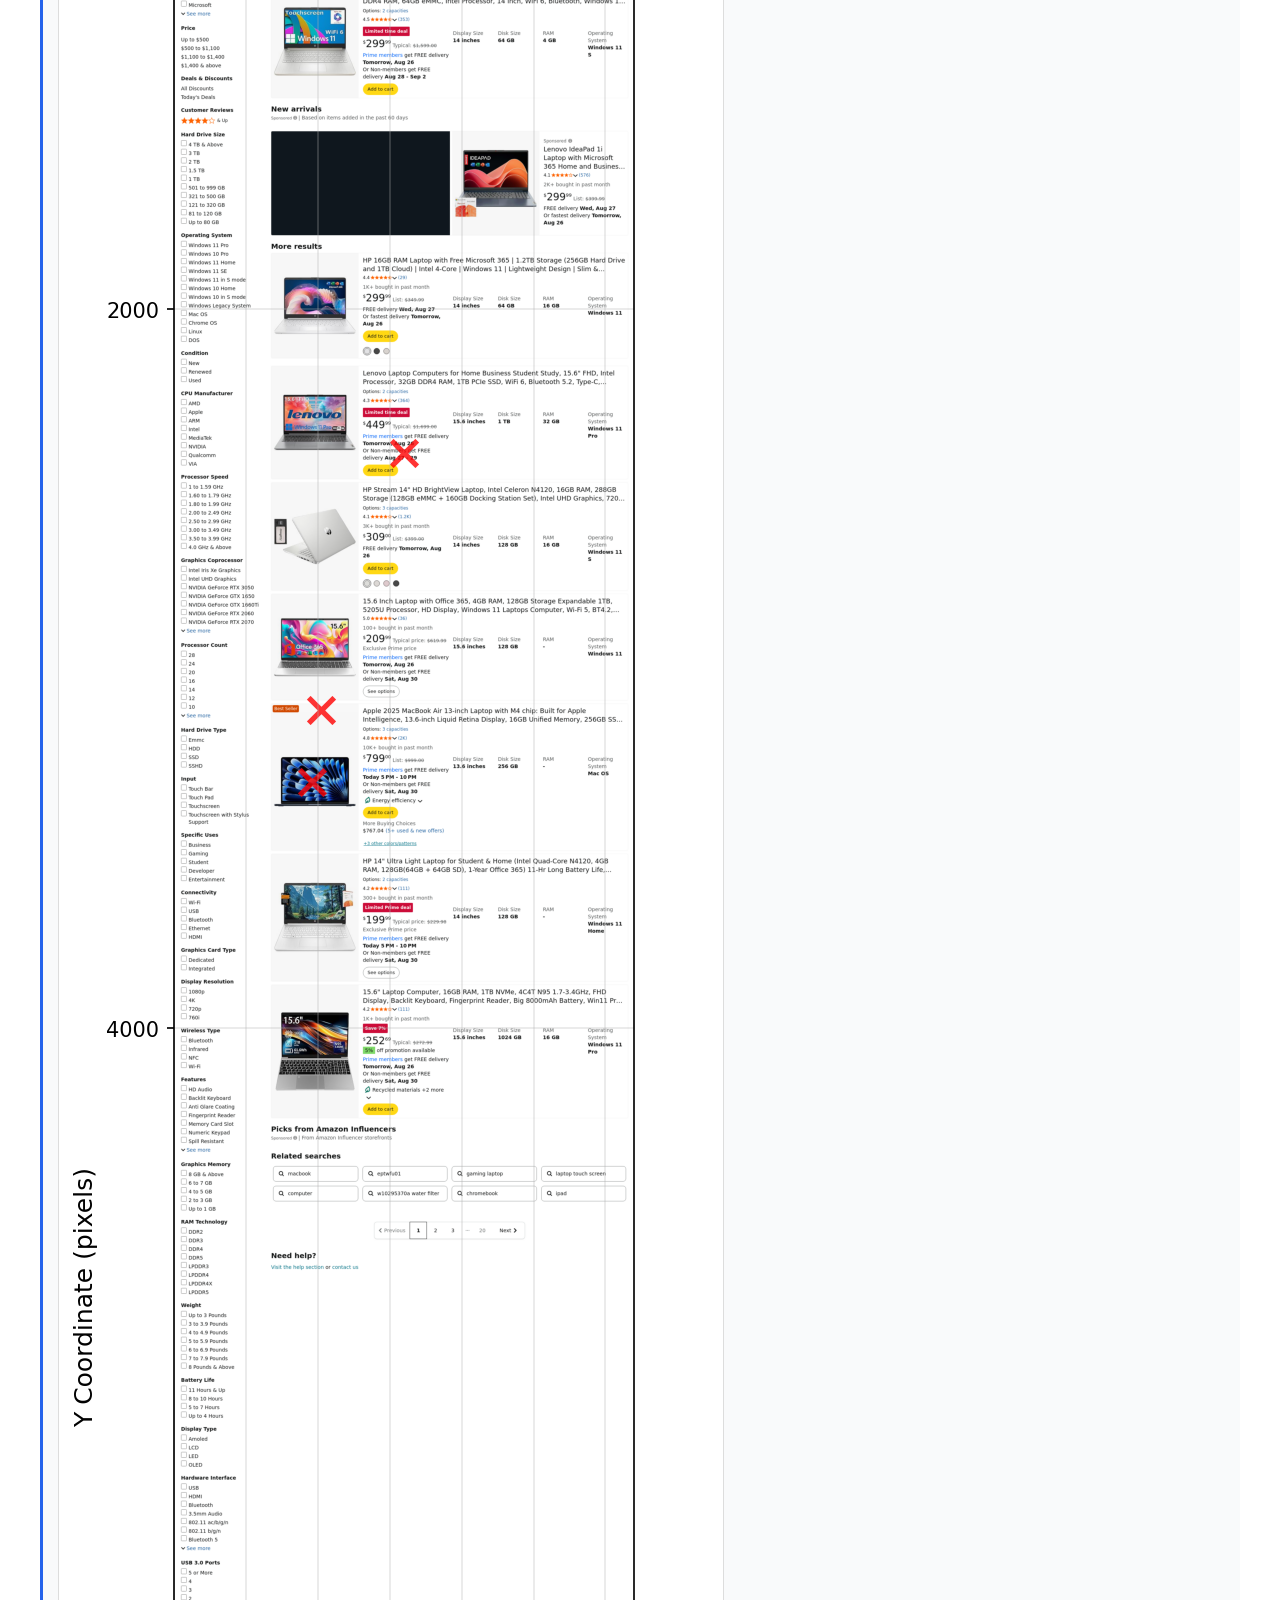
<file: test_images.html>
<!DOCTYPE html>
<html lang="zh-CN">
<head>
  <meta charset="UTF-8">
  <title>图片显示测试</title>
  <style>
    body { font-family: sans-serif; padding: 20px; max-width: 1200px; margin: 0 auto; }
    h1 { color: #2563eb; }
    .test-item { margin: 20px 0; padding: 15px; background: #f9fafb; border-radius: 8px; border-left: 3px solid #2563eb; }
    .status { padding: 4px 8px; border-radius: 4px; font-weight: bold; }
    .success { background: #d1fae5; color: #065f46; }
    .error { background: #fee2e2; color: #991b1b; }
    img { max-width: 100%; height: auto; border: 1px solid #ddd; margin-top: 10px; }
    iframe { width: 100%; height: 400px; border: 1px solid #ddd; margin-top: 10px; }
  </style>
</head>
<body>
  <h1>🔍 图片和PDF显示测试</h1>
  <p>此页面用于测试所有图片和PDF文件是否能正确加载。</p>

  <div class="test-item">
    <h3>1. Workflow PDF <span class="status success" id="status-workflow">测试中...</span></h3>
    <p>路径: <code>images/workflow_newnew.pdf</code></p>
    <iframe src="images/workflow_newnew.pdf" onload="document.getElementById('status-workflow').textContent='✓ 加载成功'" onerror="document.getElementById('status-workflow').className='status error'; document.getElementById('status-workflow').textContent='✗ 加载失败'"></iframe>
  </div>

  <div class="test-item">
    <h3>2. Heatmap P-value PDF <span class="status success" id="status-heatmap">测试中...</span></h3>
    <p>路径: <code>images/heatmap_pvalue.pdf</code></p>
    <iframe src="images/heatmap_pvalue.pdf" onload="document.getElementById('status-heatmap').textContent='✓ 加载成功'" onerror="document.getElementById('status-heatmap').className='status error'; document.getElementById('status-heatmap').textContent='✗ 加载失败'"></iframe>
  </div>

  <div class="test-item">
    <h3>3. Booking Click Heatmap <span class="status success" id="status-booking">测试中...</span></h3>
    <p>路径: <code>images/click_heatmap_booking_first_original.png</code></p>
    <img src="images/click_heatmap_booking_first_original.png" alt="Booking Heatmap" onload="document.getElementById('status-booking').textContent='✓ 加载成功'" onerror="document.getElementById('status-booking').className='status error'; document.getElementById('status-booking').textContent='✗ 加载失败'">
  </div>

  <div class="test-item">
    <h3>4. eBay Click Heatmap <span class="status success" id="status-ebay">测试中...</span></h3>
    <p>路径: <code>images/click_heatmap_ebay2_original_updated.png</code></p>
    <img src="images/click_heatmap_ebay2_original_updated.png" alt="eBay Heatmap" onload="document.getElementById('status-ebay').textContent='✓ 加载成功'" onerror="document.getElementById('status-ebay').className='status error'; document.getElementById('status-ebay').textContent='✗ 加载失败'">
  </div>

  <div class="test-item">
    <h3>5. NPR Click Heatmap <span class="status success" id="status-npr">测试中...</span></h3>
    <p>路径: <code>images/click_heatmap_npr_original.png</code></p>
    <img src="images/click_heatmap_npr_original.png" alt="NPR Heatmap" onload="document.getElementById('status-npr').textContent='✓ 加载成功'" onerror="document.getElementById('status-npr').className='status error'; document.getElementById('status-npr').textContent='✗ 加载失败'">
  </div>

  <div class="test-item">
    <h3>6. Amazon Distribution <span class="status success" id="status-amazon">测试中...</span></h3>
    <p>路径: <code>images/amazon_top_click_distribution.png</code></p>
    <img src="images/amazon_top_click_distribution.png" alt="Amazon Distribution" onload="document.getElementById('status-amazon').textContent='✓ 加载成功'" onerror="document.getElementById('status-amazon').className='status error'; document.getElementById('status-amazon').textContent='✗ 加载失败'">
  </div>

  <div class="test-item">
    <h3>7. Expedia Distribution <span class="status success" id="status-expedia">测试中...</span></h3>
    <p>路径: <code>images/expedia_top_click_distribution.png</code></p>
    <img src="images/expedia_top_click_distribution.png" alt="Expedia Distribution" onload="document.getElementById('status-expedia').textContent='✓ 加载成功'" onerror="document.getElementById('status-expedia').className='status error'; document.getElementById('status-expedia').textContent='✗ 加载失败'">
  </div>

  <div class="test-item">
    <h3>8. Best Variants Heatmap <span class="status success" id="status-best">测试中...</span></h3>
    <p>路径: <code>images/HEATMAP_BEST.png</code></p>
    <img src="images/HEATMAP_BEST.png" alt="Best Variants" onload="document.getElementById('status-best').textContent='✓ 加载成功'" onerror="document.getElementById('status-best').className='status error'; document.getElementById('status-best').textContent='✗ 加载失败'">
  </div>

  <div class="test-item">
    <h3>9. Worst Variants Heatmap <span class="status success" id="status-worst">测试中...</span></h3>
    <p>路径: <code>images/HEATMAP_WORST.png</code></p>
    <img src="images/HEATMAP_WORST.png" alt="Worst Variants" onload="document.getElementById('status-worst').textContent='✓ 加载成功'" onerror="document.getElementById('status-worst').className='status error'; document.getElementById('status-worst').textContent='✗ 加载失败'">
  </div>

  <div class="test-item">
    <h3>10. Booking Comprehensive Analysis <span class="status success" id="status-comprehensive">测试中...</span></h3>
    <p>路径: <code>images/click_heatmap_booking_first_original_comprehensive.png</code></p>
    <img src="images/click_heatmap_booking_first_original_comprehensive.png" alt="Booking Comprehensive" onload="document.getElementById('status-comprehensive').textContent='✓ 加载成功'" onerror="document.getElementById('status-comprehensive').className='status error'; document.getElementById('status-comprehensive').textContent='✗ 加载失败'">
  </div>

  <hr style="margin: 40px 0;">
  <h2>📝 诊断提示</h2>
  <ul>
    <li>如果所有项目显示"✓ 加载成功"，说明图片路径正确</li>
    <li>如果有"✗ 加载失败"，检查 images 文件夹中是否有对应文件</li>
    <li>PDF 在某些浏览器中可能显示为空白，这是正常的，点击"Open PDF in new tab"链接查看</li>
    <li>按 Ctrl+Shift+R 强制刷新页面以清除缓存</li>
  </ul>

</body>
</html>
</file>
<file: styles.css>
/* ===== CSS Variables ===== */
:root {
  --primary-color: #2563eb;
  --primary-hover: #1d4ed8;
  --text-primary: #1f2937;
  --text-secondary: #6b7280;
  --bg-light: #f9fafb;
  --bg-white: #ffffff;
  --border-color: #e5e7eb;
  --shadow: 0 1px 3px rgba(0, 0, 0, 0.1);
  --shadow-lg: 0 10px 30px rgba(0, 0, 0, 0.1);
  --font-sans: -apple-system, BlinkMacSystemFont, "Segoe UI", Roboto, Helvetica, Arial, sans-serif;
  --font-mono: "SF Mono", Monaco, "Cascadia Code", "Roboto Mono", Consolas, monospace;
}

/* ===== Global Styles ===== */
* {
  box-sizing: border-box;
  margin: 0;
  padding: 0;
}

body {
  font-family: var(--font-sans);
  color: var(--text-primary);
  line-height: 1.6;
  background: var(--bg-light);
}

/* Image Loading Optimization */
img {
  max-width: 100%;
  height: auto;
  display: block;
}

img[loading="lazy"] {
  background: linear-gradient(90deg, #f0f0f0 25%, #e0e0e0 50%, #f0f0f0 75%);
  background-size: 200% 100%;
  animation: loading 1.5s infinite;
  min-height: 100px;
}

@keyframes loading {
  0% { background-position: 200% 0; }
  100% { background-position: -200% 0; }
}

img[loading="lazy"].loaded {
  animation: none;
  background: transparent;
}

.container {
  max-width: 1100px;
  margin: 0 auto;
  padding: 0 20px;
}

h1, h2, h3, h4 {
  font-weight: 700;
  line-height: 1.2;
}

h2 {
  font-size: 2rem;
  margin-bottom: 1.5rem;
  color: var(--text-primary);
}

h3 {
  font-size: 1.5rem;
  margin-bottom: 1rem;
}

/* ===== Hero Section ===== */
.hero {
  background: linear-gradient(135deg, #667eea 0%, #764ba2 100%);
  color: white;
  padding: 80px 0 60px;
  text-align: center;
}

.title {
  font-size: 3.5rem;
  margin-bottom: 1rem;
  font-weight: 800;
  letter-spacing: -0.02em;
}

.subtitle {
  font-size: 1.5rem;
  font-weight: 400;
  margin-bottom: 2rem;
  opacity: 0.95;
  max-width: 800px;
  margin-left: auto;
  margin-right: auto;
}

.authors {
  margin: 2rem 0 1rem;
  font-size: 1.1rem;
}

.author {
  display: inline-block;
  margin: 0 0.75rem;
  font-weight: 500;
}

.author sup {
  margin-left: 2px;
}

.affiliations {
  margin-bottom: 2.5rem;
  font-size: 0.95rem;
  opacity: 0.9;
}

.affiliation {
  display: inline-block;
  margin: 0 1rem;
}

.links {
  display: flex;
  gap: 1rem;
  justify-content: center;
  flex-wrap: wrap;
}

.btn {
  display: inline-flex;
  align-items: center;
  gap: 0.5rem;
  padding: 12px 24px;
  background: white;
  color: var(--primary-color);
  text-decoration: none;
  border-radius: 8px;
  font-weight: 600;
  transition: all 0.2s;
  box-shadow: var(--shadow);
}

.btn:hover {
  transform: translateY(-2px);
  box-shadow: var(--shadow-lg);
  background: #f9fafb;
}

/* ===== Section Styles ===== */
.section {
  padding: 60px 0;
  background: var(--bg-white);
  margin: 20px 0;
}

.section:nth-child(even) {
  background: var(--bg-light);
}

.abstract-section {
  background: white;
}

.abstract-text {
  font-size: 1.1rem;
  line-height: 1.8;
  color: var(--text-secondary);
  max-width: 900px;
  margin: 0 auto;
  text-align: justify;
}

/* ===== Method Section ===== */
.method-content {
  max-width: 900px;
  margin: 0 auto;
}

.method-image {
  width: 100%;
  height: auto;
  margin: 2rem 0;
  border-radius: 12px;
  box-shadow: var(--shadow-lg);
  border: 1px solid var(--border-color);
}

.method-description {
  font-size: 1.1rem;
  margin-bottom: 1.5rem;
  color: var(--text-secondary);
}

.method-steps {
  list-style: none;
  counter-reset: step-counter;
  padding-left: 0;
}

.method-steps li {
  counter-increment: step-counter;
  margin-bottom: 1.5rem;
  padding-left: 3rem;
  position: relative;
  font-size: 1.05rem;
  color: var(--text-secondary);
}

.method-steps li::before {
  content: counter(step-counter);
  position: absolute;
  left: 0;
  top: 0;
  background: var(--primary-color);
  color: white;
  width: 2rem;
  height: 2rem;
  border-radius: 50%;
  display: flex;
  align-items: center;
  justify-content: center;
  font-weight: 700;
  font-size: 1rem;
}

/* ===== Findings Section ===== */
.findings-grid {
  display: grid;
  grid-template-columns: repeat(auto-fit, minmax(300px, 1fr));
  gap: 2rem;
  margin-top: 2rem;
}

.finding-card {
  background: white;
  padding: 2rem;
  border-radius: 12px;
  box-shadow: var(--shadow);
  border: 1px solid var(--border-color);
  transition: all 0.3s;
}

.finding-card:hover {
  transform: translateY(-4px);
  box-shadow: var(--shadow-lg);
}

.finding-icon {
  font-size: 3rem;
  margin-bottom: 1rem;
}

.finding-card h3 {
  color: var(--primary-color);
  margin-bottom: 0.75rem;
}

.finding-card p {
  color: var(--text-secondary);
  line-height: 1.6;
}

/* ===== Variant Overview Styles ===== */
.variant-overview {
  margin-top: 3rem;
  padding: 2rem;
  background: var(--bg-light);
  border-radius: 12px;
  border: 1px solid var(--border-color);
}

.variant-grid {
  display: grid;
  grid-template-columns: repeat(auto-fit, minmax(200px, 1fr));
  gap: 1rem;
}

.variant-item {
  padding: 1rem;
  background: white;
  border-radius: 8px;
  text-align: center;
  border: 1px solid var(--border-color);
  transition: all 0.2s;
}

.variant-item:hover {
  transform: translateY(-2px);
  box-shadow: var(--shadow);
  border-color: var(--primary-color);
}

.variant-item strong {
  color: var(--primary-color);
  font-size: 1rem;
  display: block;
}

.variant-item p {
  margin: 0.5rem 0 0;
  font-size: 0.9rem;
  color: var(--text-secondary);
}

/* ===== Results Section ===== */
.result-block {
  margin: 3rem 0;
}

.result-block h3 {
  margin-bottom: 2rem;
  text-align: center;
  color: var(--text-primary);
}

.result-intro {
  text-align: center;
  color: var(--text-secondary);
  max-width: 800px;
  margin: 0 auto 2rem;
  font-size: 1.05rem;
  line-height: 1.7;
}

.image-grid {
  display: grid;
  grid-template-columns: repeat(auto-fit, minmax(400px, 1fr));
  gap: 2rem;
  margin-top: 2rem;
}

.image-grid-3 {
  display: grid;
  grid-template-columns: repeat(auto-fit, minmax(300px, 1fr));
  gap: 1.5rem;
  margin-top: 2rem;
}

.single-image {
  max-width: 900px;
  margin: 0 auto;
}

.result-image img,
.single-image img {
  width: 100%;
  height: auto;
  border-radius: 8px;
  box-shadow: var(--shadow);
  border: 1px solid var(--border-color);
  transition: transform 0.3s;
}

.result-image img:hover,
.single-image img:hover {
  transform: scale(1.02);
  box-shadow: var(--shadow-lg);
}

.caption {
  text-align: center;
  margin-top: 0.75rem;
  color: var(--text-secondary);
  font-size: 0.95rem;
  font-style: italic;
}

/* ===== PDF Viewer Styles ===== */
.pdf-container {
  width: 100%;
  max-width: 1000px;
  margin: 2rem auto;
  border: 1px solid var(--border-color);
  border-radius: 12px;
  overflow: hidden;
  box-shadow: var(--shadow-lg);
  background: white;
}

.pdf-viewer {
  width: 100%;
  height: 600px;
  border: none;
  display: block;
}

.pdf-caption {
  text-align: center;
  padding: 1rem;
  background: var(--bg-light);
  margin: 0;
  border-top: 1px solid var(--border-color);
}

.pdf-link {
  display: inline-flex;
  align-items: center;
  gap: 0.5rem;
  color: var(--primary-color);
  text-decoration: none;
  font-weight: 600;
  font-size: 0.95rem;
  transition: all 0.2s;
}

.pdf-link:hover {
  color: var(--primary-hover);
  text-decoration: underline;
}

.pdf-link i {
  font-size: 0.85rem;
}

/* ===== Citation Section ===== */
.citation-section {
  background: var(--bg-light);
}

.bibtex-container {
  position: relative;
  max-width: 800px;
  margin: 0 auto;
}

.bibtex-container pre {
  background: #1f2937;
  color: #e5e7eb;
  padding: 1.5rem;
  border-radius: 8px;
  overflow-x: auto;
  font-family: var(--font-mono);
  font-size: 0.9rem;
  line-height: 1.6;
}

.bibtex-container code {
  font-family: var(--font-mono);
}

.copy-btn {
  position: absolute;
  top: 1rem;
  right: 1rem;
  padding: 8px 16px;
  background: var(--primary-color);
  color: white;
  border: none;
  border-radius: 6px;
  cursor: pointer;
  font-size: 0.9rem;
  display: flex;
  align-items: center;
  gap: 0.5rem;
  transition: all 0.2s;
}

.copy-btn:hover {
  background: var(--primary-hover);
}

/* ===== Footer ===== */
.footer {
  background: #1f2937;
  color: white;
  padding: 2rem 0;
  text-align: center;
  margin-top: 3rem;
}

.footer p {
  margin: 0;
  opacity: 0.8;
}

/* ===== Responsive ===== */
@media (max-width: 768px) {
  .title {
    font-size: 2.5rem;
  }
  
  .subtitle {
    font-size: 1.2rem;
  }
  
  .author {
    display: block;
    margin: 0.5rem 0;
  }
  
  .image-grid,
  .image-grid-3 {
    grid-template-columns: 1fr;
  }
  
  .findings-grid {
    grid-template-columns: 1fr;
  }
  
  .pdf-viewer {
    height: 400px;
  }
}
</file>
